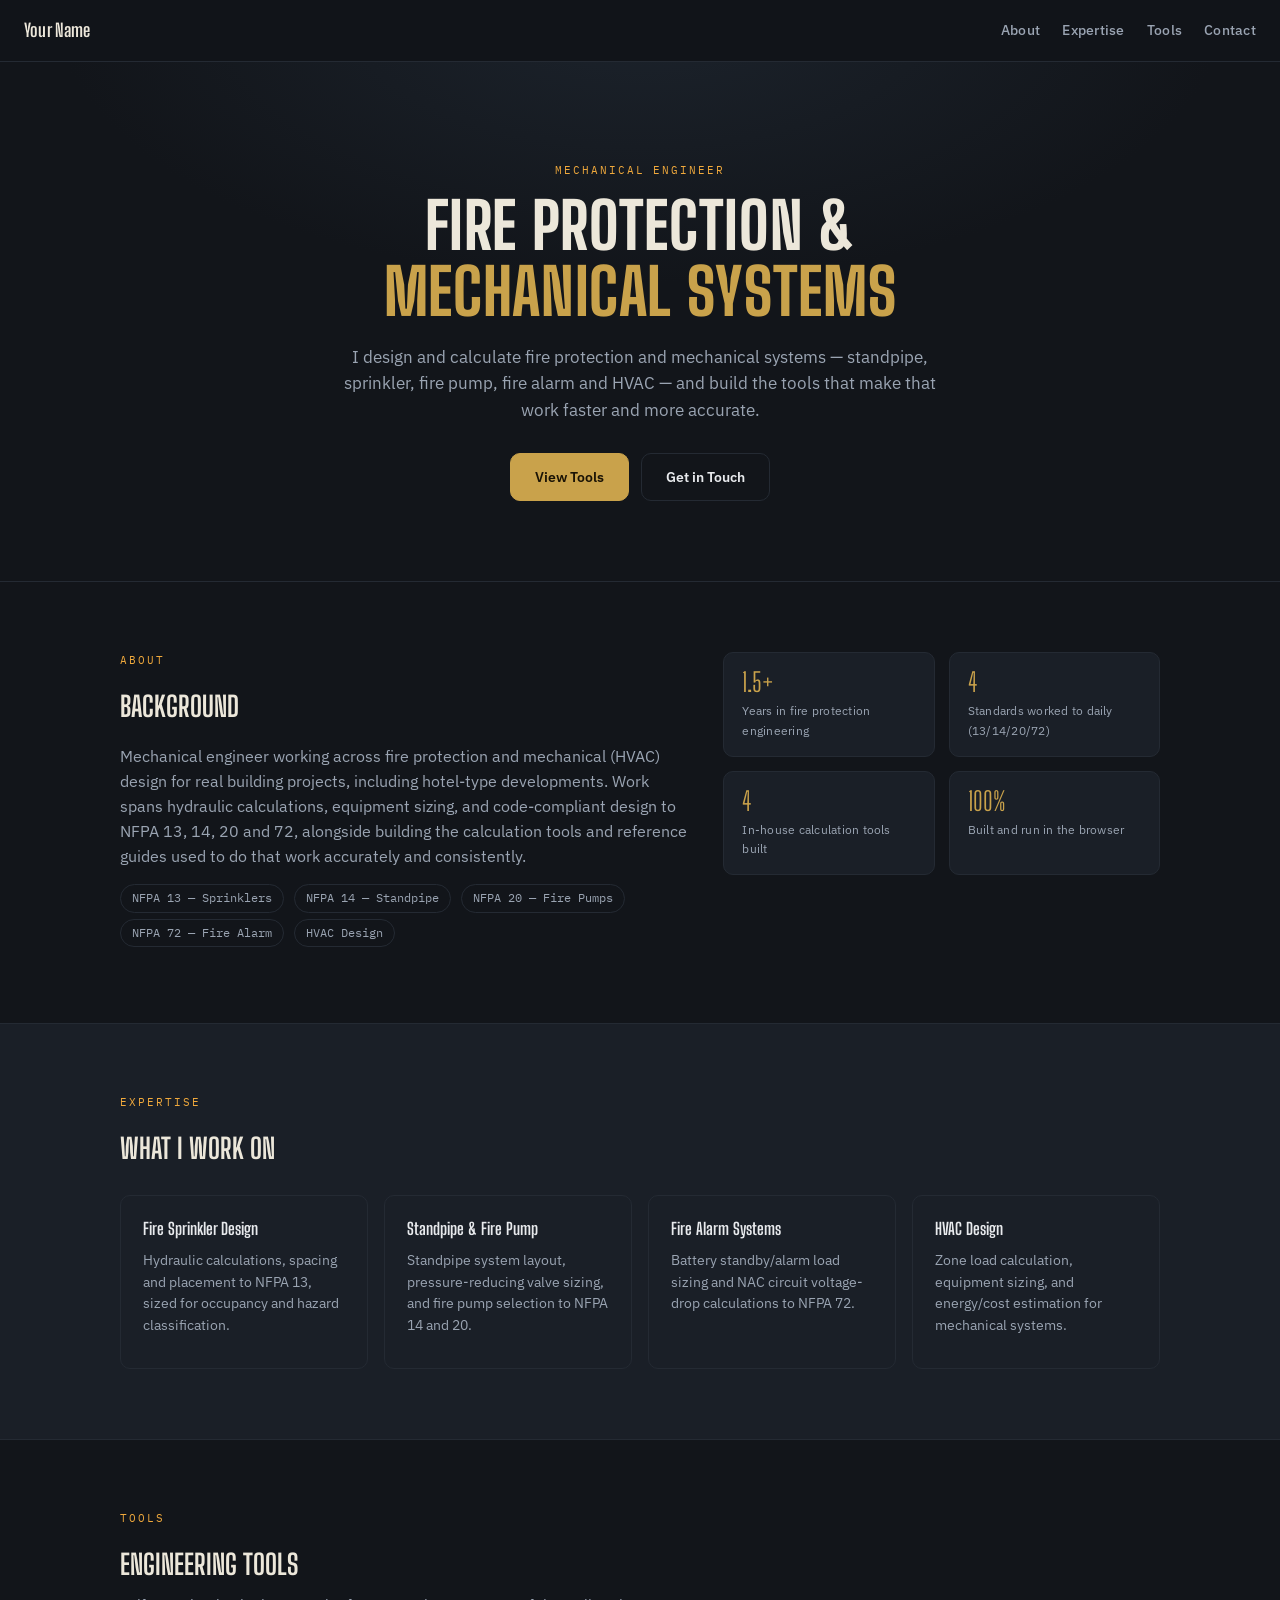
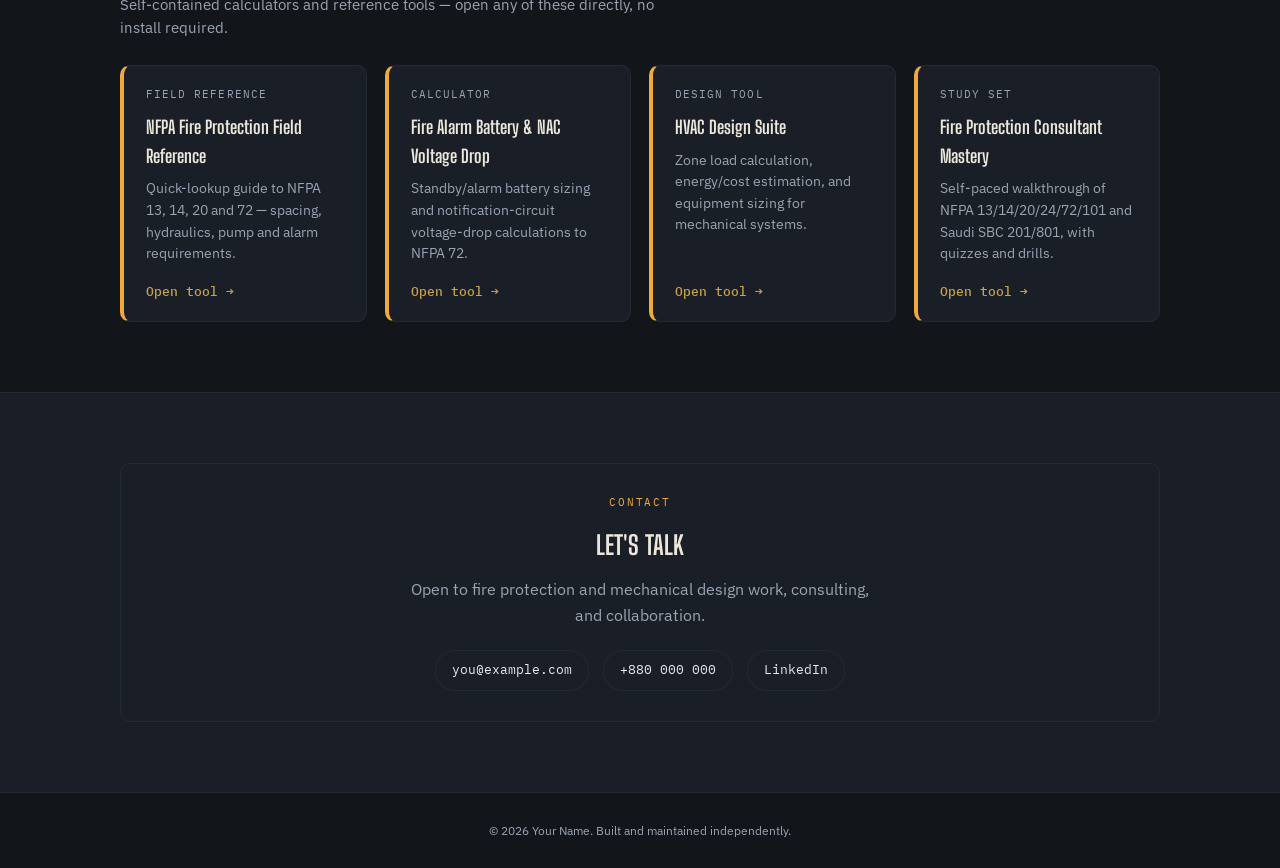
<file: index.html>
<!doctype html>
<html lang="en">
<head>
<meta charset="utf-8">
<meta name="viewport" content="width=device-width,initial-scale=1">
<title>Mechanical Engineer — Portfolio</title>
<meta name="description" content="Mechanical engineer specializing in fire protection systems — standpipe, sprinkler, fire pump, fire alarm and HVAC design tools.">
<link rel="preconnect" href="https://fonts.googleapis.com">
<link rel="preconnect" href="https://fonts.gstatic.com" crossorigin>
<link href="https://fonts.googleapis.com/css2?family=Big+Shoulders+Display:wght@600;700;800;900&family=IBM+Plex+Sans:wght@400;500;600;700&family=IBM+Plex+Mono:wght@400;500;600&display=swap" rel="stylesheet">
<style>
  :root{
    --ink:#12151a;
    --ink2:#1a1f27;
    --panel:#1a1f27;
    --panel2:#20262f;
    --panel-raised:#242b35;
    --line:#2d333d;
    --line-soft:#242a33;
    --paper:#ece7da;
    --paper-dim:#d9d2c0;
    --alarm:#e0524a;
    --amber:#f0a93c;
    --safe:#3ecf6e;
    --brass:#c9a24b;
    --blue:#5b9bd9;
    --ink-text:#e8eaed;
    --ink-text-dim:#9aa4b2;
    --radius:10px;
    --display:'Big Shoulders Display', sans-serif;
    --body:'IBM Plex Sans', system-ui, -apple-system, sans-serif;
    --mono:'IBM Plex Mono', 'Courier New', monospace;
  }
  *{box-sizing:border-box;}
  html{scroll-behavior:smooth;}
  body{
    margin:0;
    background:var(--ink);
    color:var(--ink-text);
    font-family:var(--body);
    line-height:1.6;
    -webkit-font-smoothing:antialiased;
  }
  a{color:var(--brass); text-decoration:none;}
  a:hover{text-decoration:underline;}
  img{max-width:100%;}
  section{padding:70px 24px;}
  .wrap{max-width:1040px; margin:0 auto;}

  .eyebrow{
    font-family:var(--mono); font-size:11px; letter-spacing:.18em;
    color:var(--amber); text-transform:uppercase; margin:0 0 14px;
  }
  h1,h2,h3{font-family:var(--display); margin:0; color:var(--paper);}
  .tag{
    display:inline-block; font-family:var(--mono); font-size:11.5px;
    padding:4px 11px; border-radius:20px; border:1px solid var(--line-soft);
    color:var(--ink-text-dim); margin:0 6px 6px 0;
  }

  /* ===== Nav ===== */
  nav.topnav{
    position:sticky; top:0; z-index:50;
    display:flex; align-items:center; justify-content:space-between;
    padding:16px 24px;
    background:rgba(18,21,26,.9);
    backdrop-filter:blur(6px);
    border-bottom:1px solid var(--line-soft);
  }
  nav.topnav .brand{
    font-family:var(--display); font-weight:700; font-size:18px; color:var(--paper);
    letter-spacing:.01em;
  }
  nav.topnav .links{display:flex; gap:22px;}
  nav.topnav .links a{
    color:var(--ink-text-dim); font-size:13.5px; font-weight:500;
    text-decoration:none; letter-spacing:.02em;
  }
  nav.topnav .links a:hover{color:var(--paper);}

  /* ===== Hero ===== */
  .hero{
    padding:100px 24px 80px;
    text-align:center;
    background:
      radial-gradient(ellipse 900px 420px at 50% -10%, #1c232c 0%, var(--ink) 65%);
    border-bottom:1px solid var(--line-soft);
  }
  .hero .eyebrow{justify-content:center; display:flex;}
  .hero h1{
    font-size:clamp(38px, 6vw, 64px);
    font-weight:800;
    text-transform:uppercase;
    letter-spacing:.01em;
    line-height:1.02;
  }
  .hero h1 span{color:var(--brass);}
  .hero p.lede{
    max-width:600px; margin:20px auto 0;
    color:var(--ink-text-dim); font-size:16.5px;
  }
  .hero .cta-row{
    display:flex; gap:12px; justify-content:center; margin-top:30px; flex-wrap:wrap;
  }
  .btn{
    display:inline-block;
    font-family:var(--body); font-weight:600; font-size:14px;
    padding:12px 24px; border-radius:var(--radius);
    text-decoration:none;
    border:1px solid var(--line-soft);
  }
  .btn-primary{background:var(--brass); color:#1a1305; border-color:var(--brass);}
  .btn-primary:hover{background:#dbb35f; text-decoration:none;}
  .btn-ghost{color:var(--ink-text); border-color:var(--line-soft);}
  .btn-ghost:hover{border-color:var(--brass); color:var(--brass); text-decoration:none;}

  /* ===== About ===== */
  .about-grid{
    display:grid; grid-template-columns:1.3fr 1fr; gap:36px; align-items:start;
  }
  .about-grid p{color:var(--ink-text-dim); font-size:15.5px; max-width:60ch;}
  .stat-list{display:grid; grid-template-columns:1fr 1fr; gap:14px;}
  .stat{
    background:var(--panel); border:1px solid var(--line-soft); border-radius:var(--radius);
    padding:16px 18px;
  }
  .stat .num{font-family:var(--display); font-size:26px; color:var(--brass); line-height:1;}
  .stat .label{font-size:12px; color:var(--ink-text-dim); margin-top:6px; letter-spacing:.02em;}

  /* ===== Expertise ===== */
  .exp-grid{
    display:grid; grid-template-columns:repeat(auto-fit, minmax(230px,1fr)); gap:16px;
  }
  .exp-card{
    background:var(--panel); border:1px solid var(--line-soft); border-radius:var(--radius);
    padding:20px 22px;
  }
  .exp-card h3{font-size:16.5px; margin-bottom:8px; color:var(--ink-text); text-transform:none;}
  .exp-card p{font-size:13.5px; color:var(--ink-text-dim); margin:0 0 12px;}

  /* ===== Tools ===== */
  .tools-grid{
    display:grid; grid-template-columns:repeat(auto-fit, minmax(240px,1fr)); gap:18px;
  }
  .tool-card{
    display:flex; flex-direction:column;
    background:var(--panel); border:1px solid var(--line-soft); border-left:4px solid var(--amber);
    border-radius:var(--radius); padding:20px 22px;
    transition:transform .15s ease, border-color .15s ease;
  }
  .tool-card:hover{transform:translateY(-3px); border-left-color:var(--brass);}
  .tool-card .tool-kind{font-family:var(--mono); font-size:10.5px; letter-spacing:.1em; text-transform:uppercase; color:var(--ink-text-dim); margin-bottom:10px;}
  .tool-card h3{font-size:18px; margin-bottom:8px; text-transform:none;}
  .tool-card p{font-size:13.5px; color:var(--ink-text-dim); flex:1; margin:0 0 16px;}
  .tool-card .open{
    font-family:var(--mono); font-size:12.5px; font-weight:500; color:var(--brass);
    display:inline-flex; align-items:center; gap:6px;
  }
  .tool-card:hover .open{text-decoration:underline;}

  /* ===== Contact ===== */
  .contact-card{
    background:var(--panel); border:1px solid var(--line-soft); border-radius:var(--radius);
    padding:30px 28px; text-align:center;
  }
  .contact-card h2{font-size:26px; text-transform:uppercase;}
  .contact-card p{color:var(--ink-text-dim); max-width:46ch; margin:10px auto 22px;}
  .contact-links{display:flex; gap:14px; justify-content:center; flex-wrap:wrap;}
  .contact-links a{
    font-family:var(--mono); font-size:13px; padding:9px 16px; border:1px solid var(--line-soft);
    border-radius:20px; color:var(--ink-text);
  }
  .contact-links a:hover{border-color:var(--brass); color:var(--brass); text-decoration:none;}

  footer{
    text-align:center; padding:28px 24px; font-size:12px; color:var(--ink-text-dim);
    border-top:1px solid var(--line-soft);
  }

  @media (max-width:720px){
    .about-grid{grid-template-columns:1fr;}
    nav.topnav .links{gap:14px;}
    section{padding:50px 18px;}
  }
</style>
</head>
<body>

<nav class="topnav">
  <div class="brand"><!-- EDIT: your name/initials --> Your Name</div>
  <div class="links">
    <a href="#about">About</a>
    <a href="#expertise">Expertise</a>
    <a href="#tools">Tools</a>
    <a href="#contact">Contact</a>
  </div>
</nav>

<header class="hero">
  <div class="eyebrow">Mechanical Engineer</div>
  <h1>Fire Protection &amp;<br><span>Mechanical Systems</span></h1>
  <p class="lede"><!-- EDIT: your tagline -->
    I design and calculate fire protection and mechanical systems — standpipe, sprinkler,
    fire pump, fire alarm and HVAC — and build the tools that make that work faster and more accurate.
  </p>
  <div class="cta-row">
    <a href="#tools" class="btn btn-primary">View Tools</a>
    <a href="#contact" class="btn btn-ghost">Get in Touch</a>
  </div>
</header>

<section id="about">
  <div class="wrap about-grid">
    <div>
      <div class="eyebrow">About</div>
      <h2 style="text-transform:uppercase; font-size:28px; margin-bottom:14px;">Background</h2>
      <p><!-- EDIT: your bio -->
        Mechanical engineer working across fire protection and mechanical (HVAC) design for
        real building projects, including hotel-type developments. Work spans hydraulic
        calculations, equipment sizing, and code-compliant design to NFPA 13, 14, 20 and 72,
        alongside building the calculation tools and reference guides used to do that work
        accurately and consistently.
      </p>
      <div style="margin-top:16px;">
        <span class="tag">NFPA 13 — Sprinklers</span>
        <span class="tag">NFPA 14 — Standpipe</span>
        <span class="tag">NFPA 20 — Fire Pumps</span>
        <span class="tag">NFPA 72 — Fire Alarm</span>
        <span class="tag">HVAC Design</span>
      </div>
    </div>
    <div class="stat-list">
      <div class="stat"><div class="num">1.5+</div><div class="label">Years in fire protection engineering</div></div>
      <div class="stat"><div class="num">4</div><div class="label">Standards worked to daily (13/14/20/72)</div></div>
      <div class="stat"><div class="num">4</div><div class="label">In-house calculation tools built</div></div>
      <div class="stat"><div class="num">100%</div><div class="label">Built and run in the browser</div></div>
    </div>
  </div>
</section>

<section id="expertise" style="background:var(--ink2); border-top:1px solid var(--line-soft); border-bottom:1px solid var(--line-soft);">
  <div class="wrap">
    <div class="eyebrow">Expertise</div>
    <h2 style="text-transform:uppercase; font-size:28px; margin-bottom:24px;">What I Work On</h2>
    <div class="exp-grid">
      <div class="exp-card">
        <h3>Fire Sprinkler Design</h3>
        <p>Hydraulic calculations, spacing and placement to NFPA 13, sized for occupancy and hazard classification.</p>
      </div>
      <div class="exp-card">
        <h3>Standpipe &amp; Fire Pump</h3>
        <p>Standpipe system layout, pressure-reducing valve sizing, and fire pump selection to NFPA 14 and 20.</p>
      </div>
      <div class="exp-card">
        <h3>Fire Alarm Systems</h3>
        <p>Battery standby/alarm load sizing and NAC circuit voltage-drop calculations to NFPA 72.</p>
      </div>
      <div class="exp-card">
        <h3>HVAC Design</h3>
        <p>Zone load calculation, equipment sizing, and energy/cost estimation for mechanical systems.</p>
      </div>
    </div>
  </div>
</section>

<section id="tools">
  <div class="wrap">
    <div class="eyebrow">Tools</div>
    <h2 style="text-transform:uppercase; font-size:28px; margin-bottom:6px;">Engineering Tools</h2>
    <p style="color:var(--ink-text-dim); font-size:14.5px; margin:0 0 26px; max-width:60ch;">
      Self-contained calculators and reference tools — open any of these directly, no install required.
    </p>
    <div class="tools-grid">
      <a class="tool-card" href="fire_rules_V3.html">
        <div class="tool-kind">Field Reference</div>
        <h3>NFPA Fire Protection Field Reference</h3>
        <p>Quick-lookup guide to NFPA 13, 14, 20 and 72 — spacing, hydraulics, pump and alarm requirements.</p>
        <span class="open">Open tool →</span>
      </a>
      <a class="tool-card" href="fire_alarm_battery_NAC_voltage_drop_.html">
        <div class="tool-kind">Calculator</div>
        <h3>Fire Alarm Battery &amp; NAC Voltage Drop</h3>
        <p>Standby/alarm battery sizing and notification-circuit voltage-drop calculations to NFPA 72.</p>
        <span class="open">Open tool →</span>
      </a>
      <a class="tool-card" href="hvac_design_suite_V6.html">
        <div class="tool-kind">Design Tool</div>
        <h3>HVAC Design Suite</h3>
        <p>Zone load calculation, energy/cost estimation, and equipment sizing for mechanical systems.</p>
        <span class="open">Open tool →</span>
      </a>
      <a class="tool-card" href="fire_protection_consultant_mastery_all_levels.html">
        <div class="tool-kind">Study Set</div>
        <h3>Fire Protection Consultant Mastery</h3>
        <p>Self-paced walkthrough of NFPA 13/14/20/24/72/101 and Saudi SBC 201/801, with quizzes and drills.</p>
        <span class="open">Open tool →</span>
      </a>
    </div>
  </div>
</section>

<section id="contact" style="background:var(--ink2); border-top:1px solid var(--line-soft);">
  <div class="wrap">
    <div class="contact-card">
      <div class="eyebrow" style="justify-content:center; display:flex;">Contact</div>
      <h2>Let's Talk</h2>
      <p><!-- EDIT: your contact blurb -->
        Open to fire protection and mechanical design work, consulting, and collaboration.
      </p>
      <div class="contact-links">
        <a href="mailto:you@example.com"><!-- EDIT --> you@example.com</a>
        <a href="tel:+8800000000"><!-- EDIT --> +880 000 000</a>
        <a href="https://linkedin.com/in/yourprofile" target="_blank" rel="noopener"><!-- EDIT --> LinkedIn</a>
      </div>
    </div>
  </div>
</section>

<footer>
  &copy; <span id="year"></span> <!-- EDIT: your name -->Your Name. Built and maintained independently.
</footer>

<script>
  document.getElementById("year").textContent = new Date().getFullYear();
</script>
</body>
</html>
</file>
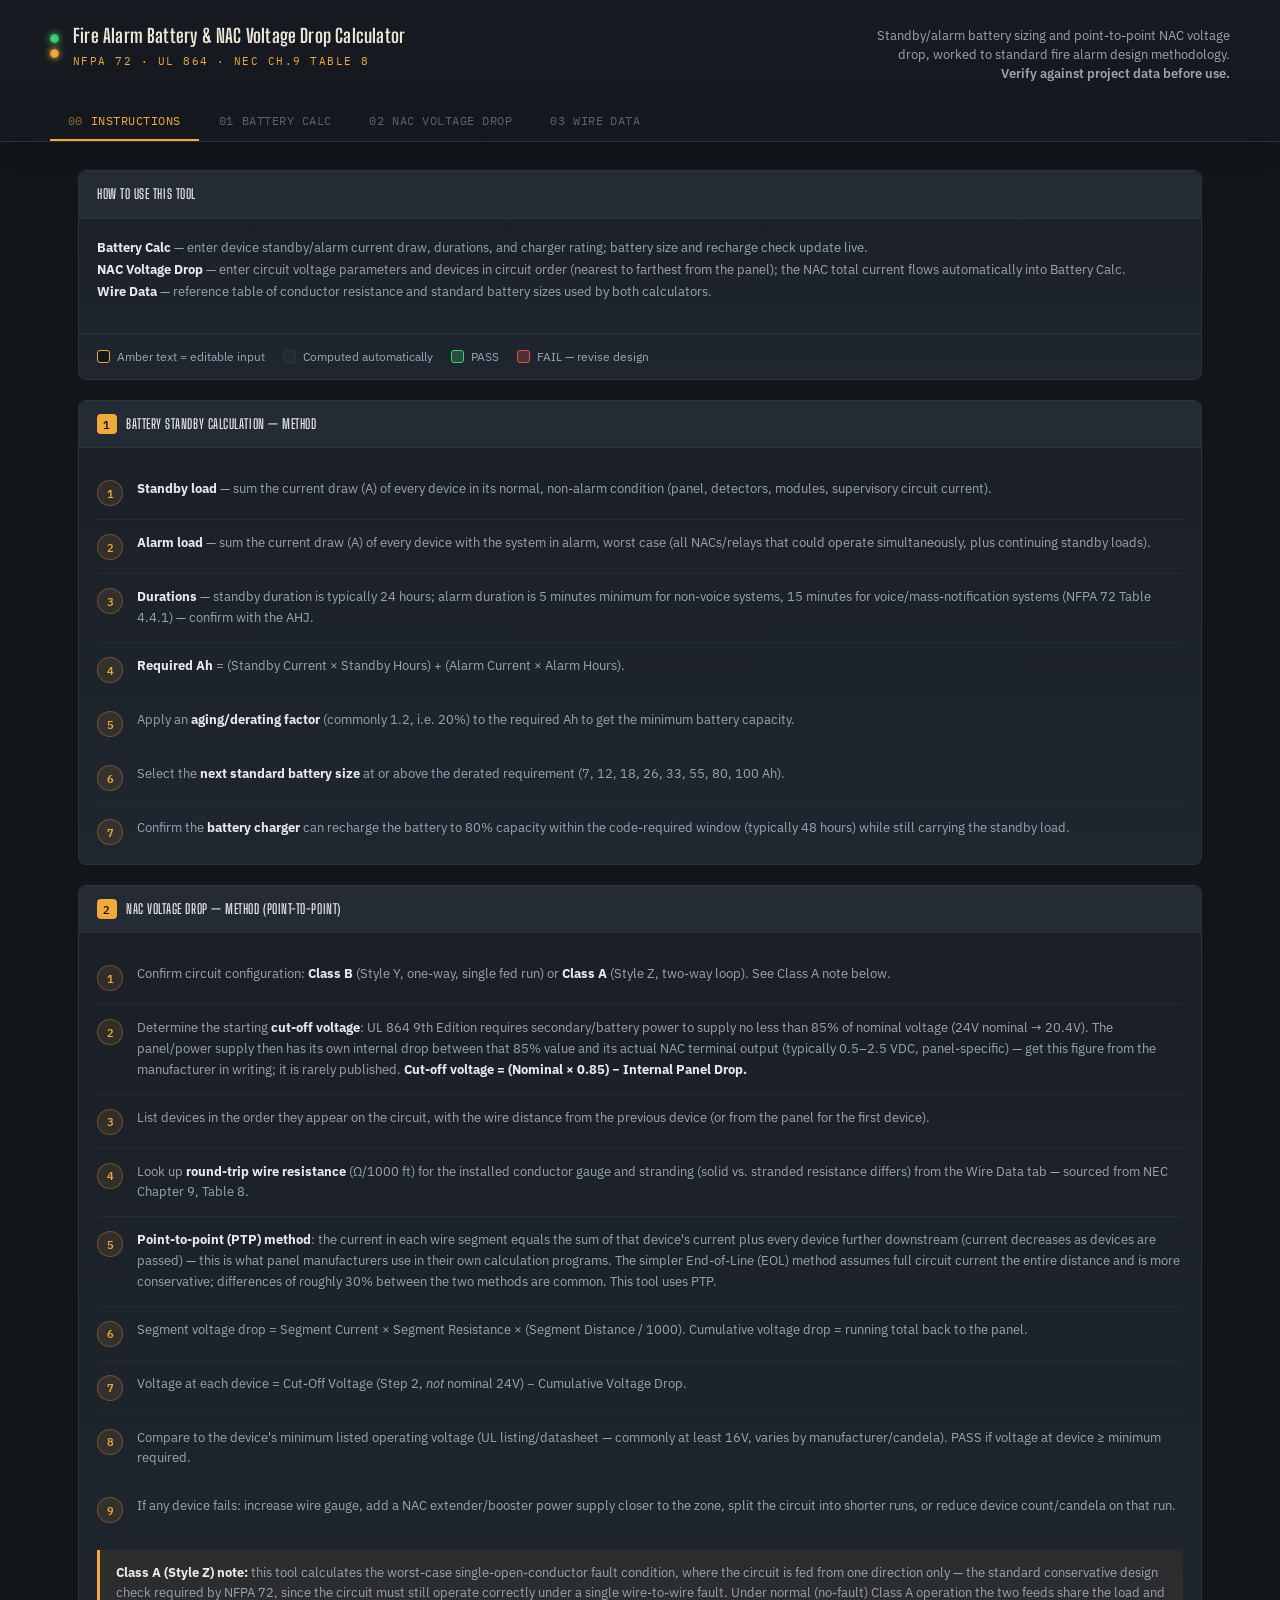
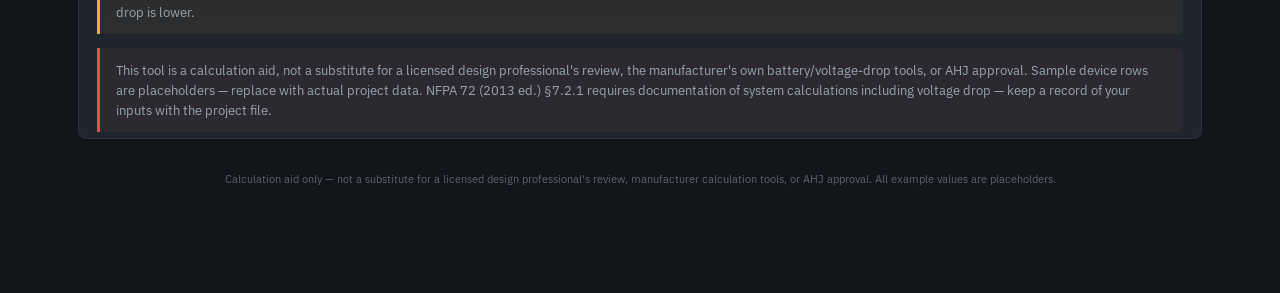
<file: fire_alarm_battery_NAC_voltage_drop_.html>
<!DOCTYPE html>
<html lang="en">
<head>
<meta charset="UTF-8">
<meta name="viewport" content="width=device-width, initial-scale=1.0">
<title>Fire Alarm Battery &amp; NAC Voltage Drop Calculator</title>
<link rel="preconnect" href="https://fonts.googleapis.com">
<link rel="preconnect" href="https://fonts.gstatic.com" crossorigin>
<link href="https://fonts.googleapis.com/css2?family=Big+Shoulders+Display:wght@600;700;800;900&family=IBM+Plex+Sans:wght@400;500;600;700&family=IBM+Plex+Mono:wght@400;500;600&display=swap" rel="stylesheet">
<style>
:root{
  --bg:#12151a;
  --panel:#1a1f27;
  --panel-alt:#20262f;
  --panel-raised:#242b35;
  --border:#2d333d;
  --border-soft:#242a33;
  --text:#e8eaed;
  --text-dim:#9aa4b2;
  --text-faint:#5b6472;
  --amber:#f0a93c;
  --amber-dim:#8a6a2e;
  --brass:#c9a24b;
  --paper:#ece7da;
  --green:#3ecf6e;
  --red:#e0524a;
  --blue:#5b9bd9;
  --mono:'IBM Plex Mono', ui-monospace, monospace;
  --sans:'IBM Plex Sans', system-ui, sans-serif;
  --display:'Big Shoulders Display', var(--sans);
  --radius:8px;
}
*{box-sizing:border-box;}
html,body{margin:0;padding:0;}
body{
  background:
    radial-gradient(ellipse 1200px 600px at 50% -10%, #1c2129 0%, var(--bg) 55%);
  color:var(--text);
  font-family:var(--sans);
  font-size:14px;
  line-height:1.5;
  -webkit-font-smoothing:antialiased;
  min-height:100vh;
  padding-bottom:80px;
}
a{color:var(--brass);}

/* ---------------- topbar ---------------- */
.topbar{
  border-bottom:1px solid var(--border);
  background:linear-gradient(180deg, #171b21 0%, #14171d 100%);
  padding:22px 28px 0 28px;
  position:sticky; top:0; z-index:50;
  box-shadow:0 8px 24px -12px rgba(0,0,0,.6);
}
.topbar-inner{max-width:1180px;margin:0 auto;}
.brand-row{display:flex; align-items:flex-start; justify-content:space-between; gap:24px; flex-wrap:wrap;}
.brand-plate{display:flex; align-items:center; gap:14px;}
.led-strip{display:flex; gap:6px; flex-direction:column; align-items:center;}
.led{
  width:9px;height:9px;border-radius:50%;
  background:var(--green);
  box-shadow:0 0 6px 1px rgba(62,207,110,.7), inset 0 0 2px rgba(0,0,0,.4);
  animation:pulse 3.2s ease-in-out infinite;
}
.led.amber{background:var(--amber); box-shadow:0 0 6px 1px rgba(240,169,60,.7), inset 0 0 2px rgba(0,0,0,.4); animation-delay:.6s;}
.led.dim{background:#3a4048; box-shadow:none; animation:none;}
@keyframes pulse{0%,100%{opacity:1;}50%{opacity:.45;}}
.brand-text h1{
  font-family:var(--display); font-weight:700; font-size:19px; letter-spacing:.01em;
  margin:0; color:var(--paper);
}
.brand-text .tag{
  font-family:var(--mono); font-size:10.5px; letter-spacing:.14em; text-transform:uppercase;
  color:var(--amber); margin-top:3px;
}
.brand-sub{
  font-size:12.5px; color:var(--text-dim); max-width:360px; text-align:right; padding-top:4px;
}
.brand-sub strong{color:var(--text-dim); font-weight:600;}

/* tabs */
.tabs{display:flex; gap:2px; margin-top:20px; overflow-x:auto;}
.tab-btn{
  font-family:var(--mono); font-size:12px; letter-spacing:.04em;
  background:transparent; border:none; color:var(--text-faint);
  padding:11px 18px; cursor:pointer; white-space:nowrap;
  border-bottom:2px solid transparent;
  transition:color .15s ease, border-color .15s ease, background .15s ease;
  text-transform:uppercase;
}
.tab-btn:hover{color:var(--text-dim); background:rgba(255,255,255,.02);}
.tab-btn.active{color:var(--amber); border-bottom:2px solid var(--amber);}
.tab-btn .num{color:var(--text-faint); margin-right:8px;}
.tab-btn.active .num{color:var(--amber-dim);}

/* ---------------- layout ---------------- */
main{max-width:1180px; margin:0 auto; padding:28px 28px 0 28px;}
.view{display:none; animation:fadein .25s ease;}
.view.active{display:block;}
@keyframes fadein{from{opacity:0; transform:translateY(4px);} to{opacity:1; transform:translateY(0);}}

.card{
  background:linear-gradient(180deg, var(--panel) 0%, var(--panel-alt) 100%);
  border:1px solid var(--border);
  border-radius:var(--radius);
  margin-bottom:20px;
  overflow:hidden;
}
.card-head{
  display:flex; align-items:center; justify-content:space-between; gap:12px;
  padding:13px 18px;
  background:var(--panel-raised);
  border-bottom:1px solid var(--border);
}
.card-head h2{
  font-family:var(--display); font-size:13.5px; font-weight:600;
  letter-spacing:.04em; text-transform:uppercase; color:var(--text); margin:0;
  display:flex; align-items:center; gap:9px;
}
.card-head h2 .step-num{
  font-family:var(--mono); font-size:11px; color:var(--bg); background:var(--amber);
  width:20px;height:20px;border-radius:4px; display:inline-flex; align-items:center; justify-content:center;
  flex:none;
}
.card-body{padding:18px;}
.card-note{font-size:12px; color:var(--text-faint); padding:0 18px 16px 18px; line-height:1.55;}

/* ---------------- tables ---------------- */
.tbl-wrap{overflow-x:auto; border-radius:6px; border:1px solid var(--border-soft);}
table.data{width:100%; border-collapse:collapse; font-size:12.5px; min-width:640px;}
table.data th{
  font-family:var(--mono); font-size:10px; letter-spacing:.06em; text-transform:uppercase;
  color:var(--text-faint); text-align:left; padding:9px 10px;
  background:var(--panel-raised); border-bottom:1px solid var(--border);
  white-space:nowrap; position:sticky; top:0;
}
table.data td{
  padding:6px 8px; border-bottom:1px solid var(--border-soft); vertical-align:middle;
}
table.data tbody tr:hover{background:rgba(255,255,255,.015);}
table.data tbody tr.base-row{background:rgba(255,255,255,.02); color:var(--text-faint);}
table.data tfoot td{
  padding:10px 8px; font-family:var(--mono); font-weight:600; border-top:1px solid var(--border);
  background:var(--panel-raised);
}
td.num, th.num{text-align:right;}
td.center, th.center{text-align:center;}

input.cell, select.cell{
  width:100%; min-width:56px;
  background:var(--bg); border:1px solid var(--border); color:var(--amber);
  font-family:var(--mono); font-size:12.5px; border-radius:4px;
  padding:5px 7px; outline:none; transition:border-color .12s ease, box-shadow .12s ease;
}
input.cell.text-cell{color:var(--text); min-width:130px;}
input.cell:focus, select.cell:focus{border-color:var(--amber); box-shadow:0 0 0 2px rgba(240,169,60,.15);}
input.cell::-webkit-outer-spin-button, input.cell::-webkit-inner-spin-button{opacity:.4;}
select.cell{color:var(--text); cursor:pointer;}

.computed{font-family:var(--mono); color:var(--text-dim);}
.computed.strong{color:var(--text); font-weight:600;}

.row-del{
  background:transparent; border:1px solid var(--border); color:var(--text-faint);
  width:24px; height:24px; border-radius:5px; cursor:pointer; line-height:1;
  font-size:14px; display:inline-flex; align-items:center; justify-content:center;
}
.row-del:hover{border-color:var(--red); color:var(--red);}

.tbl-actions{display:flex; justify-content:space-between; align-items:center; padding:11px 18px; background:var(--panel);}
.btn{
  font-family:var(--mono); font-size:11.5px; letter-spacing:.03em; text-transform:uppercase;
  background:var(--panel-raised); border:1px solid var(--border); color:var(--text-dim);
  padding:8px 14px; border-radius:5px; cursor:pointer; transition:all .12s ease;
}
.btn:hover{border-color:var(--amber); color:var(--amber);}
.btn.primary{background:var(--amber); border-color:var(--amber); color:#1a1305; font-weight:600;}
.btn.primary:hover{background:#f7b658;}
.btn.ghost{background:transparent;}

/* ---------------- inputs grid (settings) ---------------- */
.grid-inputs{display:grid; grid-template-columns:repeat(auto-fit, minmax(230px,1fr)); gap:14px 18px;}
.field{display:flex; flex-direction:column; gap:6px;}
.field label{
  font-size:11.5px; color:var(--text-dim); font-weight:500; display:flex; align-items:center; gap:6px;
}
.field .hint{font-size:10.5px; color:var(--text-faint); line-height:1.4; margin-top:1px;}
.field input, .field select{
  background:var(--bg); border:1px solid var(--border); color:var(--amber);
  font-family:var(--mono); font-size:13.5px; padding:9px 10px; border-radius:6px; outline:none;
}
.field input:focus, .field select:focus{border-color:var(--amber); box-shadow:0 0 0 2px rgba(240,169,60,.15);}
.field.readout input, .field.readout .ro-value{color:var(--text); }
.ro-value{
  background:var(--panel-raised); border:1px solid var(--border); border-radius:6px;
  padding:9px 10px; font-family:var(--mono); font-size:14px; font-weight:600; color:var(--amber);
}

/* ---------------- readout / results strip ---------------- */
.readout-strip{display:grid; grid-template-columns:repeat(auto-fit, minmax(150px,1fr)); gap:1px; background:var(--border); border:1px solid var(--border); border-radius:6px; overflow:hidden;}
.readout{background:var(--panel); padding:14px 16px;}
.readout .label{font-size:10px; letter-spacing:.05em; text-transform:uppercase; color:var(--text-faint); font-family:var(--mono);}
.readout .value{font-family:var(--mono); font-size:21px; font-weight:600; color:var(--text); margin-top:4px;}
.readout .unit{font-size:11px; color:var(--text-faint); margin-left:3px; font-weight:400;}
.readout.key .value{color:var(--amber);}

/* ---------------- LED status ---------------- */
.status-pill{
  display:inline-flex; align-items:center; gap:7px;
  font-family:var(--mono); font-size:11px; font-weight:600; letter-spacing:.04em;
  padding:4px 10px 4px 8px; border-radius:20px; text-transform:uppercase;
}
.status-pill .dot{width:8px;height:8px;border-radius:50%;}
.status-pill.pass{background:rgba(62,207,110,.1); color:var(--green); border:1px solid rgba(62,207,110,.3);}
.status-pill.pass .dot{background:var(--green); box-shadow:0 0 6px 1px rgba(62,207,110,.8);}
.status-pill.fail{background:rgba(224,82,74,.1); color:var(--red); border:1px solid rgba(224,82,74,.3);}
.status-pill.fail .dot{background:var(--red); box-shadow:0 0 6px 1px rgba(224,82,74,.8);}
.status-pill.idle{background:rgba(255,255,255,.03); color:var(--text-faint); border:1px solid var(--border);}
.status-pill.idle .dot{background:var(--text-faint);}

.status-banner{
  display:flex; align-items:center; justify-content:space-between; gap:16px; flex-wrap:wrap;
  padding:18px 20px; border-radius:8px; border:1px solid var(--border);
  background:var(--panel-raised);
}
.status-banner .msg{font-size:13px; color:var(--text-dim);}
.status-banner .msg strong{color:var(--text); font-family:var(--mono);}
.big-led{display:flex; align-items:center; gap:12px;}
.big-led .ring{
  width:16px;height:16px;border-radius:50%; flex:none;
}
.big-led .ring.pass{background:var(--green); box-shadow:0 0 16px 4px rgba(62,207,110,.65);}
.big-led .ring.fail{background:var(--red); box-shadow:0 0 16px 4px rgba(224,82,74,.65);}
.big-led .txt{font-family:var(--display); font-weight:700; font-size:16px; letter-spacing:.02em;}
.big-led .txt.pass{color:var(--green);}
.big-led .txt.fail{color:var(--red);}

/* ---------------- instructions ---------------- */
.step-list{list-style:none; margin:0; padding:0; counter-reset:step;}
.step-list li{
  counter-increment:step;
  display:flex; gap:14px; padding:13px 0; border-bottom:1px solid var(--border-soft);
}
.step-list li:last-child{border-bottom:none;}
.step-list li::before{
  content:counter(step);
  font-family:var(--mono); font-size:11px; font-weight:600; color:var(--amber);
  background:rgba(240,169,60,.1); border:1px solid rgba(240,169,60,.3);
  width:24px; height:24px; border-radius:50%; flex:none;
  display:flex; align-items:center; justify-content:center; margin-top:1px;
}
.step-list p{margin:0; font-size:13px; color:var(--text-dim); line-height:1.6;}
.step-list strong{color:var(--text);}

.callout{
  border-left:3px solid var(--amber); background:rgba(240,169,60,.06);
  padding:12px 16px; border-radius:0 6px 6px 0; font-size:12.5px; color:var(--text-dim); line-height:1.6; margin-top:14px;
}
.callout.red{border-left-color:var(--red); background:rgba(224,82,74,.06);}
.callout strong{color:var(--text);}

.legend-row{display:flex; gap:18px; flex-wrap:wrap; padding:14px 18px; font-size:11.5px; color:var(--text-dim);}
.legend-item{display:flex; align-items:center; gap:7px;}
.swatch{width:13px;height:13px;border-radius:3px; border:1px solid var(--border);}
.swatch.input{background:var(--bg); border-color:var(--amber);}
.swatch.computed{background:var(--panel-raised);}
.swatch.pass{background:rgba(62,207,110,.25); border-color:var(--green);}
.swatch.fail{background:rgba(224,82,74,.25); border-color:var(--red);}

/* footer */
.footer-note{
  max-width:1180px; margin:32px auto 0 auto; padding:0 28px 24px 28px;
  font-size:11px; color:var(--text-faint); line-height:1.6; text-align:center;
}

/* responsive */
@media (max-width:720px){
  .topbar{padding:18px 16px 0 16px;}
  main{padding:20px 16px 0 16px;}
  .brand-sub{display:none;}
  .card-body{padding:14px;}
}
::-webkit-scrollbar{height:8px; width:8px;}
::-webkit-scrollbar-thumb{background:var(--border); border-radius:4px;}
::-webkit-scrollbar-track{background:transparent;}

@media print{
  body{background:#fff; color:#000;}
  .topbar{position:static; box-shadow:none;}
  .tabs{display:none;}
  .view{display:block !important;}
  .card{break-inside:avoid;}
}
</style>
</head>
<body>

<div class="topbar">
  <div class="topbar-inner">
    <div class="brand-row">
      <div class="brand-plate">
        <div class="led-strip">
          <div class="led"></div>
          <div class="led amber"></div>
        </div>
        <div class="brand-text">
          <h1>Fire Alarm Battery &amp; NAC Voltage Drop Calculator</h1>
          <div class="tag">NFPA 72 &middot; UL 864 &middot; NEC Ch.9 Table 8</div>
        </div>
      </div>
      <div class="brand-sub">Standby/alarm battery sizing and point-to-point NAC voltage drop, worked to standard fire alarm design methodology. <strong>Verify against project data before use.</strong></div>
    </div>
    <nav class="tabs">
      <button class="tab-btn active" data-view="instructions"><span class="num">00</span>Instructions</button>
      <button class="tab-btn" data-view="battery"><span class="num">01</span>Battery Calc</button>
      <button class="tab-btn" data-view="nac"><span class="num">02</span>NAC Voltage Drop</button>
      <button class="tab-btn" data-view="wire"><span class="num">03</span>Wire Data</button>
    </nav>
  </div>
</div>

<main>

  <!-- ================= INSTRUCTIONS ================= -->
  <section class="view active" id="view-instructions">

    <div class="card">
      <div class="card-head"><h2>How to use this tool</h2></div>
      <div class="card-body">
        <p style="color:var(--text-dim); font-size:13px; line-height:1.7; margin:0 0 12px 0;">
          <strong style="color:var(--text)">Battery Calc</strong> — enter device standby/alarm current draw, durations, and charger rating; battery size and recharge check update live.<br>
          <strong style="color:var(--text)">NAC Voltage Drop</strong> — enter circuit voltage parameters and devices in circuit order (nearest to farthest from the panel); the NAC total current flows automatically into Battery Calc.<br>
          <strong style="color:var(--text)">Wire Data</strong> — reference table of conductor resistance and standard battery sizes used by both calculators.
        </p>
      </div>
      <div class="legend-row" style="border-top:1px solid var(--border);">
        <div class="legend-item"><span class="swatch input"></span> Amber text = editable input</div>
        <div class="legend-item"><span class="swatch computed"></span> Computed automatically</div>
        <div class="legend-item"><span class="swatch pass"></span> PASS</div>
        <div class="legend-item"><span class="swatch fail"></span> FAIL — revise design</div>
      </div>
    </div>

    <div class="card">
      <div class="card-head"><h2><span class="step-num">1</span>Battery Standby Calculation — Method</h2></div>
      <div class="card-body" style="padding-bottom:6px;">
        <ol class="step-list">
          <li><p><strong>Standby load</strong> — sum the current draw (A) of every device in its normal, non-alarm condition (panel, detectors, modules, supervisory circuit current).</p></li>
          <li><p><strong>Alarm load</strong> — sum the current draw (A) of every device with the system in alarm, worst case (all NACs/relays that could operate simultaneously, plus continuing standby loads).</p></li>
          <li><p><strong>Durations</strong> — standby duration is typically 24 hours; alarm duration is 5 minutes minimum for non-voice systems, 15 minutes for voice/mass-notification systems (NFPA 72 Table 4.4.1) — confirm with the AHJ.</p></li>
          <li><p><strong>Required Ah</strong> = (Standby Current &times; Standby Hours) + (Alarm Current &times; Alarm Hours).</p></li>
          <li><p>Apply an <strong>aging/derating factor</strong> (commonly 1.2, i.e. 20%) to the required Ah to get the minimum battery capacity.</p></li>
          <li><p>Select the <strong>next standard battery size</strong> at or above the derated requirement (7, 12, 18, 26, 33, 55, 80, 100 Ah).</p></li>
          <li><p>Confirm the <strong>battery charger</strong> can recharge the battery to 80% capacity within the code-required window (typically 48 hours) while still carrying the standby load.</p></li>
        </ol>
      </div>
    </div>

    <div class="card">
      <div class="card-head"><h2><span class="step-num">2</span>NAC Voltage Drop — Method (Point-to-Point)</h2></div>
      <div class="card-body" style="padding-bottom:6px;">
        <ol class="step-list">
          <li><p>Confirm circuit configuration: <strong>Class B</strong> (Style Y, one-way, single fed run) or <strong>Class A</strong> (Style Z, two-way loop). See Class A note below.</p></li>
          <li><p>Determine the starting <strong>cut-off voltage</strong>: UL 864 9th Edition requires secondary/battery power to supply no less than 85% of nominal voltage (24V nominal &rarr; 20.4V). The panel/power supply then has its own internal drop between that 85% value and its actual NAC terminal output (typically 0.5&ndash;2.5 VDC, panel-specific) &mdash; get this figure from the manufacturer in writing; it is rarely published. <strong>Cut-off voltage = (Nominal &times; 0.85) &minus; Internal Panel Drop.</strong></p></li>
          <li><p>List devices in the order they appear on the circuit, with the wire distance from the previous device (or from the panel for the first device).</p></li>
          <li><p>Look up <strong>round-trip wire resistance</strong> (&Omega;/1000 ft) for the installed conductor gauge and stranding (solid vs. stranded resistance differs) from the Wire Data tab &mdash; sourced from NEC Chapter 9, Table 8.</p></li>
          <li><p><strong>Point-to-point (PTP) method</strong>: the current in each wire segment equals the sum of that device's current plus every device further downstream (current decreases as devices are passed) &mdash; this is what panel manufacturers use in their own calculation programs. The simpler End-of-Line (EOL) method assumes full circuit current the entire distance and is more conservative; differences of roughly 30% between the two methods are common. This tool uses PTP.</p></li>
          <li><p>Segment voltage drop = Segment Current &times; Segment Resistance &times; (Segment Distance / 1000). Cumulative voltage drop = running total back to the panel.</p></li>
          <li><p>Voltage at each device = Cut-Off Voltage (Step 2, <em>not</em> nominal 24V) &minus; Cumulative Voltage Drop.</p></li>
          <li><p>Compare to the device's minimum listed operating voltage (UL listing/datasheet &mdash; commonly at least 16V, varies by manufacturer/candela). PASS if voltage at device &ge; minimum required.</p></li>
          <li><p>If any device fails: increase wire gauge, add a NAC extender/booster power supply closer to the zone, split the circuit into shorter runs, or reduce device count/candela on that run.</p></li>
        </ol>
        <div class="callout">
          <strong>Class A (Style Z) note:</strong> this tool calculates the worst-case single-open-conductor fault condition, where the circuit is fed from one direction only — the standard conservative design check required by NFPA 72, since the circuit must still operate correctly under a single wire-to-wire fault. Under normal (no-fault) Class A operation the two feeds share the load and drop is lower.
        </div>
        <div class="callout red">
          This tool is a calculation aid, not a substitute for a licensed design professional's review, the manufacturer's own battery/voltage-drop tools, or AHJ approval. Sample device rows are placeholders — replace with actual project data. NFPA 72 (2013 ed.) &sect;7.2.1 requires documentation of system calculations including voltage drop — keep a record of your inputs with the project file.
        </div>
      </div>
    </div>

  </section>

  <!-- ================= BATTERY CALC ================= -->
  <section class="view" id="view-battery">

    <div class="card">
      <div class="card-head">
        <h2>1 &middot; Standby &amp; Alarm Connected Load</h2>
      </div>
      <div class="tbl-wrap">
        <table class="data" id="battery-table">
          <thead>
            <tr>
              <th style="width:28px;">#</th>
              <th>Component / Device</th>
              <th class="center" style="width:64px;">Qty</th>
              <th class="num" style="width:110px;">Standby (A ea)</th>
              <th class="num" style="width:110px;">Alarm (A ea)</th>
              <th class="num" style="width:100px;">Standby &Sigma;</th>
              <th class="num" style="width:100px;">Alarm &Sigma;</th>
              <th style="width:32px;"></th>
            </tr>
          </thead>
          <tbody id="battery-tbody"></tbody>
          <tfoot>
            <tr>
              <td colspan="5" style="text-align:right;">TOTAL CONNECTED LOAD</td>
              <td class="num" id="bt-total-standby">—</td>
              <td class="num" id="bt-total-alarm">—</td>
              <td></td>
            </tr>
          </tfoot>
        </table>
      </div>
      <div class="tbl-actions">
        <button class="btn" id="battery-add-row">+ Add device row</button>
        <span style="font-size:11px; color:var(--text-faint);">Sample rows are placeholders — edit freely. NAC row is linked live to the NAC Voltage Drop tab.</span>
      </div>
    </div>

    <div class="card">
      <div class="card-head"><h2>2 &middot; Standby &amp; Alarm Duration Requirements</h2></div>
      <div class="card-body">
        <div class="grid-inputs">
          <div class="field">
            <label for="in-standby-hours">Required standby duration</label>
            <input type="number" id="in-standby-hours" value="24" step="0.5" min="0">
            <div class="hint">hours — typically 24 hr for most protected premises systems (NFPA 72 Table 4.4.1)</div>
          </div>
          <div class="field">
            <label for="in-alarm-min">Required alarm duration</label>
            <input type="number" id="in-alarm-min" value="5" step="1" min="0">
            <div class="hint">minutes — 5 min min. (non-voice); 15 min for voice/mass notification</div>
          </div>
          <div class="field readout">
            <label>Alarm duration (converted)</label>
            <div class="ro-value" id="ro-alarm-hours">0.0833 hr</div>
          </div>
        </div>
      </div>
    </div>

    <div class="card">
      <div class="card-head"><h2>3 &middot; Required Battery Capacity</h2></div>
      <div class="card-body">
        <div class="readout-strip">
          <div class="readout"><div class="label">Total Standby Current</div><div class="value" id="ro-total-standby">—<span class="unit">A</span></div></div>
          <div class="readout"><div class="label">Total Alarm Current</div><div class="value" id="ro-total-alarm">—<span class="unit">A</span></div></div>
          <div class="readout"><div class="label">Standby Ah</div><div class="value" id="ro-standby-ah">—<span class="unit">Ah</span></div></div>
          <div class="readout"><div class="label">Alarm Ah</div><div class="value" id="ro-alarm-ah">—<span class="unit">Ah</span></div></div>
          <div class="readout key"><div class="label">Required Ah</div><div class="value" id="ro-required-ah">—<span class="unit">Ah</span></div></div>
        </div>
        <div class="grid-inputs" style="margin-top:16px;">
          <div class="field">
            <label for="in-derate">Aging / derating factor</label>
            <input type="number" id="in-derate" value="1.2" step="0.05" min="1">
            <div class="hint">typically 1.2 (20% derate) per common design practice — confirm with AHJ</div>
          </div>
          <div class="field readout">
            <label>Battery capacity required (derated)</label>
            <div class="ro-value" id="ro-battery-required" style="color:var(--amber); font-size:16px;">—</div>
          </div>
        </div>
      </div>
    </div>

    <div class="card">
      <div class="card-head"><h2>4 &middot; Standard Battery Selection</h2></div>
      <div class="card-body">
        <div class="readout-strip">
          <div class="readout key"><div class="label">Selected Standard Size</div><div class="value" id="ro-selected-battery">—<span class="unit">Ah</span></div></div>
        </div>
        <div class="hint" style="margin-top:8px;">From Wire Data tab standard catalog sizes (7 / 12 / 18 / 26 / 33 / 55 / 80 / 100 Ah). Confirm exact model and UL listing availability with the manufacturer selected for this project.</div>
      </div>
    </div>

    <div class="card">
      <div class="card-head"><h2>5 &middot; Battery Charger Recharge Check</h2></div>
      <div class="card-body">
        <div class="grid-inputs">
          <div class="field">
            <label for="in-charger-rating">Charger rated output current</label>
            <input type="number" id="in-charger-rating" value="3" step="0.1" min="0">
            <div class="hint">A — from panel/charger data sheet</div>
          </div>
          <div class="field">
            <label for="in-recharge-req">Required recharge time</label>
            <input type="number" id="in-recharge-req" value="48" step="1" min="0">
            <div class="hint">hours — NFPA 72 typical max. (some supervising-station configs require 24 hr)</div>
          </div>
          <div class="field readout">
            <label>Available charging current</label>
            <div class="ro-value" id="ro-charger-avail">—</div>
          </div>
          <div class="field readout">
            <label>Approx. time to recharge to 80%</label>
            <div class="ro-value" id="ro-recharge-time">—</div>
          </div>
        </div>
        <div style="margin-top:16px;">
          <span class="status-pill idle" id="charger-status-pill"><span class="dot"></span>—</span>
        </div>
      </div>
    </div>

  </section>

  <!-- ================= NAC VOLTAGE DROP ================= -->
  <section class="view" id="view-nac">

    <div class="card">
      <div class="card-head"><h2>1 &middot; Circuit Parameters</h2></div>
      <div class="card-body">
        <div class="grid-inputs">
          <div class="field">
            <label for="nac-id">Circuit designation</label>
            <input type="text" id="nac-id" value="NAC-1">
          </div>
          <div class="field">
            <label for="nac-type">Circuit type</label>
            <select id="nac-type">
              <option>Class B</option>
              <option>Class A</option>
            </select>
            <div class="hint">Style Y (Class B) or Style Z (Class A) — see Instructions for Class A note</div>
          </div>
          <div class="field">
            <label for="nac-nominal">Nominal system voltage</label>
            <input type="number" id="nac-nominal" value="24" step="1" min="0">
            <div class="hint">V — 24V or 12V nominal, per panel/power supply</div>
          </div>
          <div class="field">
            <label for="nac-derate">UL 864 secondary power derate</label>
            <input type="number" id="nac-derate" value="0.85" step="0.01" min="0" max="1">
            <div class="hint">UL 864 9th Ed. — secondary/battery power must supply &ge; 85% of nominal</div>
          </div>
          <div class="field readout">
            <label>Derated starting voltage</label>
            <div class="ro-value" id="ro-derated-v">—</div>
          </div>
          <div class="field">
            <label for="nac-panel-drop">Panel internal voltage drop</label>
            <input type="number" id="nac-panel-drop" value="1.0" step="0.1" min="0">
            <div class="hint">V — typ. 0.5&ndash;2.5 VDC, panel-specific — get from manufacturer in writing</div>
          </div>
          <div class="field readout">
            <label>NAC terminal cut-off voltage</label>
            <div class="ro-value" id="ro-cutoff-v" style="color:var(--amber); font-size:15px;">—</div>
          </div>
          <div class="field">
            <label for="nac-gauge">Wire gauge / stranding</label>
            <select id="nac-gauge"></select>
            <div class="hint">selects resistance from Wire Data tab (NEC Ch.9 Table 8)</div>
          </div>
          <div class="field readout">
            <label>Round-trip wire resistance</label>
            <div class="ro-value" id="ro-wire-res">—</div>
          </div>
        </div>
      </div>
    </div>

    <div class="card">
      <div class="card-head"><h2>2 &middot; Device-by-Device Voltage Drop</h2></div>
      <div class="tbl-wrap">
        <table class="data" id="nac-table">
          <thead>
            <tr>
              <th style="width:26px;">#</th>
              <th style="min-width:150px;">Device ID / Label</th>
              <th class="num" style="width:90px;">Seg. Dist (ft)</th>
              <th class="num" style="width:90px;">Unit I (A)</th>
              <th class="num" style="width:90px;">Seg. I (A)</th>
              <th class="num" style="width:90px;">Seg. R (&Omega;)</th>
              <th class="num" style="width:90px;">Seg. VD (V)</th>
              <th class="num" style="width:90px;">Cum. VD (V)</th>
              <th class="num" style="width:90px;">V at Device</th>
              <th class="num" style="width:80px;">Min V Req.</th>
              <th class="num" style="width:80px;">Margin</th>
              <th class="center" style="width:90px;">Status</th>
              <th style="width:32px;"></th>
            </tr>
          </thead>
          <tbody id="nac-tbody"></tbody>
        </table>
      </div>
      <div class="tbl-actions">
        <button class="btn" id="nac-add-row">+ Add device row</button>
        <span style="font-size:11px; color:var(--text-faint);">Enter devices in true circuit (wiring) order — nearest panel first.</span>
      </div>
    </div>

    <div class="card">
      <div class="card-head"><h2>3 &middot; Circuit Summary</h2></div>
      <div class="card-body">
        <div class="readout-strip" style="margin-bottom:16px;">
          <div class="readout key"><div class="label">Total NAC Circuit Current</div><div class="value" id="ro-nac-total-i">—<span class="unit">A</span></div></div>
          <div class="readout"><div class="label">Worst-Case Device Voltage</div><div class="value" id="ro-nac-worst-v">—<span class="unit">V</span></div></div>
          <div class="readout"><div class="label">Worst-Case Margin</div><div class="value" id="ro-nac-worst-margin">—<span class="unit">V</span></div></div>
        </div>
        <div class="status-banner">
          <div class="msg">Overall circuit status — all devices must clear their minimum required voltage.</div>
          <div class="big-led" id="nac-overall-led">
            <div class="ring"></div>
            <div class="txt">—</div>
          </div>
        </div>
      </div>
    </div>

  </section>

  <!-- ================= WIRE DATA ================= -->
  <section class="view" id="view-wire">

    <div class="card">
      <div class="card-head"><h2>Copper Conductor Resistance</h2></div>
      <div class="tbl-wrap">
        <table class="data" id="wire-table">
          <thead>
            <tr><th>AWG / Stranding</th><th class="num">One-Way (&Omega;/1000 ft)</th><th class="num">Round-Trip (&Omega;/1000 ft)</th></tr>
          </thead>
          <tbody></tbody>
        </table>
      </div>
      <div class="card-note">
        Source: NEC Chapter 9, Table 8 — Conductor Properties, DC resistance, uncoated copper, at 75&deg;C (as referenced in NFPA-72-based fire alarm voltage-drop design references). Stranded conductors run slightly higher resistance than solid of the same gauge — select the row matching your actual installed cable. Verify against your specific cable manufacturer's data sheet, especially for shielded or FPLR-rated fire alarm cable.
      </div>
    </div>

    <div class="card">
      <div class="card-head"><h2>Standard Sealed Lead-Acid Battery Sizes</h2></div>
      <div class="card-body">
        <div class="readout-strip">
          <div class="readout"><div class="value" style="font-size:16px;">7&ensp;12&ensp;18&ensp;26&ensp;33&ensp;55&ensp;80&ensp;100<span class="unit">Ah</span></div></div>
        </div>
      </div>
      <div class="card-note">Common catalog sizes across major fire alarm battery manufacturers. The Battery Calc tab automatically selects the smallest size at or above the derated requirement. Confirm exact model/UL listing availability with the manufacturer selected for the project.</div>
    </div>

  </section>

</main>

<div class="footer-note">
  Calculation aid only — not a substitute for a licensed design professional's review, manufacturer calculation tools, or AHJ approval. All example values are placeholders.
</div>

<script>
(function(){

/* ============================================================
   DATA
============================================================ */
const WIRE_DATA = [
  { label: "24 AWG Solid",    oneWay: 25.67 },
  { label: "22 AWG Solid",    oneWay: 16.14 },
  { label: "18 AWG Solid",    oneWay: 7.77 },
  { label: "18 AWG Stranded", oneWay: 7.95 },
  { label: "16 AWG Solid",    oneWay: 4.89 },
  { label: "16 AWG Stranded", oneWay: 4.99 },
  { label: "14 AWG Solid",    oneWay: 3.07 },
  { label: "14 AWG Stranded", oneWay: 3.14 },
  { label: "12 AWG Solid",    oneWay: 1.93 },
  { label: "12 AWG Stranded", oneWay: 1.98 },
  { label: "10 AWG Solid",    oneWay: 1.21 },
  { label: "10 AWG Stranded", oneWay: 1.24 },
];
const BATTERY_SIZES = [7, 12, 18, 26, 33, 55, 80, 100];

const DEFAULT_BATTERY_DEVICES = [
  { name: "Fire Alarm Control Panel (FACP)", qty: 1,  standby: 0.15,   alarm: 0.27,   linked:false },
  { name: "Addressable Smoke Detector",       qty: 24, standby: 0.0004, alarm: 0.0004, linked:false },
  { name: "Addressable Heat Detector",        qty: 8,  standby: 0.0004, alarm: 0.0004, linked:false },
  { name: "Manual Pull Station",              qty: 6,  standby: 0.0004, alarm: 0.0004, linked:false },
  { name: "Monitor / Control Module",         qty: 4,  standby: 0.0008, alarm: 0.0008, linked:false },
  { name: "NAC Horn/Strobe Load (linked to NAC Voltage Drop tab)", qty: 1, standby: 0, alarm: 0, linked:true },
];

const DEFAULT_NAC_DEVICES = [
  { label: "Strobe 1 - Corridor",   distance: 60,  current: 0.073, minVoltage: 16 },
  { label: "Strobe 2 - Corridor",   distance: 40,  current: 0.073, minVoltage: 16 },
  { label: "Horn/Strobe 3 - Stair", distance: 80,  current: 0.101, minVoltage: 16 },
  { label: "Horn/Strobe 4 - EOL",   distance: 100, current: 0.101, minVoltage: 16 },
];

let state = {
  batteryDevices: JSON.parse(JSON.stringify(DEFAULT_BATTERY_DEVICES)),
  standbyHours: 24, alarmMinutes: 5, derateFactor: 1.2,
  chargerRating: 3, requiredRechargeHours: 48,

  nacId: "NAC-1", nacType: "Class B",
  nominalVoltage: 24, ul864Derate: 0.85, panelDrop: 1.0,
  wireGauge: "16 AWG Stranded",
  nacDevices: JSON.parse(JSON.stringify(DEFAULT_NAC_DEVICES)),
};

/* ============================================================
   PERSISTENCE (best-effort — safe if localStorage unavailable)
============================================================ */
const STORAGE_KEY = "fa_calc_state_v1";
function saveState(){
  try{ localStorage.setItem(STORAGE_KEY, JSON.stringify(state)); }catch(e){}
}
function loadState(){
  try{
    const raw = localStorage.getItem(STORAGE_KEY);
    if(raw){ const parsed = JSON.parse(raw); state = Object.assign(state, parsed); }
  }catch(e){}
}

/* ============================================================
   COMPUTE (verified against the companion Excel workbook)
============================================================ */
function computeBattery(){
  let totalStandby = 0, totalAlarm = 0;
  const nacTotal = computeNAC().totalCurrent;
  state.batteryDevices.forEach(d=>{
    const qty = Number(d.qty)||0;
    const standby = Number(d.standby)||0;
    const alarm = d.linked ? nacTotal : (Number(d.alarm)||0);
    d._alarmResolved = alarm;
    totalStandby += qty*standby;
    totalAlarm += qty*alarm;
  });
  const alarmHours = (Number(state.alarmMinutes)||0)/60;
  const standbyAh = totalStandby * (Number(state.standbyHours)||0);
  const alarmAh = totalAlarm * alarmHours;
  const requiredAh = standbyAh + alarmAh;
  const derate = Number(state.derateFactor)||1;
  const batteryRequired = requiredAh * derate;
  const selected = BATTERY_SIZES.find(s=>batteryRequired<=s);
  const selectedLabel = selected !== undefined ? selected : null;
  const chargerRating = Number(state.chargerRating)||0;
  const chargerAvail = chargerRating - totalStandby;
  let rechargeTime = null, chargerStatus = "idle";
  if(selectedLabel !== null && chargerAvail > 0){
    rechargeTime = (selectedLabel*0.8)/chargerAvail;
    chargerStatus = rechargeTime <= (Number(state.requiredRechargeHours)||0) ? "pass" : "fail";
  } else if (selectedLabel !== null) {
    chargerStatus = "fail";
  }
  return { totalStandby, totalAlarm, alarmHours, standbyAh, alarmAh, requiredAh, batteryRequired, selectedLabel, chargerAvail, rechargeTime, chargerStatus };
}

function computeNAC(){
  const nominal = Number(state.nominalVoltage)||0;
  const derateF = Number(state.ul864Derate)||0;
  const deratedV = nominal*derateF;
  const panelDrop = Number(state.panelDrop)||0;
  const cutoffV = deratedV - panelDrop;
  const wireEntry = WIRE_DATA.find(w=>w.label===state.wireGauge) || WIRE_DATA[5];
  const rt = wireEntry.oneWay*2;

  const devices = state.nacDevices;
  const n = devices.length;
  let cum = 0;
  const results = [];
  for(let i=0;i<n;i++){
    let segCurrent = 0;
    for(let j=i;j<n;j++) segCurrent += (Number(devices[j].current)||0);
    const dist = Number(devices[i].distance)||0;
    const segRes = (rt/1000)*dist;
    const segVD = segCurrent*segRes;
    cum += segVD;
    const vAtDevice = cutoffV - cum;
    const minV = Number(devices[i].minVoltage)||0;
    const margin = vAtDevice - minV;
    const hasData = dist>0 || (Number(devices[i].current)||0)>0;
    const status = hasData ? (margin>=0 ? "pass" : "fail") : "idle";
    results.push({segCurrent, segRes, segVD, cum, vAtDevice, margin, status});
  }
  const totalCurrent = n ? results[0].segCurrent : 0;
  const voltages = results.filter((r,i)=> (Number(devices[i].distance)||0)>0 || (Number(devices[i].current)||0)>0 ).map(r=>r.vAtDevice);
  const margins = results.filter((r,i)=> (Number(devices[i].distance)||0)>0 || (Number(devices[i].current)||0)>0 ).map(r=>r.margin);
  const worstV = voltages.length ? Math.min(...voltages) : null;
  const worstMargin = margins.length ? Math.min(...margins) : null;
  const overall = worstMargin===null ? "idle" : (worstMargin>=0 ? "pass" : "fail");

  return { deratedV, cutoffV, rt, resistanceOneWay: wireEntry.oneWay, results, totalCurrent, worstV, worstMargin, overall };
}

/* ============================================================
   FORMAT HELPERS
============================================================ */
const fmt = (v,d=2) => (v===null || v===undefined || isNaN(v)) ? "—" : v.toFixed(d);

/* ============================================================
   RENDER: BATTERY TABLE
============================================================ */
function renderBatteryTable(){
  const nacTotal = computeNAC().totalCurrent;
  const tbody = document.getElementById("battery-tbody");
  tbody.innerHTML = "";
  state.batteryDevices.forEach((d, i)=>{
    const standbySub = (Number(d.qty)||0) * (Number(d.standby)||0);
    const alarmVal = d.linked ? nacTotal : (Number(d.alarm)||0);
    const alarmSub = (Number(d.qty)||0) * alarmVal;
    const tr = document.createElement("tr");
    tr.innerHTML = `
      <td class="computed">${i+1}</td>
      <td><input class="cell text-cell" data-idx="${i}" data-field="name" value="${escapeHtml(d.name)}"></td>
      <td class="center"><input class="cell" style="text-align:center;" type="number" step="1" min="0" data-idx="${i}" data-field="qty" value="${d.qty}"></td>
      <td class="num"><input class="cell" style="text-align:right;" type="number" step="0.0001" min="0" data-idx="${i}" data-field="standby" value="${d.standby}"></td>
      <td class="num">${
        d.linked
        ? `<span class="computed strong">${fmt(nacTotal,4)}</span>`
        : `<input class="cell" style="text-align:right;" type="number" step="0.0001" min="0" data-idx="${i}" data-field="alarm" value="${d.alarm}">`
      }</td>
      <td class="num computed">${fmt(standbySub,4)}</td>
      <td class="num computed strong">${fmt(alarmSub,4)}</td>
      <td class="center">${state.batteryDevices.length>1 ? `<button class="row-del" data-idx="${i}" data-action="del-battery">&times;</button>` : ""}</td>
    `;
    tbody.appendChild(tr);
  });
}

/* ============================================================
   RENDER: NAC TABLE
============================================================ */
function renderWireGaugeOptions(selectEl){
  selectEl.innerHTML = WIRE_DATA.map(w=>`<option value="${w.label}" ${w.label===state.wireGauge?"selected":""}>${w.label}</option>`).join("");
}

function renderNacTable(){
  const calc = computeNAC();
  const tbody = document.getElementById("nac-tbody");
  tbody.innerHTML = "";

  // baseline / panel row
  const baseTr = document.createElement("tr");
  baseTr.className = "base-row";
  baseTr.innerHTML = `
    <td>0</td>
    <td>Panel / NAC Power Supply (start)</td>
    <td class="num">—</td><td class="num">—</td><td class="num">—</td><td class="num">—</td><td class="num">—</td>
    <td class="num computed">0.00</td>
    <td class="num computed strong">${fmt(calc.cutoffV,2)}</td>
    <td class="num">—</td><td class="num">—</td><td class="center">—</td><td></td>
  `;
  tbody.appendChild(baseTr);

  state.nacDevices.forEach((d,i)=>{
    const r = calc.results[i];
    const statusHtml = r.status==="idle"
      ? `<span class="status-pill idle"><span class="dot"></span>—</span>`
      : `<span class="status-pill ${r.status}"><span class="dot"></span>${r.status}</span>`;
    const tr = document.createElement("tr");
    tr.innerHTML = `
      <td class="computed">${i+1}</td>
      <td><input class="cell text-cell" data-idx="${i}" data-field="label" value="${escapeHtml(d.label)}"></td>
      <td class="num"><input class="cell" style="text-align:right;" type="number" step="1" min="0" data-idx="${i}" data-field="distance" value="${d.distance}"></td>
      <td class="num"><input class="cell" style="text-align:right;" type="number" step="0.001" min="0" data-idx="${i}" data-field="current" value="${d.current}"></td>
      <td class="num computed">${fmt(r.segCurrent,3)}</td>
      <td class="num computed">${fmt(r.segRes,4)}</td>
      <td class="num computed">${fmt(r.segVD,4)}</td>
      <td class="num computed">${fmt(r.cum,4)}</td>
      <td class="num computed strong">${fmt(r.vAtDevice,2)}</td>
      <td class="num"><input class="cell" style="text-align:right;" type="number" step="0.5" min="0" data-idx="${i}" data-field="minVoltage" value="${d.minVoltage}"></td>
      <td class="num computed">${fmt(r.margin,2)}</td>
      <td class="center">${statusHtml}</td>
      <td class="center">${state.nacDevices.length>1 ? `<button class="row-del" data-idx="${i}" data-action="del-nac">&times;</button>` : ""}</td>
    `;
    tbody.appendChild(tr);
  });
}

/* ============================================================
   RENDER: WIRE DATA TABLE
============================================================ */
function renderWireTable(){
  const tbody = document.querySelector("#wire-table tbody");
  tbody.innerHTML = WIRE_DATA.map(w=>`
    <tr><td>${w.label}</td><td class="num computed">${w.oneWay.toFixed(2)}</td><td class="num computed strong">${(w.oneWay*2).toFixed(2)}</td></tr>
  `).join("");
}

/* ============================================================
   RENDER: READOUTS
============================================================ */
function renderReadouts(){
  const b = computeBattery();
  document.getElementById("bt-total-standby").textContent = fmt(b.totalStandby,4);
  document.getElementById("bt-total-alarm").textContent = fmt(b.totalAlarm,4);
  document.getElementById("ro-alarm-hours").textContent = fmt(b.alarmHours,4) + " hr";
  document.getElementById("ro-total-standby").innerHTML = fmt(b.totalStandby,4) + '<span class="unit">A</span>';
  document.getElementById("ro-total-alarm").innerHTML = fmt(b.totalAlarm,4) + '<span class="unit">A</span>';
  document.getElementById("ro-standby-ah").innerHTML = fmt(b.standbyAh,2) + '<span class="unit">Ah</span>';
  document.getElementById("ro-alarm-ah").innerHTML = fmt(b.alarmAh,2) + '<span class="unit">Ah</span>';
  document.getElementById("ro-required-ah").innerHTML = fmt(b.requiredAh,2) + '<span class="unit">Ah</span>';
  document.getElementById("ro-battery-required").textContent = fmt(b.batteryRequired,2) + " Ah";
  document.getElementById("ro-selected-battery").innerHTML = (b.selectedLabel!==null ? b.selectedLabel : "CONSULT MFR") + '<span class="unit">Ah</span>';
  document.getElementById("ro-charger-avail").textContent = fmt(b.chargerAvail,4) + " A";
  document.getElementById("ro-recharge-time").textContent = b.rechargeTime===null ? "—" : fmt(b.rechargeTime,2) + " hr";

  const pill = document.getElementById("charger-status-pill");
  if(b.chargerStatus==="idle"){ pill.className="status-pill idle"; pill.innerHTML=`<span class="dot"></span>—`; }
  else { pill.className="status-pill "+b.chargerStatus; pill.innerHTML=`<span class="dot"></span>${b.chargerStatus==="pass"?"Pass":"Fail — increase charger rating or reduce battery size"}`; }

  const n = computeNAC();
  document.getElementById("ro-derated-v").textContent = fmt(n.deratedV,2) + " V";
  document.getElementById("ro-cutoff-v").textContent = fmt(n.cutoffV,2) + " V";
  document.getElementById("ro-wire-res").textContent = fmt(n.rt,2) + " \u03A9/1000ft";
  document.getElementById("ro-nac-total-i").innerHTML = fmt(n.totalCurrent,3) + '<span class="unit">A</span>';
  document.getElementById("ro-nac-worst-v").innerHTML = (n.worstV===null?"—":fmt(n.worstV,2)) + '<span class="unit">V</span>';
  document.getElementById("ro-nac-worst-margin").innerHTML = (n.worstMargin===null?"—":fmt(n.worstMargin,2)) + '<span class="unit">V</span>';

  const led = document.getElementById("nac-overall-led");
  const ring = led.querySelector(".ring");
  const txt = led.querySelector(".txt");
  if(n.overall==="idle"){ ring.className="ring"; ring.style.background="#3a4048"; txt.className="txt"; txt.textContent="—"; }
  else{
    ring.className = "ring "+n.overall;
    txt.className = "txt "+n.overall;
    txt.textContent = n.overall==="pass" ? "PASS — all devices above minimum voltage" : "FAIL — one or more devices below minimum voltage";
  }
}

/* ============================================================
   MASTER RENDER
============================================================ */
function renderAll(){
  renderBatteryTable();
  renderNacTable();
  renderReadouts();
  saveState();
}

function escapeHtml(s){
  return String(s).replace(/[&<>"']/g, c=>({"&":"&amp;","<":"&lt;",">":"&gt;",'"':"&quot;","'":"&#39;"}[c]));
}

/* ============================================================
   EVENTS
============================================================ */
document.addEventListener("input", (e)=>{
  const t = e.target;

  if(t.matches("#battery-tbody input")){
    const idx = Number(t.dataset.idx);
    const field = t.dataset.field;
    const val = (field==="name") ? t.value : parseFloat(t.value);
    state.batteryDevices[idx][field] = (field==="name") ? val : (isNaN(val)?0:val);
    renderReadouts();
    // resync computed cells in the same row without full re-render (keeps focus)
    syncBatteryRow(idx);
    saveState();
    return;
  }
  if(t.matches("#nac-tbody input")){
    const idx = Number(t.dataset.idx);
    const field = t.dataset.field;
    const val = (field==="label") ? t.value : parseFloat(t.value);
    state.nacDevices[idx][field] = (field==="label") ? val : (isNaN(val)?0:val);
    renderNacTable();
    renderReadouts();
    renderBatteryTable(); // NAC total may feed battery linked row
    refocus(idx, field, "nac");
    saveState();
    return;
  }
  if(t.id==="in-standby-hours"){ state.standbyHours = parseFloat(t.value)||0; renderReadouts(); saveState(); }
  if(t.id==="in-alarm-min"){ state.alarmMinutes = parseFloat(t.value)||0; renderReadouts(); saveState(); }
  if(t.id==="in-derate"){ state.derateFactor = parseFloat(t.value)||1; renderReadouts(); saveState(); }
  if(t.id==="in-charger-rating"){ state.chargerRating = parseFloat(t.value)||0; renderReadouts(); saveState(); }
  if(t.id==="in-recharge-req"){ state.requiredRechargeHours = parseFloat(t.value)||0; renderReadouts(); saveState(); }

  if(t.id==="nac-id"){ state.nacId = t.value; saveState(); }
  if(t.id==="nac-nominal"){ state.nominalVoltage = parseFloat(t.value)||0; renderNacTable(); renderReadouts(); renderBatteryTable(); saveState(); }
  if(t.id==="nac-derate"){ state.ul864Derate = parseFloat(t.value)||0; renderNacTable(); renderReadouts(); renderBatteryTable(); saveState(); }
  if(t.id==="nac-panel-drop"){ state.panelDrop = parseFloat(t.value)||0; renderNacTable(); renderReadouts(); renderBatteryTable(); saveState(); }
});

document.addEventListener("change", (e)=>{
  const t = e.target;
  if(t.id==="nac-type"){ state.nacType = t.value; saveState(); }
  if(t.id==="nac-gauge"){ state.wireGauge = t.value; renderNacTable(); renderReadouts(); renderBatteryTable(); saveState(); }
});

document.addEventListener("click", (e)=>{
  const t = e.target;
  if(t.id==="battery-add-row"){
    state.batteryDevices.push({ name:"New Device", qty:1, standby:0, alarm:0, linked:false });
    renderAll();
  }
  if(t.matches('[data-action="del-battery"]')){
    const idx = Number(t.dataset.idx);
    if(state.batteryDevices.length>1){ state.batteryDevices.splice(idx,1); renderAll(); }
  }
  if(t.id==="nac-add-row"){
    state.nacDevices.push({ label:"New Device", distance:0, current:0, minVoltage:16 });
    renderAll();
  }
  if(t.matches('[data-action="del-nac"]')){
    const idx = Number(t.dataset.idx);
    if(state.nacDevices.length>1){ state.nacDevices.splice(idx,1); renderAll(); }
  }
  const tabBtn = t.closest(".tab-btn");
  if(tabBtn){
    document.querySelectorAll(".tab-btn").forEach(b=>b.classList.remove("active"));
    document.querySelectorAll(".view").forEach(v=>v.classList.remove("active"));
    tabBtn.classList.add("active");
    document.getElementById("view-"+tabBtn.dataset.view).classList.add("active");
  }
});

function syncBatteryRow(idx){
  const tr = document.querySelectorAll("#battery-tbody tr")[idx];
  if(!tr) return;
  const d = state.batteryDevices[idx];
  const nacTotal = computeNAC().totalCurrent;
  const standbySub = (Number(d.qty)||0) * (Number(d.standby)||0);
  const alarmVal = d.linked ? nacTotal : (Number(d.alarm)||0);
  const alarmSub = (Number(d.qty)||0) * alarmVal;
  const tds = tr.querySelectorAll("td");
  tds[5].textContent = fmt(standbySub,4);
  tds[6].textContent = fmt(alarmSub,4);
  document.getElementById("bt-total-standby").textContent = fmt(computeBattery().totalStandby,4);
  document.getElementById("bt-total-alarm").textContent = fmt(computeBattery().totalAlarm,4);
}

function refocus(idx, field, table){
  requestAnimationFrame(()=>{
    const sel = table==="nac" ? `#nac-tbody input[data-idx="${idx}"][data-field="${field}"]` : `#battery-tbody input[data-idx="${idx}"][data-field="${field}"]`;
    const el = document.querySelector(sel);
    if(el){ el.focus(); const v=el.value; el.setSelectionRange(v.length, v.length); }
  });
}

/* ============================================================
   INIT
============================================================ */
loadState();
renderWireTable();
renderWireGaugeOptions(document.getElementById("nac-gauge"));
document.getElementById("nac-id").value = state.nacId;
document.getElementById("nac-type").value = state.nacType;
document.getElementById("nac-nominal").value = state.nominalVoltage;
document.getElementById("nac-derate").value = state.ul864Derate;
document.getElementById("nac-panel-drop").value = state.panelDrop;
document.getElementById("in-standby-hours").value = state.standbyHours;
document.getElementById("in-alarm-min").value = state.alarmMinutes;
document.getElementById("in-derate").value = state.derateFactor;
document.getElementById("in-charger-rating").value = state.chargerRating;
document.getElementById("in-recharge-req").value = state.requiredRechargeHours;
renderAll();

})();
</script>
</body>
</html>
</file>
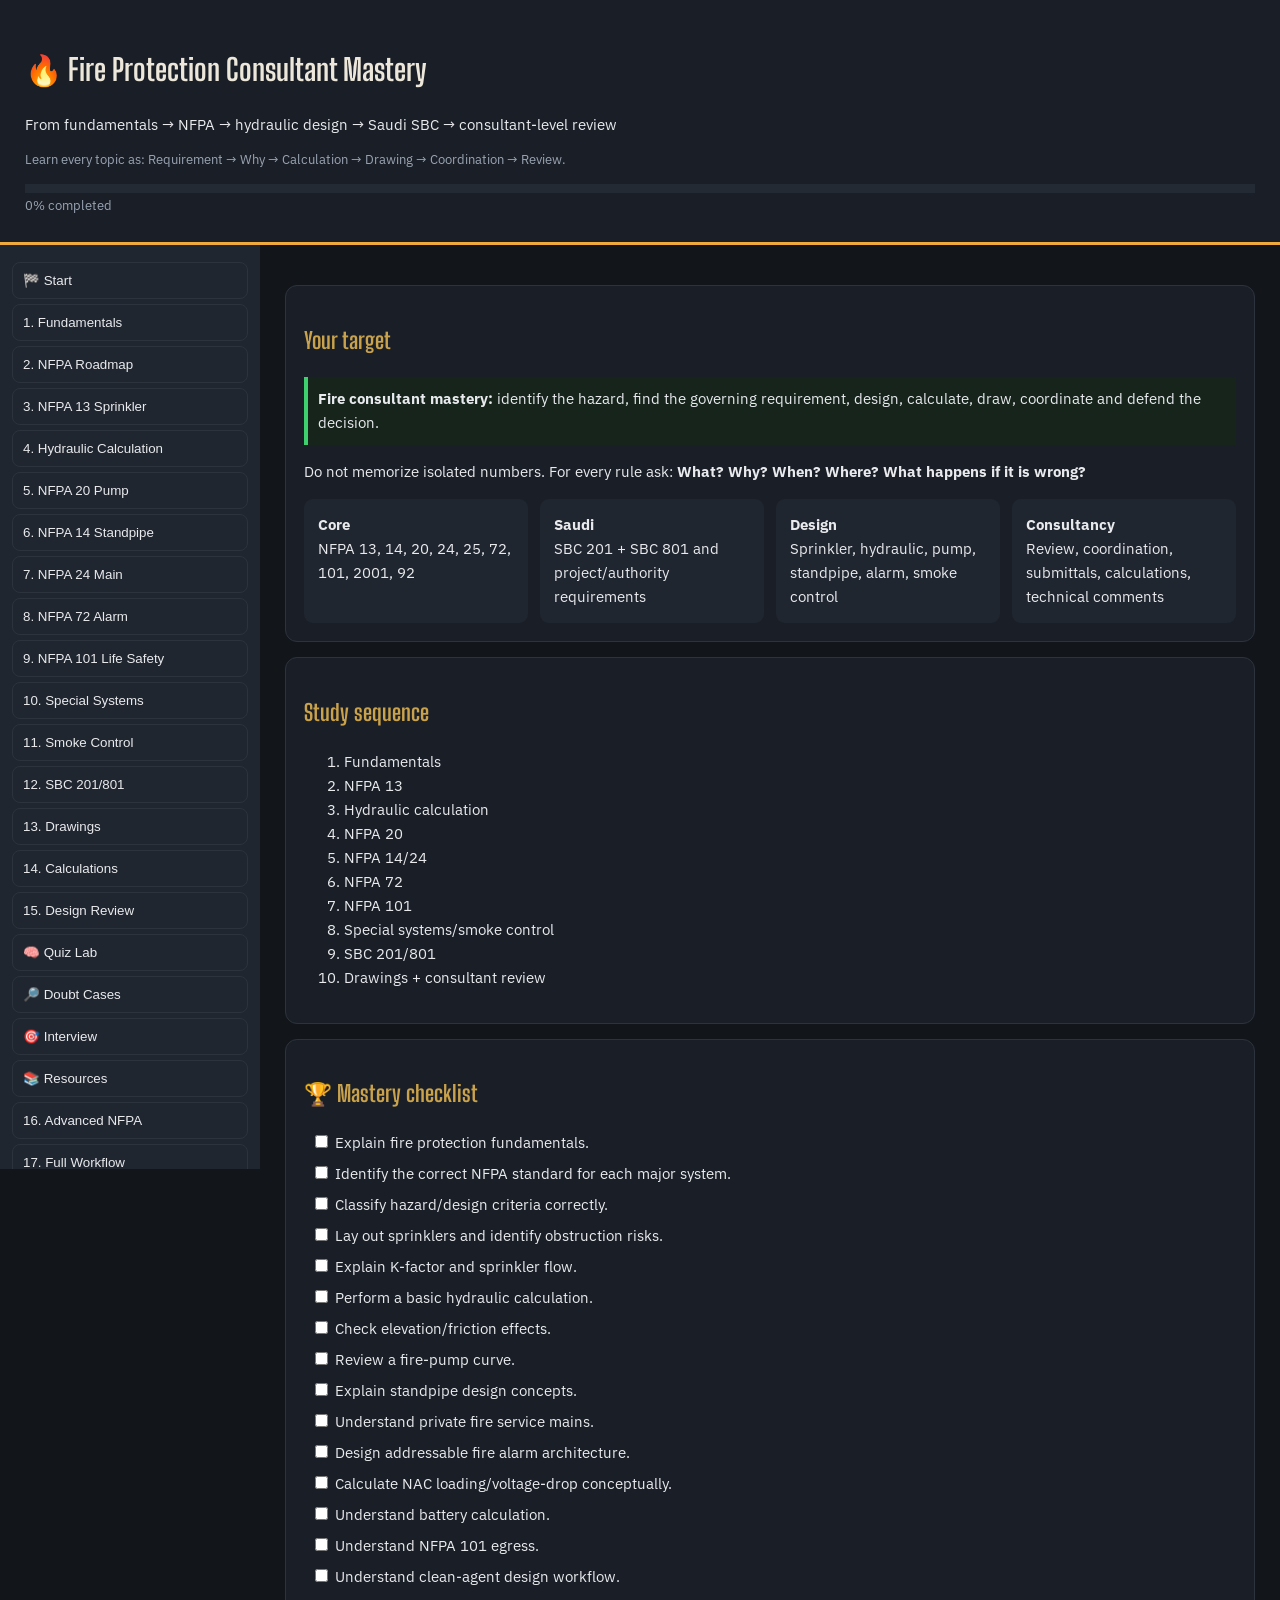
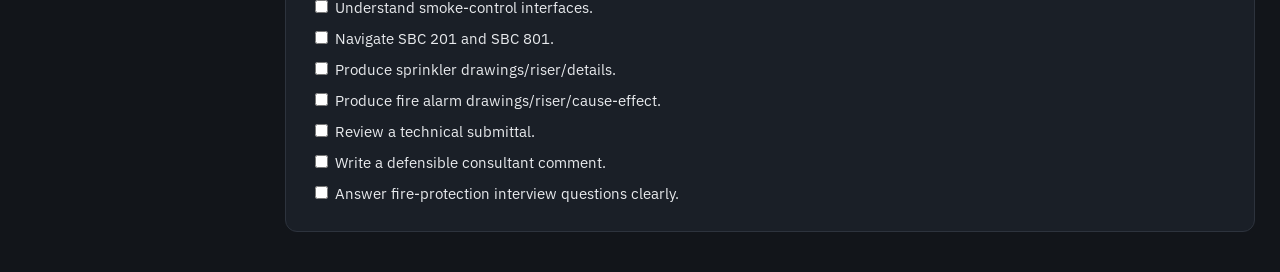
<file: fire_protection_consultant_mastery_all_levels.html>
<!doctype html><html><head><meta charset="utf-8"><meta name="viewport" content="width=device-width,initial-scale=1"><title>Fire Protection Consultant Mastery</title>
<link rel="preconnect" href="https://fonts.googleapis.com">
<link rel="preconnect" href="https://fonts.gstatic.com" crossorigin>
<link href="https://fonts.googleapis.com/css2?family=Big+Shoulders+Display:wght@600;700;800;900&family=IBM+Plex+Sans:wght@400;500;600;700&family=IBM+Plex+Mono:wght@400;500;600&display=swap" rel="stylesheet">
<style>
body{margin:0;background:#12151a;color:#e8eaed;font:15px 'IBM Plex Sans',system-ui,sans-serif;line-height:1.6}header{padding:25px;background:#1a1f27;border-bottom:3px solid #f0a93c}h1{color:#ece7da;font-family:'Big Shoulders Display',sans-serif}h2{color:#c9a24b;font-family:'Big Shoulders Display',sans-serif}.wrap{display:grid;grid-template-columns:260px 1fr}nav{background:#20262f;min-height:100vh;padding:12px;position:sticky;top:0;height:100vh;overflow:auto}nav button,.opt{display:block;width:100%;margin:5px 0;padding:10px;border:1px solid #2d333d;border-radius:8px;background:#20262f;color:#e8eaed;text-align:left;cursor:pointer}main{max-width:1050px;padding:25px;margin:auto}.card,.case,.quiz{background:#1a1f27;border:1px solid #2d333d;border-radius:12px;padding:18px;margin:15px 0}.grid{display:grid;grid-template-columns:repeat(auto-fit,minmax(210px,1fr));gap:12px}.topic{background:#20262f;padding:14px;border-radius:9px}.good{border-left:4px solid #3ecf6e;padding:10px;background:#16241c}.bad{border-left:4px solid #e0524a;padding:10px;background:#241614}.answer{padding:12px;margin-top:12px;background:#12151a;border-left:4px solid #f0a93c}.correct{background:#16241c!important;border-color:#3ecf6e!important}.wrong{background:#241614!important;border-color:#e0524a!important}table{width:100%;border-collapse:collapse}td,th{border:1px solid #2d333d;padding:8px;text-align:left}th{background:#20262f}a{color:#c9a24b}.bar{height:9px;background:#3ecf6e;width:0}.track{background:#242a33}.small{color:#9aa4b2;font-size:13px}.diagram{background:#f7fafc;color:#142033;border-radius:12px;padding:12px;margin:18px 0;overflow:auto}.diagram svg{width:100%;min-width:650px;display:block}.diagram h3{color:#18263a}.legend{font-size:13px;color:#4a5568}svg .box{fill:#fff;stroke:#26364d;stroke-width:2}.pipe{stroke:#1677b8;stroke-width:7;fill:none}.fire{stroke:#d64545;stroke-width:6;fill:none}.sig{stroke:#8a4fff;stroke-width:5;fill:none}.air{stroke:#4c9d65;stroke-width:5;fill:none;stroke-dasharray:9 6}.dim{stroke:#556070;stroke-width:2;fill:none;stroke-dasharray:5 4}svg text{font-family:Arial,sans-serif;font-size:15px;fill:#142033}svg .title{font-size:18px;font-weight:bold}@media(max-width:750px){.wrap{display:block}nav{height:auto;position:relative}}
</style></head><body>
<header><h1>🔥 Fire Protection Consultant Mastery</h1><div>From fundamentals → NFPA → hydraulic design → Saudi SBC → consultant-level review</div><p class="small">Learn every topic as: Requirement → Why → Calculation → Drawing → Coordination → Review.</p><div class="track"><div id="bar" class="bar"></div></div><span id="pct" class="small">0%</span></header>
<div class="wrap"><nav>
<button onclick="show('start')">🏁 Start</button><button onclick="show('fund')">1. Fundamentals</button><button onclick="show('nfp')">2. NFPA Roadmap</button><button onclick="show('spr')">3. NFPA 13 Sprinkler</button><button onclick="show('hyd')">4. Hydraulic Calculation</button><button onclick="show('pump')">5. NFPA 20 Pump</button><button onclick="show('stand')">6. NFPA 14 Standpipe</button><button onclick="show('main')">7. NFPA 24 Main</button><button onclick="show('alarm')">8. NFPA 72 Alarm</button><button onclick="show('life')">9. NFPA 101 Life Safety</button><button onclick="show('special')">10. Special Systems</button><button onclick="show('smoke')">11. Smoke Control</button><button onclick="show('saudi')">12. SBC 201/801</button><button onclick="show('draw')">13. Drawings</button><button onclick="show('calc')">14. Calculations</button><button onclick="show('review')">15. Design Review</button><button onclick="show('quiz')">🧠 Quiz Lab</button><button onclick="show('cases')">🔎 Doubt Cases</button><button onclick="show('interview')">🎯 Interview</button><button onclick="show('res')">📚 Resources</button><button onclick="show('advanced')">16. Advanced NFPA</button><button onclick="show('workflow')">17. Full Workflow</button><button onclick="show('calcpractice')">18. Calculation Practice</button><button onclick="show('submittal')">19. Submittal Review</button><button onclick="show('comments')">20. Comment Lab</button><button onclick="show('advquiz')">21. Advanced Quiz</button><button onclick="show('portfolio')">22. Saudi Portfolio</button>
</nav><main>
<section id="start" class="page"><div class="card"><h2>Your target</h2><div class="good"><b>Fire consultant mastery:</b> identify the hazard, find the governing requirement, design, calculate, draw, coordinate and defend the decision.</div><p>Do not memorize isolated numbers. For every rule ask: <b>What? Why? When? Where? What happens if it is wrong?</b></p><div class="grid"><div class="topic"><b>Core</b><br>NFPA 13, 14, 20, 24, 25, 72, 101, 2001, 92</div><div class="topic"><b>Saudi</b><br>SBC 201 + SBC 801 and project/authority requirements</div><div class="topic"><b>Design</b><br>Sprinkler, hydraulic, pump, standpipe, alarm, smoke control</div><div class="topic"><b>Consultancy</b><br>Review, coordination, submittals, calculations, technical comments</div></div></div><div class="card"><h2>Study sequence</h2><ol><li>Fundamentals</li><li>NFPA 13</li><li>Hydraulic calculation</li><li>NFPA 20</li><li>NFPA 14/24</li><li>NFPA 72</li><li>NFPA 101</li><li>Special systems/smoke control</li><li>SBC 201/801</li><li>Drawings + consultant review</li></ol></div></section>
<section id="fund" class="page" hidden><div class="card"><div class="diagram"><h3>2D Diagram — Fire Protection Chain</h3><svg viewBox="0 0 900 240"><rect class="box" x="20" y="60" width="170" height="90"/><text x="65" y="100" class="title">DETECT</text><text x="48" y="130">Smoke / Heat</text><rect class="box" x="255" y="60" width="170" height="90"/><text x="305" y="100" class="title">ALARM</text><text x="285" y="130">FACP / Warning</text><rect class="box" x="490" y="60" width="170" height="90"/><text x="520" y="100" class="title">SUPPRESS</text><text x="515" y="130">Sprinkler / Agent</text><rect class="box" x="725" y="60" width="150" height="90"/><text x="750" y="100" class="title">PROTECT</text><text x="748" y="130">Egress / Smoke</text><path d="M190 105 H255 M425 105 H490 M660 105 H725" stroke="#26364d" stroke-width="3"/></svg><div class="legend">Detect → warn → suppress → protect occupants.</div></div><h2>1. Fire Protection Fundamentals</h2><div class="grid"><div class="topic"><b>Detection</b><br>Detect fire early: smoke, heat, flame, etc.</div><div class="topic"><b>Suppression</b><br>Control/extinguish fire with water, clean agent, foam, etc.</div><div class="topic"><b>Containment</b><br>Rated barriers, doors and compartmentation slow spread.</div><div class="topic"><b>Life safety</b><br>Protect occupants through egress, alarms and smoke control.</div></div><h3>Master terminology</h3><p>Occupancy • hazard • commodity • design area • density • K-factor • flow • pressure • friction loss • elevation • residual pressure • water supply curve.</p><div class="formula">Q = K × √P</div><p class="small">Use compatible units and verify the governing standard/application.</p></div></section>
<section id="nfp" class="page" hidden><div class="card"><h2>2. NFPA Roadmap</h2><table><tr><th>Standard</th><th>Master this</th></tr><tr><td>NFPA 13</td><td>Automatic sprinklers</td></tr><tr><td>NFPA 14</td><td>Standpipe/hose systems</td></tr><tr><td>NFPA 20</td><td>Fire pumps</td></tr><tr><td>NFPA 24</td><td>Private fire service mains</td></tr><tr><td>NFPA 25</td><td>Inspection/testing/maintenance</td></tr><tr><td>NFPA 72</td><td>Fire alarm/signaling</td></tr><tr><td>NFPA 101</td><td>Life safety/egress</td></tr><tr><td>NFPA 2001</td><td>Clean agents</td></tr><tr><td>NFPA 92</td><td>Smoke control</td></tr></table><p class="bad"><b>Important:</b> Always verify the project-adopted edition and authority requirements. Do not mix editions casually.</p></div></section>
<section id="spr" class="page" hidden><div class="card"><div class="diagram"><h3>2D Diagram — Basic Sprinkler Layout</h3><svg viewBox="0 0 950 400"><rect x="30" y="25" width="890" height="270" fill="#fff" stroke="#26364d" stroke-width="3"/><path class="pipe" d="M90 110 H830 M180 110 V245 M400 110 V245 M620 110 V245 M820 110 V245"/><text x="100" y="90">Cross main</text><g fill="#d64545"><circle cx="110" cy="245" r="11"/><circle cx="180" cy="245" r="11"/><circle cx="250" cy="245" r="11"/><circle cx="330" cy="245" r="11"/><circle cx="400" cy="245" r="11"/><circle cx="470" cy="245" r="11"/><circle cx="550" cy="245" r="11"/><circle cx="620" cy="245" r="11"/><circle cx="690" cy="245" r="11"/><circle cx="820" cy="245" r="11"/></g><text x="350" y="275">Sprinklers on branch lines</text><path class="pipe" d="M830 110 H875 V350 H730"/><rect class="box" x="540" y="325" width="185" height="55"/><text x="575" y="358">Riser / valve set</text></svg><div class="legend">Hazard → layout → obstructions → remote area → hydraulics.</div></div><h2>3. NFPA 13 — Sprinkler Design</h2><h3>Step-by-step</h3><ol><li>Identify occupancy/storage hazard.</li><li>Select applicable sprinkler type.</li><li>Determine design criteria.</li><li>Check ceiling and obstruction conditions.</li><li>Lay out sprinklers.</li><li>Select remote/design area.</li><li>Size branch lines/mains.</li><li>Hydraulically calculate.</li><li>Compare water supply.</li><li>Coordinate with HVAC, lighting, structure and ceiling.</li></ol><h3>High-risk consultant doubts</h3><div class="bad">“4 ft is always the minimum between sprinklers.” <b>Wrong approach:</b> spacing depends on the applicable hazard, sprinkler type and conditions.</div><div class="bad">“900 mm from diffuser is always acceptable.” <b>Wrong approach:</b> evaluate the actual obstruction/discharge condition and governing requirement.</div><div class="good"><b>Right mindset:</b> identify the exact condition first, then verify the exact applicable paragraph/table/listing.</div></div></section>
<section id="hyd" class="page" hidden><div class="card"><div class="diagram"><h3>2D Diagram — Hydraulic Calculation Path</h3><svg viewBox="0 0 950 390"><path class="pipe" d="M90 330 H210 V245 H350 V165 H520 V90 H820"/><g fill="#d64545"><circle cx="210" cy="245" r="13"/><circle cx="350" cy="165" r="13"/><circle cx="520" cy="90" r="13"/><circle cx="680" cy="90" r="13"/><circle cx="820" cy="90" r="13"/></g><text x="60" y="365">Water supply / pump</text><text x="185" y="225">Node 1</text><text x="325" y="145">Node 2</text><rect x="610" y="25" width="275" height="120" fill="#ffe6e6" stroke="#d64545" stroke-width="2"/><text x="675" y="60" class="title">REMOTE AREA</text><text x="630" y="92">Hydraulically demanding area</text><path class="dim" d="M45 330 V90"/><text x="12" y="210">Elevation</text><text x="265" y="285">Friction loss</text></svg></div><h2>4. Hydraulic Calculation</h2><h3>Workflow</h3><ol><li>Hazard/design criteria</li><li>Remote area</li><li>Sprinkler discharge</li><li>Pipe friction</li><li>Fittings/losses</li><li>Elevation</li><li>Hose allowance where required</li><li>Total demand</li><li>Water supply comparison</li></ol><div class="formula">Q = K√P</div><h3>Review checklist</h3><p>Correct remote area? Correct density/design method? Correct K-factor? Pipe diameter? Material/coefficient? Elevation? Fittings? Hose allowance? Water-supply data? Required pressure at inlet?</p><div class="bad"><b>Common mistake:</b> a beautiful hydraulic sheet with the wrong remote area is still a wrong design.</div></div></section>
<section id="pump" class="page" hidden><div class="card"><div class="diagram"><h3>2D Diagram — Fire Pump Arrangement</h3><svg viewBox="0 0 980 270"><rect x="25" y="70" width="150" height="120" fill="#cfe9ff" stroke="#1677b8" stroke-width="3"/><text x="70" y="120" class="title">WATER</text><text x="72" y="150">SOURCE</text><path class="pipe" d="M175 130 H310"/><rect class="box" x="310" y="80" width="145" height="100"/><text x="350" y="120" class="title">FIRE</text><text x="350" y="150">PUMP</text><path class="pipe" d="M455 130 H555"/><rect class="box" x="555" y="95" width="110" height="70"/><text x="570" y="135">Check valve</text><path class="pipe" d="M665 130 H760"/><rect class="box" x="760" y="95" width="120" height="70"/><text x="780" y="135">Control valve</text><path class="pipe" d="M880 130 H950"/></svg></div><h2>5. NFPA 20 — Fire Pump</h2><p>The pump supplies the flow and pressure needed when the available water supply cannot satisfy the fire-system demand.</p><h3>Master</h3><p>Rated flow • rated pressure • pump curve • churn • rated-point performance • driver • controller • suction • test arrangement • jockey pump • room requirements.</p><div class="good"><b>Correct:</b> compare system demand with the pump performance at the required duty point.</div><div class="bad"><b>Wrong:</b> “The pump is bigger, therefore it is automatically better.” Flow alone does not prove suitability.</div></div></section>
<section id="stand" class="page" hidden><div class="card"><div class="diagram"><h3>2D Diagram — Standpipe Riser</h3><svg viewBox="0 0 850 470"><path class="fire" d="M400 420 V40"/><path class="fire" d="M400 360 H300 M400 270 H300 M400 180 H300 M400 90 H300"/><rect class="box" x="70" y="35" width="180" height="50"/><text x="105" y="66">Floor 4 hose valve</text><rect class="box" x="70" y="125" width="180" height="50"/><text x="105" y="156">Floor 3 hose valve</text><rect class="box" x="70" y="215" width="180" height="50"/><text x="105" y="246">Floor 2 hose valve</text><rect class="box" x="70" y="305" width="180" height="50"/><text x="105" y="336">Floor 1 hose valve</text><rect class="box" x="300" y="420" width="200" height="40"/><text x="350" y="447">Pump / supply</text><path class="fire" d="M400 420 H620"/><rect class="box" x="620" y="390" width="150" height="60"/><text x="675" y="427">FDC</text></svg></div><h2>6. NFPA 14 — Standpipe</h2><p>Study Class I/II/III concepts, hose connections, risers, required flow/pressure, FDC, pressure-regulating devices, hydraulic calculation and high-rise pressure zoning.</p><div class="bad">Do not transfer sprinkler assumptions directly to standpipe design. Their governing requirements are different.</div></div></section>
<section id="main" class="page" hidden><div class="card"><h2>7. NFPA 24 — Private Fire Service Main</h2><p>Study underground piping, joints, fittings, thrust/restraint, control valves, FDC, hydrants, acceptance/testing and connection to building fire systems.</p></div></section>
<section id="alarm" class="page" hidden><div class="card"><div class="diagram"><h3>2D Diagram — Addressable Fire Alarm: SLC vs NAC</h3><svg viewBox="0 0 1000 440"><rect class="box" x="410" y="175" width="180" height="90"/><text x="470" y="215" class="title">FACP</text><text x="438" y="242">Control panel</text><path class="sig" d="M410 210 H220 V85 H75 M220 85 V340 H75"/><circle cx="70" cy="85" r="20" fill="#d9c8ff" stroke="#8a4fff"/><text x="15" y="45">Smoke detector</text><rect x="20" y="315" width="110" height="55" fill="#d9c8ff" stroke="#8a4fff"/><text x="42" y="350">Module</text><text x="155" y="115">SLC</text><path class="fire" d="M590 210 H760 V100 H900 M760 100 V320 H900"/><rect x="870" y="70" width="95" height="60" fill="#ffe0e0" stroke="#d64545"/><text x="885" y="107">Horn</text><rect x="855" y="290" width="110" height="60" fill="#ffe0e0" stroke="#d64545"/><text x="875" y="327">Strobe</text><text x="670" y="180">NAC</text></svg></div><h2>8. NFPA 72 — Fire Alarm</h2><div class="formula">Initiating devices → SLC → FACP → NAC → Horn/Strobe<br>                             ↓<br>                     Monitor/Control Modules</div><h3>Master</h3><p>Addressable vs conventional • smoke/heat/multi detectors • beam detector • manual station • waterflow • supervisory • monitor/control module • isolator • SLC • NAC • horn/strobe • voltage drop • battery • cause/effect • riser.</p><div class="good"><b>NAC review:</b> device current → total load → cable/voltage drop → power-supply capacity → battery implications.</div></div></section>
<section id="life" class="page" hidden><div class="card"><div class="diagram"><h3>2D Diagram — Egress Path Concept</h3><svg viewBox="0 0 950 310"><rect x="40" y="35" width="870" height="220" fill="#fff" stroke="#26364d" stroke-width="3"/><rect x="80" y="85" width="150" height="95" fill="#e8f0ff" stroke="#26364d"/><text x="120" y="140">Room A</text><rect x="320" y="85" width="150" height="95" fill="#e8f0ff" stroke="#26364d"/><text x="360" y="140">Room B</text><rect x="560" y="85" width="150" height="95" fill="#e8f0ff" stroke="#26364d"/><text x="600" y="140">Room C</text><path d="M155 195 V225 H850 M395 195 V225 M635 195 V225" stroke="#55a36b" stroke-width="8" fill="none"/><rect x="835" y="195" width="55" height="60" fill="#bde8c8" stroke="#347c48"/><text x="838" y="185">EXIT</text></svg></div><h2>9. NFPA 101 — Life Safety</h2><p>Master occupant load, means of egress, exit capacity, travel distance, fire barriers, fire/smoke partitions, doors, shafts and special occupancy requirements.</p><h3>Fire/HVAC interface</h3><p>Smoke exhaust • stair pressurization • lobby pressurization • fire/smoke dampers • fire-mode controls • emergency power.</p></div></section>
<section id="special" class="page" hidden><div class="card"><div class="diagram"><h3>2D Diagram — Clean-Agent System</h3><svg viewBox="0 0 950 350"><rect x="430" y="40" width="450" height="240" fill="#f7f7f7" stroke="#26364d" stroke-width="3"/><text x="590" y="75" class="title">PROTECTED ROOM</text><circle cx="580" cy="160" r="18" fill="#4b86c5"/><circle cx="760" cy="160" r="18" fill="#4b86c5"/><text x="535" y="210">Discharge nozzles</text><rect x="55" y="90" width="155" height="125" fill="#d8edff" stroke="#1677b8" stroke-width="3"/><text x="85" y="140" class="title">AGENT</text><text x="85" y="170">CYLINDER BANK</text><path class="pipe" d="M210 150 H500 V160 H562 M700 160 H742"/><rect class="box" x="55" y="260" width="180" height="50"/><text x="90" y="292">Releasing panel</text><path class="sig" d="M235 285 H360 V75 H430"/></svg></div><h2>10. Special Fire Systems</h2><table><tr><th>System</th><th>Learn</th></tr><tr><td>NFPA 2001 clean agent</td><td>Volume, concentration, agent quantity, nozzles, discharge, enclosure integrity, pressure relief and release sequence</td></tr><tr><td>Kitchen suppression</td><td>Hood/duct/equipment protection, detection, release and fuel/equipment shutdown</td></tr><tr><td>Foam</td><td>Hazard, application rate, proportioning and discharge equipment</td></tr><tr><td>CO₂</td><td>Special hazard, warning, detection and life-safety controls</td></tr></table><div class="bad">Never copy a clean-agent concentration/nozzle layout without checking the governing standard and listed system design.</div></div></section>
<section id="smoke" class="page" hidden><div class="card"><div class="diagram"><h3>2D Diagram — Smoke Exhaust + Make-up Air</h3><svg viewBox="0 0 950 330"><rect x="120" y="45" width="680" height="220" fill="#fff" stroke="#26364d" stroke-width="3"/><text x="365" y="80" class="title">FIRE / SMOKE ZONE</text><path d="M470 225 C420 175,520 145,480 100" stroke="#666" stroke-width="25" fill="none" opacity=".5"/><text x="445" y="245">Smoke</text><path class="air" d="M120 220 H330"/><text x="145" y="200">Make-up air →</text><path d="M620 100 H800 V20" stroke="#666" stroke-width="18" fill="none"/><path class="air" d="M600 120 H800 V20"/><text x="670" y="50">Smoke exhaust ↑</text></svg></div><h2>11. Smoke Control</h2><p>Understand smoke exhaust, pressurization, make-up air and fire-mode operation.</p><h3>Check</h3><p>Design scenario • zones • fan duty • airflow • pressure • door forces • leakage • make-up air • shafts • emergency power • controls • testing.</p></div></section>
<section id="saudi" class="page" hidden><div class="card"><h2>12. Saudi SBC 201 / SBC 801</h2><div class="good"><b>Saudi consultant habit:</b> establish the applicable code edition, referenced standards, project specification and authority requirements before resolving a dispute.</div><h3>SBC 801 study</h3><p>Automatic sprinklers • alternative extinguishing • standpipes • extinguishers • fire alarm/detection • smoke control • smoke/heat removal • FDC.</p><h3>SBC 201 study</h3><p>Occupancy • fire resistance • egress • fire separation • life-safety interfaces.</p><a href="https://sbc.gov.sa/" target="_blank">Official Saudi Building Code portal →</a></div></section>
<section id="draw" class="page" hidden><div class="card"><div class="diagram"><h3>2D Diagram — Sprinkler Coordination</h3><svg viewBox="0 0 950 350"><rect x="50" y="40" width="850" height="240" fill="#fff" stroke="#26364d" stroke-width="3"/><path class="pipe" d="M100 110 H850"/><circle cx="480" cy="110" r="12" fill="#d64545"/><path d="M480 122 V185" stroke="#d64545" stroke-width="5"/><text x="430" y="210">Sprinkler</text><rect x="180" y="70" width="170" height="75" fill="#cfe9ff" stroke="#1677b8" stroke-width="3"/><text x="220" y="115">HVAC DUCT</text><rect x="600" y="70" width="130" height="75" fill="#f5df9d" stroke="#8a6a00" stroke-width="3"/><text x="620" y="115">BEAM</text><rect x="400" y="220" width="160" height="40" fill="#ddd" stroke="#666"/><text x="430" y="247">CEILING</text><path class="dim" d="M350 160 H600"/><text x="375" y="155">Check obstruction</text></svg></div><h2>13. Fire Drawings & Coordination</h2><h3>Sprinkler package</h3><p>Layout • pipe sizes • risers • control valve • test/drain • FDC • details • hydraulic remote area.</p><h3>Fire alarm package</h3><p>Detectors • manual stations • horn/strobes • modules • SLC • NAC • FACP • riser • cause/effect.</p><h3>Coordinate</h3><div class="grid"><div class="topic">Architecture</div><div class="topic">Structure/beams</div><div class="topic">HVAC ducts/diffusers</div><div class="topic">Electrical trays/lights</div><div class="topic">Ceiling</div><div class="topic">Access/maintenance</div></div></div></section>
<section id="calc" class="page" hidden><div class="card"><h2>14. Consultant Calculation Package</h2><table><tr><th>Calculation</th><th>Chain</th></tr><tr><td>Sprinkler hydraulic</td><td>Hazard → criteria → remote area → flow → losses → elevation → hose → demand → supply</td></tr><tr><td>Fire pump</td><td>Demand → supply → pressure deficit → duty point → pump curve</td></tr><tr><td>NAC</td><td>Devices → current → cable → voltage drop → capacity</td></tr><tr><td>Battery</td><td>Standby + alarm load → duration → battery selection/check</td></tr><tr><td>Clean agent</td><td>Volume → concentration → agent → nozzle/discharge → integrity → relief</td></tr></table><div class="good">Every calculation should show assumptions, inputs, governing criteria, method, result and conclusion.</div></div></section>
<section id="review" class="page" hidden><div class="card"><h2>15. Design Review</h2><ol><li>What code/edition governs?</li><li>Is hazard/occupancy correct?</li><li>Are geometry and room data correct?</li><li>Are device/pipe locations correct?</li><li>Does the hydraulic/electrical calculation demonstrate it?</li><li>Does equipment meet duty?</li><li>Does it physically fit?</li><li>Can it be inspected/tested/maintained?</li><li>Does it coordinate with HVAC/electrical/architecture?</li><li>Do drawings, calculations and specifications agree?</li></ol></div></section>
<section id="quiz" class="page" hidden><div class="card"><h2>🧠 Fire Consultant Quiz Lab</h2><p>Answer first. Then study why the answer is right and why the common alternatives are wrong.</p><div id="quizbox"></div></div></section>
<section id="cases" class="page" hidden><div class="card"><h2>🔎 Consultant Doubt Cases</h2><div id="casesbox"></div></div></section>
<section id="interview" class="page" hidden><div class="card"><h2>🎯 Interview Simulator</h2><p>Click each question and try answering before opening the model answer.</p><div id="ibox"></div></div></section>
<section id="res" class="page" hidden><div class="card"><h2>📚 Learning Resources</h2><h3>Official</h3><ul><li><a href="https://www.nfpa.org/codes-and-standards" target="_blank">NFPA Codes & Standards</a></li><li><a href="https://sbc.gov.sa/" target="_blank">Saudi Building Code</a></li><li><a href="https://content.nfpa.org/en/for-professionals/training-for-me/buy-fire-protection-systems-training/certified-fire-protection-specialist-online-learning-path" target="_blank">NFPA CFPS learning path</a></li></ul><h3>YouTube learning searches</h3><ul><li><a target="_blank" href="https://www.youtube.com/results?search_query=NFPA+13+sprinkler+design+for+beginners">NFPA 13 sprinkler design</a></li><li><a target="_blank" href="https://www.youtube.com/results?search_query=sprinkler+hydraulic+calculation+step+by+step">Hydraulic calculation</a></li><li><a target="_blank" href="https://www.youtube.com/results?search_query=NFPA+20+fire+pump+selection">NFPA 20 pump</a></li><li><a target="_blank" href="https://www.youtube.com/results?search_query=NFPA+14+standpipe+design">NFPA 14 standpipe</a></li><li><a target="_blank" href="https://www.youtube.com/results?search_query=NFPA+72+SLC+NAC+fire+alarm">NFPA 72 SLC/NAC</a></li><li><a target="_blank" href="https://www.youtube.com/results?search_query=NFPA+101+means+of+egress">NFPA 101</a></li><li><a target="_blank" href="https://www.youtube.com/results?search_query=Saudi+Building+Code+SBC+801+fire+protection">SBC 801</a></li></ul><div class="good">Use videos to understand concepts; use the governing NFPA/SBC text to verify requirements.</div></div></section>
<div class="card"><h2>🏆 Mastery checklist</h2><div id="checks"></div></div>
<section id="advanced" class="page" hidden><h2>16. Advanced NFPA Topics</h2><div class="grid"><div class="card"><b>NFPA 13 Advanced</b><p>Remote-area selection, density/area concepts, obstruction analysis, storage hazards, special sprinklers, hydraulic-node review.</p></div><div class="card"><b>NFPA 14 Advanced</b><p>Standpipe classes, zoning, pressure/flow strategy, FDC, combined systems and hydraulic review.</p></div><div class="card"><b>NFPA 20 Advanced</b><p>Pump curves, churn/shutoff, rated point, suction conditions, controller/driver and test arrangements.</p></div><div class="card"><b>NFPA 24</b><p>Private fire service mains, valves, underground routing, flushing/testing and water-supply coordination.</p></div><div class="card"><b>NFPA 25</b><p>Inspection, testing and maintenance concepts; distinguish ITM deficiencies from original design issues.</p></div><div class="card"><b>NFPA 72 Advanced</b><p>SLC loops, modules, isolators, NAC loading, power supplies, interfaces, survivability concepts and cause/effect.</p></div><div class="card"><b>NFPA 101 Advanced</b><p>Occupancy-specific egress, protected paths, doors, stairs, accessibility and fire-protection features.</p></div><div class="card"><b>NFPA 92 Advanced</b><p>Smoke-control zones, pressure relationships, exhaust/make-up air, controls, emergency power and acceptance testing.</p></div></div></section>
<section id="workflow" class="page" hidden><h2>17. Full Consultant Workflow</h2><div class="diagram"><svg viewBox="0 0 1000 250"><rect class="box" x="20" y="80" width="140" height="80" rx="8"/><text class="svgt" x="90" y="115" text-anchor="middle">ARCHITECTURE</text><text class="svgs" x="90" y="137" text-anchor="middle">plans / sections</text><path class="line" d="M160 120H210"/><rect class="box" x="210" y="80" width="140" height="80" rx="8"/><text class="svgt" x="280" y="115" text-anchor="middle">OCCUPANCY</text><text class="svgs" x="280" y="137" text-anchor="middle">hazard / load</text><path class="line" d="M350 120H400"/><rect class="box" x="400" y="80" width="140" height="80" rx="8"/><text class="svgt" x="470" y="115" text-anchor="middle">CODE BASIS</text><text class="svgs" x="470" y="137" text-anchor="middle">NFPA / SBC</text><path class="line" d="M540 120H590"/><rect class="firebox" x="590" y="80" width="140" height="80" rx="8"/><text class="svgt" x="660" y="115" text-anchor="middle">DESIGN</text><text class="svgs" x="660" y="137" text-anchor="middle">layout + calc</text><path class="line" d="M730 120H780"/><rect class="box" x="780" y="80" width="140" height="80" rx="8"/><text class="svgt" x="850" y="115" text-anchor="middle">COORDINATE</text><text class="svgs" x="850" y="137" text-anchor="middle">MEP / structure</text></svg></div><ol><li>Collect architecture and room/occupancy data.</li><li>Identify the adopted code edition and authority requirements.</li><li>Write design criteria before drawing.</li><li>Develop plans, risers and details.</li><li>Perform/review calculations.</li><li>Coordinate with architecture, structure, electrical and HVAC.</li><li>Issue traceable consultant comments and close them with evidence.</li></ol></section>
<section id="calcpractice" class="page" hidden><h2>18. Calculation Practice</h2><table><tr><th>Calculation</th><th>Inputs</th><th>Consultant trap</th></tr><tr><td>Sprinkler Q</td><td>K and pressure</td><td>Wrong K or incompatible units.</td></tr><tr><td>Pipe friction</td><td>Flow, diameter, length, roughness, fittings</td><td>Ignoring fittings or using unjustified factors.</td></tr><tr><td>Elevation</td><td>Elevation difference</td><td>Forgetting pressure head.</td></tr><tr><td>NAC</td><td>Current + voltage drop</td><td>Checking current only.</td></tr><tr><td>Pump</td><td>System demand + supply + curve</td><td>Selecting by maximum flow only.</td></tr></table><p><b>Consultant rule:</b> every input should have a source: drawing, code criterion, manufacturer data, survey, room data or approved assumption.</p></section>
<section id="submittal" class="page" hidden><h2>19. Submittal Review</h2><div class="grid"><div class="card"><b>Sprinklers</b><p>Type, temperature rating, K-factor, orientation, listing/approval, spacing and obstruction compliance.</p></div><div class="card"><b>Valves</b><p>Size, rating, supervisory/tamper, flow switch, drain/test and accessibility.</p></div><div class="card"><b>Pump</b><p>Model, rated flow/head, curve, driver, controller, approvals, accessories and test arrangement.</p></div><div class="card"><b>Fire Alarm</b><p>Panel/loop/NAC capacity, compatibility, power, batteries, modules, appliances and interfaces.</p></div></div><p><b>Approval sequence:</b> submittal → approved design → calculations → specifications → code/listing → coordination → comments → resubmittal verification.</p></section>
<section id="comments" class="page" hidden><h2>20. Consultant Comment Lab</h2><div class="card"><b>Weak:</b> “Sprinkler is wrong. Change it.”<br><b>Strong:</b> “Please revise the sprinkler location and submit the applicable code/design basis demonstrating compliance with the adopted spacing and obstruction requirements. Coordinate with the diffuser/ceiling layout and update calculations if the remote-area geometry changes.”</div><div class="card"><b>Weak:</b> “Pump is too big.”<br><b>Strong:</b> “Please demonstrate pump suitability against the calculated system demand and water-supply data. Submit the pump curve and identify the selected duty point.”</div><p>Strong comments are specific, traceable, actionable and technically defensible.</p></section>
<section id="advquiz" class="page" hidden><h2>21. Advanced Quiz</h2><div class="quiz"><b>Q1.</b> Same pipe diameter but extra elbows: automatically acceptable?<br><button onclick="aq(1,false)">Yes</button><button onclick="aq(1,true)">No</button><div id="aq1" class="answer"></div></div><div class="quiz"><b>Q2.</b> NAC current is acceptable but farthest strobe voltage is too low: acceptable?<br><button onclick="aq(2,false)">Yes</button><button onclick="aq(2,true)">No</button><div id="aq2" class="answer"></div></div><div class="quiz"><b>Q3.</b> Pump curve should be checked against actual system duty point.<br><button onclick="aq(3,true)">Yes</button><button onclick="aq(3,false)">No</button><div id="aq3" class="answer"></div></div><div class="quiz"><b>Q4.</b> A code/authority alternative should be documented rather than silently changed.<br><button onclick="aq(4,true)">Yes</button><button onclick="aq(4,false)">No</button><div id="aq4" class="answer"></div></div></section>
<section id="portfolio" class="page" hidden><h2>22. Saudi Fire-Protection Consultant Portfolio</h2><ol><li>Complete sprinkler floor plan + riser.</li><li>Hydraulic calculation explained node-by-node.</li><li>Fire pump schematic + pump curve review.</li><li>Standpipe riser + hydraulic concept.</li><li>Addressable fire alarm SLC/NAC/FACP + cause/effect.</li><li>Life-safety/egress marked-up drawing.</li><li>Clean-agent design concept.</li><li>Saudi SBC/NFPA code matrix.</li><li>Consultant review report with 20 realistic comments and closure evidence.</li></ol><div class="card"><b>Career target:</b> demonstrate that you can read drawings, understand codes, trace calculations, coordinate systems and write defensible consultant comments — not only draw symbols.</div></section>
</main></div>
<script>
const Q=[
["sprinkler","A sprinkler is 900 mm from a diffuser. Can you approve it automatically? ",["Yes, 900 mm is always safe","No, check the exact obstruction/discharge condition and governing requirement","Yes, if the contractor agrees"],1,"The correct answer is B. A memorized distance is not a substitute for identifying the sprinkler, diffuser and applicable condition.","A is wrong because there is no universal distance that overrides the applicable rule. C is wrong because contractor agreement does not establish code compliance."],
["sprinkler","Is 4 ft always the minimum distance between sprinklers?",["Yes","No; spacing depends on the applicable sprinkler/hazard/ceiling conditions","Only in hospitals"],1,"The correct answer is B. Sprinkler spacing must be established from the applicable design criteria.","A is wrong because it is an oversimplification. C is also unsupported without identifying the governing criteria."],
["hydraulic","A calculation has correct equations but the wrong remote area. Is it acceptable?",["Yes, equations are enough","No, wrong design input makes the demonstrated demand unreliable","Yes, if the sheet looks professional"],1,"The correct answer is B. A hydraulic calculation must demonstrate the required governing design area.","A and C are wrong because formatting or equations cannot correct an incorrect design basis."],
["hydraulic","Required demand is 900 gpm at 100 psi, but supply is 900 gpm at 70 psi. Adequate?",["Yes, same flow","No, pressure is insufficient","Yes, pressure is close enough"],1,"The correct answer is B. Both flow and pressure must satisfy the applicable system demand.","A and C are wrong because matching flow alone does not demonstrate pressure adequacy."],
["pump","A pump has 1500 gpm maximum flow and the design needs 1000 gpm at a specified pressure. Can you select it from flow alone?",["Yes","No, check the pump curve and duty point","Yes, if motor is large"],1,"The correct answer is B. Pump selection requires the required flow and pressure at the operating duty point.","A and C are wrong because maximum flow or motor size alone does not prove hydraulic suitability."],
["alarm","What is the main distinction between SLC and NAC?",["SLC generally handles addressable signaling; NAC serves notification appliances","They are identical","NAC is for sprinklers"],0,"The correct answer is A. In a typical addressable architecture, SLC communicates with system devices while NAC serves notification appliances.","B ignores their different functions. C confuses fire alarm circuits with fire-water systems."],
["alarm","A NAC has 14 horn/strobes. What must be checked?",["Only count","Current, voltage drop, circuit/power capacity and battery implications","Only device color"],1,"The correct answer is B. Device count alone cannot prove electrical adequacy.","A ignores load and voltage drop. C has no bearing on circuit capacity."],
["saudi","An old drawing cites an older SBC edition. What is the best response?",["Use it automatically","Verify the applicable project/current edition and authority requirements","Use a random newer PDF"],1,"The correct answer is B. Code applicability and edition must be established from the project/authority basis.","A assumes old information remains governing. C uses an unverified source."],
["consultant","A contractor says: 'The sprinkler fits, so it is correct.' What should you do?",["Approve","Check code/hazard/layout/hydraulics/coordination/maintainability","Ask the contractor to decide"],1,"The correct answer is B. Physical fit is only one part of consultant verification.","A and C transfer technical responsibility without evidence."],
["consultant","Client asks to remove sprinklers to save cost. First action?",["Remove them","Check whether an applicable exemption exists and document the basis","Let contractor decide"],1,"The correct answer is B. Any omission must be supported by the governing requirements and project conditions.","A treats cost as an exemption. C delegates code judgement improperly."]
];
let qi=0;
function renderQ(){let x=Q[qi];document.getElementById("quizbox").innerHTML='<div class="quiz"><div class="small">Question '+(qi+1)+' of '+Q.length+'</div><h3>'+x[1]+'</h3>'+x[2].map((o,i)=>'<button class="opt" onclick="ans('+i+')">'+String.fromCharCode(65+i)+'. '+o+'</button>').join('')+'<div id="qr"></div></div>'}
function ans(i){let x=Q[qi],b=[...document.querySelectorAll('.opt')];b[i].classList.add(i==x[3]?'correct':'wrong');b[x[3]].classList.add('correct');document.getElementById('qr').innerHTML='<div class="answer"><b>'+(i==x[3]?'✅ Correct':'❌ Not the best answer')+'</b><p><b>Why it is right:</b> '+x[4]+'</p><p><b>Why the alternatives are wrong:</b> '+x[5]+'</p><button class="opt" onclick="qi=(qi+1)%Q.length;renderQ()">Next question →</button></div>'}
renderQ();

const CASES=[
["Sprinkler near diffuser","900 mm is shown between a sprinkler and diffuser.","Do not approve from the distance alone. Identify sprinkler type, diffuser geometry and applicable obstruction/discharge requirement, then document the decision.","The common mistake is turning one memorized number into a universal rule."],
["Pipe route changed","Contractor reroutes a main around a beam but keeps the same diameter.","Check changed length, fittings, elevation and critical path; update the hydraulic model if the design demand changes; then revise drawings.","Same pipe diameter does not mean same hydraulic loss."],
["Pump oversized","Vendor says a much larger pump is safer.","Compare required system flow/pressure with the pump curve and operating point; check component/control consequences and project requirements.","More pressure is not automatically better; selection must be justified."],
["NAC added devices","Six additional horn/strobes are added after approval.","Update current, voltage drop, power-supply and battery calculations and revise drawings/schedules.","A device addition is an electrical design change, not merely a drawing change."],
["Code dispute","Site team says they cannot find your requirement in a random online PDF.","Identify adopted code/edition, use authoritative source, reference the exact requirement and raise a formal clarification if needed.","Search snippets and random PDFs are not governing design authority."]
];
document.getElementById('casesbox').innerHTML=CASES.map(c=>'<details class="case"><summary>'+c[0]+'</summary><p><b>Situation:</b> '+c[1]+'</p><div class="answer"><b>Consultant action:</b> '+c[2]+'</div><div class="bad"><b>Why the shortcut is wrong:</b> '+c[3]+'</div></details>').join('');
const INT=[
["How do you start a sprinkler design?","Establish project code/edition, occupancy/storage hazard, sprinkler type, ceiling/obstruction conditions and applicable design criteria; then layout and hydraulically verify."],
["Why is hydraulic calculation required?","To demonstrate required flow and pressure at the governing design area/outlets under the applicable criteria."],
["What is K-factor?","A sprinkler discharge coefficient relating flow to pressure: Q = K√P with compatible units."],
["Why is elevation important?","Elevation creates static pressure change and can materially affect pump/system pressure."],
["What do you review in a fire-pump submittal?","Duty flow/pressure, pump curve, rated point, churn, driver/controller, suction and compliance with project requirements."],
["SLC vs NAC?","SLC is generally the addressable signaling/communication path; NAC serves notification appliances."],
["How do you review a contractor alternative?","Compare code, specification, listing, performance, dimensions, hydraulics/electrical loading and coordination—not only price."],
["What is a strong consultant review comment?","A comment that states the issue, governing basis, required correction/verification and evidence needed."]
];
document.getElementById('ibox').innerHTML=INT.map(x=>'<details class="case"><summary>'+x[0]+'</summary><div class="answer">'+x[1]+'</div></details>').join('');
const C=["Explain fire protection fundamentals.","Identify the correct NFPA standard for each major system.","Classify hazard/design criteria correctly.","Lay out sprinklers and identify obstruction risks.","Explain K-factor and sprinkler flow.","Perform a basic hydraulic calculation.","Check elevation/friction effects.","Review a fire-pump curve.","Explain standpipe design concepts.","Understand private fire service mains.","Design addressable fire alarm architecture.","Calculate NAC loading/voltage-drop conceptually.","Understand battery calculation.","Understand NFPA 101 egress.","Understand clean-agent design workflow.","Understand smoke-control interfaces.","Navigate SBC 201 and SBC 801.","Produce sprinkler drawings/riser/details.","Produce fire alarm drawings/riser/cause-effect.","Review a technical submittal.","Write a defensible consultant comment.","Answer fire-protection interview questions clearly."];
document.getElementById('checks').innerHTML=C.map((x,i)=>'<label style="display:block;margin:7px"><input type="checkbox" data-i="'+i+'"> '+x+'</label>').join('');
const cb=[...document.querySelectorAll('#checks input')];cb.forEach(x=>{let k='firemastery'+x.dataset.i;x.checked=localStorage.getItem(k)=='1';x.onchange=()=>{localStorage.setItem(k,x.checked?'1':'0');update()}});function update(){let n=cb.filter(x=>x.checked).length,p=Math.round(n/cb.length*100);bar.style.width=p+'%';pct.textContent=p+'% completed'}update();
function show(id){document.querySelectorAll('.page').forEach(x=>x.hidden=x.id!=id);scrollTo(0,0)}
function aq(n,c){let e=document.getElementById('aq'+n);e.style.display='block';e.className='answer '+(c?'good':'warn');let m={1:'Extra fittings change hydraulic resistance, so the revised path must be checked.',2:'Current alone is not enough; voltage at the appliance and manufacturer limits must also be checked.',3:'Pump selection is a duty-point/system-demand exercise, not a maximum-flow exercise.',4:'Documenting the code/authority basis makes the design traceable and defensible.'};e.innerHTML=(c?'Correct. ':'Not correct. ')+m[n]}</script></body></html>
</file>
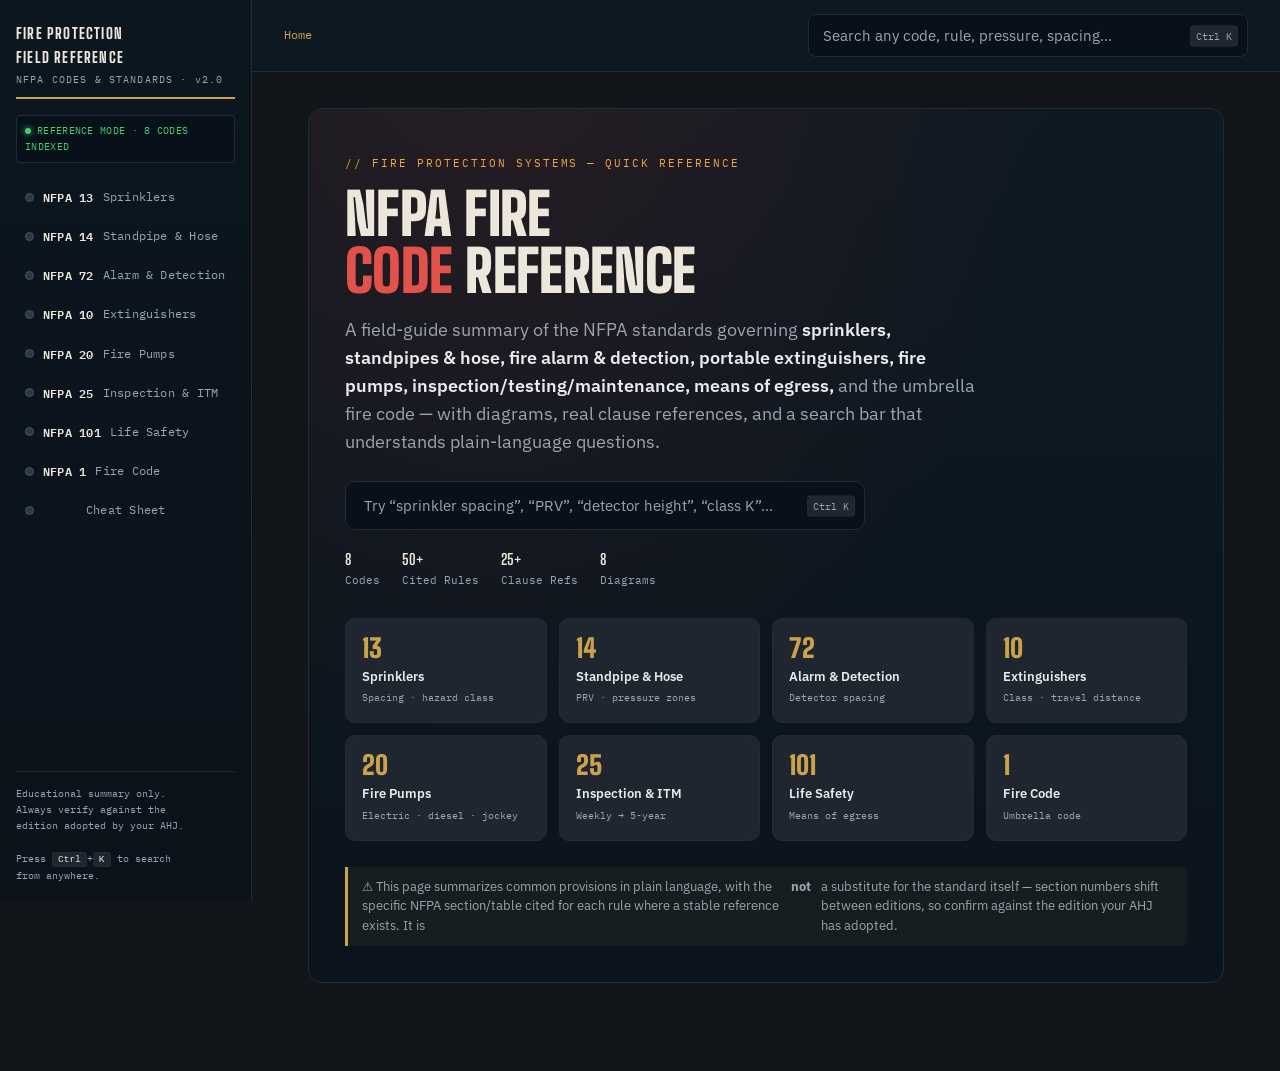
<file: fire_rules_V3.html>
<!DOCTYPE html>
<html lang="en">
<head>
<meta charset="UTF-8">
<meta name="viewport" content="width=device-width, initial-scale=1.0">
<title>NFPA Fire Protection Field Reference</title>
<link rel="preconnect" href="https://fonts.googleapis.com">
<link rel="preconnect" href="https://fonts.gstatic.com" crossorigin>
<link href="https://fonts.googleapis.com/css2?family=Big+Shoulders+Display:wght@600;700;800;900&family=IBM+Plex+Sans:wght@400;500;600;700&family=IBM+Plex+Mono:wght@400;500;600&display=swap" rel="stylesheet">
<style>
  :root{
    --ink:#12151a; --ink2:#1a1f27; --panel:#20262f; --panel2:#242b35;
    --paper:#ECE7DA; --paper-dim:#D9D2C0;
    --line:#2d333d; --line-soft:#242a33;
    --alarm:#e0524a; --alarm-dim:#7A2A26;
    --amber:#F0A93C; --safe:#3ecf6e; --brass:#C9A24B;
    --ink-text:#e8eaed; --ink-text-dim:#9aa4b2;
    --radius:10px;
    --display:'Big Shoulders Display', sans-serif;
    --body:'IBM Plex Sans', system-ui, -apple-system, sans-serif;
    --mono:'IBM Plex Mono', 'Courier New', monospace;
  }
  *{box-sizing:border-box;}
  html{scroll-behavior:smooth;}
  body{margin:0;background:var(--ink);color:var(--ink-text);font-family:var(--body);font-size:17px;line-height:1.58;-webkit-font-smoothing:antialiased;}
  a{color:inherit;}
  ::selection{background:var(--alarm);color:#fff;}

  .shell{display:grid;grid-template-columns:252px 1fr;min-height:100vh;}

  /* ===== Sidebar ===== */
  .rail{position:sticky;top:0;height:100vh;background:linear-gradient(180deg,#0C161E,#0A121A);border-right:1px solid var(--line-soft);padding:22px 16px 16px;overflow-y:auto;display:flex;flex-direction:column;}
  .rail-brand{font-family:var(--display);font-weight:800;font-size:15px;letter-spacing:.08em;color:var(--paper);text-transform:uppercase;border-bottom:2px solid var(--brass);padding-bottom:10px;margin-bottom:4px;cursor:pointer;}
  .rail-brand small{display:block;font-family:var(--mono);font-weight:400;font-size:9.5px;letter-spacing:.12em;color:var(--ink-text-dim);margin-top:3px;text-transform:none;}
  .rail-readout{font-family:var(--mono);font-size:10px;color:var(--safe);background:#081019;border:1px solid var(--line-soft);border-radius:4px;padding:7px 8px;margin:12px 0 16px;letter-spacing:.03em;}
  .rail-readout .dot{display:inline-block;width:6px;height:6px;border-radius:50%;background:var(--safe);margin-right:6px;box-shadow:0 0 6px var(--safe);animation:blink 2.4s ease-in-out infinite;}
  @keyframes blink{0%,100%{opacity:1;}50%{opacity:.35;}}

  .zone-list{list-style:none;margin:0;padding:0;}
  .zone-list li{margin-bottom:3px;}
  .zone-link{display:flex;align-items:center;gap:9px;padding:8px 8px;border-radius:6px;text-decoration:none;color:var(--ink-text-dim);font-family:var(--mono);font-size:11.5px;letter-spacing:.02em;transition:background .15s,color .15s;border:1px solid transparent;}
  .zone-link .lamp{width:9px;height:9px;border-radius:50%;background:#2A3945;border:1px solid #445264;flex:0 0 auto;transition:box-shadow .2s,background .2s;}
  .zone-link .code{color:var(--paper);font-weight:600;min-width:34px;display:inline-block;}
  .zone-link:hover,.zone-link.active{background:var(--panel);color:var(--ink-text);border-color:var(--line-soft);}
  .zone-link.active .lamp{background:var(--alarm);box-shadow:0 0 8px var(--alarm),0 0 2px var(--alarm);}
  .zone-link:hover .lamp{background:var(--amber);box-shadow:0 0 6px var(--amber);}
  .rail-foot{margin-top:auto;padding-top:14px;border-top:1px solid var(--line-soft);font-family:var(--mono);font-size:9.5px;color:var(--ink-text-dim);line-height:1.7;}
  .rail-foot kbd{background:var(--panel);border:1px solid var(--line-soft);border-radius:3px;padding:1px 5px;color:var(--paper);}
  .menu-toggle{display:none;}

  /* ===== Topbar / search ===== */
  .topbar{position:sticky;top:0;z-index:40;background:rgba(14,25,34,.94);backdrop-filter:blur(6px);border-bottom:1px solid var(--line-soft);padding:14px 32px;display:flex;align-items:center;gap:18px;justify-content:space-between;}
  .crumb{font-family:var(--mono);font-size:12px;color:var(--ink-text-dim);white-space:nowrap;}
  .crumb a{color:var(--brass);text-decoration:none;cursor:pointer;}
  .crumb a:hover{text-decoration:underline;}
  .crumb .sep{margin:0 6px;color:var(--line);}
  .crumb .now{color:var(--paper);font-weight:600;}

  .search-wrap{position:relative;flex:1;max-width:440px;}
  .search-input{width:100%;background:#081019;border:1px solid var(--line-soft);color:var(--ink-text);font-family:var(--body);font-size:15px;padding:11px 40px 11px 14px;border-radius:8px;outline:none;transition:border-color .15s;}
  .search-input:focus{border-color:var(--alarm);}
  .search-input::placeholder{color:var(--ink-text-dim);}
  .kbd-hint{position:absolute;right:10px;top:50%;transform:translateY(-50%);font-family:var(--mono);font-size:9.5px;color:var(--ink-text-dim);background:var(--panel);border:1px solid var(--line-soft);border-radius:3px;padding:2px 5px;pointer-events:none;}
  .search-dropdown{position:absolute;top:calc(100% + 6px);left:0;right:0;background:var(--panel2);border:1px solid var(--line-soft);border-radius:8px;box-shadow:0 12px 32px rgba(0,0,0,.5);max-height:420px;overflow-y:auto;z-index:50;}
  .search-result{display:flex;gap:12px;align-items:flex-start;padding:10px 14px;text-decoration:none;color:var(--ink-text);border-bottom:1px solid var(--line-soft);cursor:pointer;}
  .search-result:last-child{border-bottom:none;}
  .search-result:hover,.search-result.sel{background:var(--panel);}
  .sr-code{font-family:var(--display);font-weight:800;font-size:15px;color:var(--brass);min-width:28px;flex:0 0 auto;}
  .sr-body b{display:block;font-size:14.5px;color:var(--paper);font-weight:600;}
  .sr-body small{display:block;font-size:13px;color:var(--ink-text-dim);margin-top:2px;line-height:1.45;}
  .sr-ref{font-family:var(--mono);font-size:10px;color:var(--safe);background:rgba(79,160,122,.12);padding:1px 6px;border-radius:10px;margin-left:6px;}
  .sr-empty{padding:16px;font-size:12.5px;color:var(--ink-text-dim);font-family:var(--mono);}
  mark{background:var(--amber);color:#231a05;padding:0 1px;border-radius:2px;}

  /* ===== Page container ===== */
  .page-container{padding:0;}
  .wrap{max-width:980px;margin:0 auto;padding:36px 32px 80px;}
  .page{display:none;}
  .page.active{display:block;}

  @keyframes flashHi{0%{background:rgba(226,59,50,.22);}100%{background:transparent;}}
  .flash{animation:flashHi 1.6s ease-out;border-radius:10px;}

  /* ===== Home ===== */
  .hero{background:radial-gradient(ellipse at 20% -10%,rgba(226,59,50,.12),transparent 55%),linear-gradient(180deg,#0E1922,#0B141C);border-radius:14px;border:1px solid var(--line-soft);padding:46px 36px 36px;margin-bottom:8px;}
  .eyebrow{font-family:var(--mono);font-size:11px;letter-spacing:.18em;color:var(--amber);text-transform:uppercase;margin-bottom:14px;}
  h1.title{font-family:var(--display);font-weight:900;font-size:clamp(34px,5.6vw,58px);line-height:.98;letter-spacing:-.01em;color:var(--paper);margin:0 0 16px;text-transform:uppercase;}
  h1.title span{color:var(--alarm);}
  .hero-sub{font-size:18px;color:var(--ink-text-dim);max-width:640px;margin:0 0 26px;line-height:1.55;}
  .hero-sub b{color:var(--ink-text);font-weight:600;}
  .hero-search{max-width:520px;}
  .hero-search .search-input{padding:14px 44px 14px 18px;font-size:14.5px;border-radius:10px;}
  .hero-stats{display:flex;gap:22px;margin-top:18px;font-family:var(--mono);font-size:11px;color:var(--ink-text-dim);}
  .hero-stats b{color:var(--paper);font-size:15px;display:block;font-family:var(--display);}

  .home-grid{display:grid;grid-template-columns:repeat(4,1fr);gap:12px;margin-top:28px;}
  @media(max-width:820px){.home-grid{grid-template-columns:repeat(2,1fr);}}
  @media(max-width:420px){.home-grid{grid-template-columns:1fr;}}
  .home-card{display:block;background:var(--panel);border:1px solid var(--line-soft);border-radius:10px;padding:16px;text-decoration:none;cursor:pointer;transition:border-color .15s,transform .15s;}
  .home-card:hover{border-color:var(--alarm);transform:translateY(-2px);}
  .home-card .hc-num{font-family:var(--display);font-weight:900;font-size:26px;color:var(--brass);line-height:1;}
  .home-card .hc-title{font-size:12.5px;color:var(--ink-text);font-weight:600;margin-top:6px;}
  .home-card .hc-sub{font-family:var(--mono);font-size:10px;color:var(--ink-text-dim);margin-top:4px;}

  .hero-notice{margin-top:26px;display:flex;gap:10px;align-items:flex-start;font-size:12.5px;color:var(--ink-text-dim);border-left:3px solid var(--brass);padding:10px 14px;background:rgba(201,162,75,.06);border-radius:0 6px 6px 0;}

  /* ===== Page header (plate) ===== */
  .plate{display:flex;align-items:center;gap:16px;margin-bottom:6px;}
  .plate-num{font-family:var(--display);font-weight:900;font-size:15px;color:var(--ink);background:var(--brass);padding:6px 12px 5px;border-radius:4px;letter-spacing:.02em;}
  .plate-title{font-family:var(--display);font-weight:800;font-size:clamp(24px,3.4vw,32px);color:var(--paper);text-transform:uppercase;letter-spacing:-.005em;}
  .plate-scope{font-size:16.5px;color:var(--ink-text-dim);max-width:760px;margin:6px 0 24px;padding-left:2px;}

  .grid-2{display:grid;grid-template-columns:1.05fr .95fr;gap:22px;align-items:start;}
  @media(max-width:900px){.grid-2{grid-template-columns:1fr;}}
  @media(max-width:900px){.card{padding:18px 16px;}}

  .card{background:var(--panel);border:1px solid var(--line-soft);border-radius:var(--radius);padding:20px 22px;scroll-margin-top:90px;}
  .card h3{font-family:var(--body);font-weight:700;font-size:14.5px;text-transform:uppercase;letter-spacing:.06em;color:var(--brass);margin:0 0 14px;}
  .card + .card{margin-top:16px;}

  .fact-list{list-style:none;margin:0;padding:0;}
  .fact-list li{display:flex;gap:10px;padding:12px 0;border-top:1px solid var(--line-soft);font-size:16px;line-height:1.55;color:var(--ink-text);flex-wrap:wrap;}
  .fact-list li:first-child{border-top:none;padding-top:0;}
  .fact-list .num{font-family:var(--mono);font-weight:600;color:var(--alarm);flex:0 0 auto;min-width:20px;}
  .fact-list .ftext{flex:1 1 220px;min-width:0;}
  .refchip{display:inline-block;font-family:var(--mono);font-size:12px;color:var(--safe);background:rgba(79,160,122,.10);border:1px solid #2C4A3B;padding:2px 8px;border-radius:10px;margin-left:6px;white-space:nowrap;}
  .refchip.soft{color:var(--ink-text-dim);background:transparent;border-color:var(--line-soft);}

  .table-scroll{overflow-x:auto;-webkit-overflow-scrolling:touch;border-radius:6px;}
  table.spec{width:100%;border-collapse:collapse;font-size:15px;min-width:460px;}
  table.spec th,table.spec td{text-align:left;padding:8px 8px;border-bottom:1px solid var(--line-soft);vertical-align:top;}
  table.spec th{font-family:var(--mono);font-size:12px;letter-spacing:.05em;text-transform:uppercase;color:var(--amber);font-weight:600;}
  table.spec td{color:var(--ink-text);}
  table.spec td.mono,table.spec th.mono{font-family:var(--mono);}
  table.spec tr:last-child td{border-bottom:none;}
  table.spec .tag{display:inline-block;font-family:var(--mono);font-size:12px;padding:3px 8px;border-radius:20px;border:1px solid var(--line-soft);color:var(--ink-text-dim);}
  .tag.red{color:var(--alarm);border-color:var(--alarm-dim);}
  .tag.amber{color:var(--amber);border-color:#5C4420;}
  .tag.green{color:var(--safe);border-color:#2C4A3B;}
  table.spec .refcell{font-family:var(--mono);font-size:12.5px;color:var(--safe);white-space:nowrap;}

  .diagram-panel{background:var(--paper);border-radius:var(--radius);border:1px solid var(--line-soft);padding:18px;position:relative;cursor:zoom-in;transition:border-color .15s,box-shadow .15s;}
  .diagram-panel:hover{border-color:var(--brass);box-shadow:0 6px 20px rgba(0,0,0,.25);}
  .diagram-panel .dp-head{display:flex;justify-content:space-between;align-items:center;margin-bottom:10px;}
  .diagram-panel .dp-label{font-family:var(--mono);font-size:11.5px;letter-spacing:.06em;text-transform:uppercase;color:#5C6E56;font-weight:600;}
  .diagram-panel .dp-fig{font-family:var(--mono);font-size:11px;color:#8A7A46;}
  .diagram-panel svg{width:100%;height:auto;display:block;min-height:200px;}
  .diagram-panel .zoom-hint{
    position:absolute;top:10px;right:10px;background:rgba(14,25,34,.88);color:var(--paper);
    font-family:var(--mono);font-size:10.5px;padding:5px 10px;border-radius:14px;
    opacity:0;transition:opacity .15s;pointer-events:none;display:flex;align-items:center;gap:4px;
  }
  .diagram-panel:hover .zoom-hint,.diagram-panel:focus-visible .zoom-hint{opacity:1;}
  @media(max-width:900px){.diagram-panel .zoom-hint{opacity:1;}}

  /* ===== Zoom modal ===== */
  .zoom-modal{position:fixed;inset:0;background:rgba(4,8,12,.94);z-index:200;display:none;align-items:center;justify-content:center;padding:24px;cursor:zoom-out;}
  .zoom-modal.open{display:flex;}
  .zoom-modal-inner{background:var(--paper);border-radius:14px;padding:26px 30px 30px;max-width:min(94vw,980px);max-height:90vh;overflow:auto;cursor:default;box-shadow:0 30px 90px rgba(0,0,0,.65);}
  .zoom-modal-inner svg{width:100%;height:auto;display:block;margin:0 auto;min-width:600px;}
  @media(max-width:700px){.zoom-modal-inner svg{min-width:0;}}
  .zoom-modal-close{position:fixed;top:20px;right:24px;width:42px;height:42px;border-radius:50%;background:var(--panel2);border:1px solid var(--line-soft);color:var(--paper);font-size:20px;cursor:pointer;display:flex;align-items:center;justify-content:center;z-index:201;}
  .zoom-modal-close:hover{border-color:var(--alarm);color:var(--alarm);}
  .zoom-modal-title{font-family:var(--mono);font-size:13px;color:#5C6E56;text-align:center;margin-bottom:16px;font-weight:600;letter-spacing:.03em;text-transform:uppercase;}

  .refbar{margin-top:18px;display:flex;flex-wrap:wrap;gap:10px;align-items:center;}
  .refbtn{display:inline-flex;align-items:center;gap:7px;text-decoration:none;font-family:var(--mono);font-size:13.5px;color:var(--ink);background:var(--paper);padding:10px 16px;border-radius:6px;font-weight:600;transition:transform .12s,background .12s;}
  .refbtn:hover{background:#fff;transform:translateY(-1px);}
  .refbtn.ghost{background:transparent;color:var(--ink-text-dim);border:1px solid var(--line-soft);}
  .refbtn.ghost:hover{color:var(--ink-text);border-color:var(--line);background:var(--panel2);}

  .callout{margin-top:14px;font-size:15px;line-height:1.55;color:var(--ink-text-dim);border-left:3px solid var(--alarm-dim);padding:10px 14px;background:rgba(226,59,50,.06);border-radius:0 6px 6px 0;}
  .callout b{color:var(--ink-text);}
  .callout.edition{border-left-color:var(--brass);background:rgba(201,162,75,.06);}

  /* ===== Info tooltip ===== */
  .tip{
    position:relative;display:inline-flex;align-items:center;justify-content:center;
    width:15px;height:15px;border-radius:50%;background:var(--brass);color:#241C08;
    font-size:9.5px;font-weight:800;cursor:help;margin-left:5px;flex:0 0 auto;
    font-family:var(--mono);vertical-align:middle;line-height:1;
  }
  .tip .bubble{
    visibility:hidden;opacity:0;position:fixed;top:0;left:0;
    background:var(--panel2);color:var(--ink-text);border:1px solid var(--line-soft);border-radius:7px;
    padding:11px 13px;font-size:14px;font-weight:400;width:260px;z-index:500;transition:opacity .15s;
    line-height:1.5;box-shadow:0 10px 24px rgba(0,0,0,.5);text-align:left;font-family:var(--body);
    pointer-events:none;
  }
  .tip .bubble b{color:var(--brass);}
  .tip:hover .bubble,.tip.show .bubble{visibility:visible;opacity:1;}
  @media(max-width:640px){.tip .bubble{width:210px;}}

  /* ===== Calculator box ===== */
  .calc-box{
    margin-top:14px;background:#081019;border:1px solid var(--line-soft);border-radius:8px;padding:16px;
  }
  .calc-box .calc-title{font-family:var(--mono);font-size:10.5px;letter-spacing:.06em;text-transform:uppercase;color:var(--safe);margin-bottom:12px;display:flex;align-items:center;gap:6px;}
  .calc-box .calc-title::before{content:'⚙';font-size:12px;}
  .calc-grid{display:grid;grid-template-columns:1fr 1fr;gap:10px;margin-bottom:12px;}
  @media(max-width:480px){.calc-grid{grid-template-columns:1fr;}}
  .calc-field label{display:block;font-family:var(--mono);font-size:10px;color:var(--ink-text-dim);margin-bottom:5px;text-transform:uppercase;letter-spacing:.03em;}
  .calc-field select,.calc-field input{
    width:100%;background:var(--panel);border:1px solid var(--line-soft);color:var(--ink-text);
    font-family:var(--mono);font-size:13px;padding:8px 10px;border-radius:6px;outline:none;
  }
  .calc-field select:focus,.calc-field input:focus{border-color:var(--alarm);}
  .calc-result{
    background:var(--panel);border:1px dashed var(--line-soft);border-radius:7px;padding:14px 16px;
    font-family:var(--mono);font-size:15px;color:var(--paper);
  }
  .calc-result .cr-big{font-family:var(--display);font-size:32px;font-weight:800;color:var(--safe);line-height:1;margin-bottom:4px;}
  .calc-result .cr-note{font-family:var(--body);font-size:13.5px;color:var(--ink-text-dim);margin-top:6px;line-height:1.55;}
  .calc-result.warn .cr-big{color:var(--amber);}
  .calc-result.bad .cr-big{color:var(--alarm);}
  .calc-note-static{font-family:var(--mono);font-size:12px;color:var(--ink-text-dim);margin-top:10px;line-height:1.65;}
  .mini-copy-btn{font-family:var(--mono);font-size:9.5px;text-transform:none;letter-spacing:0;background:var(--panel2);border:1px solid var(--line-soft);color:var(--brass);padding:3px 8px;border-radius:10px;cursor:pointer;margin-left:auto;}
  .mini-copy-btn:hover{border-color:var(--brass);color:var(--paper);}
  .calc-box .calc-title{justify-content:space-between;}
  .cr-stat-grid{display:flex;flex-wrap:wrap;gap:18px;}
  .cr-stat-grid .cr-stat{flex:1 1 120px;}
  .cr-stat-grid .cr-stat b{display:block;font-family:var(--display);font-size:26px;font-weight:800;color:var(--safe);line-height:1;}
  .cr-stat-grid .cr-stat span{display:block;font-family:var(--mono);font-size:10px;color:var(--ink-text-dim);text-transform:uppercase;letter-spacing:.03em;margin-top:4px;}
  .calc-result.bad .cr-stat-grid .cr-stat b{color:var(--alarm);}
  .calc-result.warn .cr-stat-grid .cr-stat b{color:var(--amber);}

  .page-nav-foot{display:flex;justify-content:space-between;margin-top:40px;padding-top:20px;border-top:1px solid var(--line-soft);}
  .pnf-btn{display:flex;flex-direction:column;gap:2px;text-decoration:none;color:var(--ink-text-dim);font-family:var(--mono);font-size:10.5px;cursor:pointer;}
  .pnf-btn b{color:var(--paper);font-family:var(--body);font-size:15.5px;font-weight:600;}
  .pnf-btn.next{text-align:right;align-items:flex-end;}
  .pnf-btn:hover b{color:var(--amber);}

  /* ===== Cheat sheet ===== */
  .cheat-table-wrap{overflow-x:auto;border-radius:var(--radius);border:1px solid var(--line-soft);}
  table.cheat{width:100%;border-collapse:collapse;min-width:820px;background:var(--panel);}
  table.cheat th{font-family:var(--mono);font-size:12px;letter-spacing:.05em;text-transform:uppercase;color:var(--amber);text-align:left;padding:12px 16px;background:var(--panel2);border-bottom:1px solid var(--line-soft);}
  table.cheat td{padding:14px 16px;border-bottom:1px solid var(--line-soft);font-size:15px;color:var(--ink-text);vertical-align:top;}
  table.cheat tr:last-child td{border-bottom:none;}
  table.cheat .code-cell{font-family:var(--display);font-weight:800;color:var(--paper);font-size:16px;white-space:nowrap;cursor:pointer;}
  table.cheat .code-cell:hover{color:var(--alarm);}
  table.cheat .key-num{font-family:var(--mono);color:var(--alarm);font-size:12px;}
  table.cheat a.mini{font-family:var(--mono);font-size:11.5px;color:var(--brass);text-decoration:none;white-space:nowrap;}
  table.cheat a.mini:hover{text-decoration:underline;}

  /* ===== Footer ===== */
  footer{margin-top:60px;border-top:1px solid var(--line-soft);padding:30px 0 10px;color:var(--ink-text-dim);font-size:14.5px;}
  footer .foot-grid{display:grid;grid-template-columns:1.3fr .7fr;gap:24px;}
  @media(max-width:700px){footer .foot-grid{grid-template-columns:1fr;}}
  footer h4{font-family:var(--mono);font-size:11px;letter-spacing:.08em;text-transform:uppercase;color:var(--brass);margin:0 0 10px;}
  footer a{color:var(--ink-text-dim);text-decoration:underline;text-decoration-color:var(--line);}
  footer a:hover{color:var(--paper);}
  footer .legal{margin-top:24px;padding-top:16px;border-top:1px solid var(--line-soft);font-family:var(--mono);font-size:10.5px;line-height:1.7;}

  @media(max-width:900px){
    .shell{grid-template-columns:1fr;}
    .rail{position:sticky;top:0;height:auto;max-height:60px;overflow:hidden;border-right:none;border-bottom:1px solid var(--line-soft);padding:10px 12px;z-index:60;}
    .rail.open{max-height:100vh;overflow-y:auto;}
    .rail-brand{border-bottom:none;padding-bottom:0;display:flex;align-items:center;justify-content:space-between;gap:10px;}
    .rail-readout,.zone-list,.rail-foot{display:none;}
    .rail.open .rail-readout,.rail.open .zone-list,.rail.open .rail-foot{display:block;margin-top:14px;}
    .rail.open .zone-list{display:flex;flex-wrap:wrap;gap:4px;}
    .menu-toggle{display:inline-flex;align-items:center;gap:6px;background:var(--panel);border:1px solid var(--line-soft);color:var(--paper);font-family:var(--mono);font-size:11px;padding:6px 10px;border-radius:6px;cursor:pointer;flex:0 0 auto;}
    .menu-toggle:hover{border-color:var(--amber);}
    .topbar{padding:12px 16px;flex-wrap:wrap;}
    .wrap{padding:24px 16px 60px;}
    .hero{padding:30px 20px 26px;}
  }

  @media print{
    .rail,.topbar{display:none;}
    .shell{grid-template-columns:1fr;display:block;}
    body{background:#fff;color:#111;}
    .page{display:block !important;page-break-after:always;}
    h1.title,.plate-title{color:#111;}
    .card,.diagram-panel{border:1px solid #999;}
    .refbtn{border:1px solid #999;}
  }
  @media (prefers-reduced-motion: reduce){.rail-readout .dot{animation:none;}}
</style>
</head>
<body>

<div class="shell">

  <!-- ============ SIDEBAR ============ -->
  <aside class="rail" id="rail">
    <div class="rail-brand">
      <span data-page="home">Fire Protection<br>Field Reference
        <small>NFPA CODES &amp; STANDARDS · v2.0</small>
      </span>
      <button type="button" class="menu-toggle" id="menuToggle" aria-label="Toggle navigation menu">☰ Menu</button>
    </div>
    <div class="rail-readout"><span class="dot"></span>REFERENCE MODE · 8 CODES INDEXED</div>
    <ul class="zone-list" id="zoneList">
      <li><a class="zone-link" href="#nfpa13" data-page="nfpa13"><span class="lamp"></span><span class="code">NFPA 13</span> Sprinklers</a></li>
      <li><a class="zone-link" href="#nfpa14" data-page="nfpa14"><span class="lamp"></span><span class="code">NFPA 14</span> Standpipe &amp; Hose</a></li>
      <li><a class="zone-link" href="#nfpa72" data-page="nfpa72"><span class="lamp"></span><span class="code">NFPA 72</span> Alarm &amp; Detection</a></li>
      <li><a class="zone-link" href="#nfpa10" data-page="nfpa10"><span class="lamp"></span><span class="code">NFPA 10</span> Extinguishers</a></li>
      <li><a class="zone-link" href="#nfpa20" data-page="nfpa20"><span class="lamp"></span><span class="code">NFPA 20</span> Fire Pumps</a></li>
      <li><a class="zone-link" href="#nfpa25" data-page="nfpa25"><span class="lamp"></span><span class="code">NFPA 25</span> Inspection &amp; ITM</a></li>
      <li><a class="zone-link" href="#nfpa101" data-page="nfpa101"><span class="lamp"></span><span class="code">NFPA 101</span> Life Safety</a></li>
      <li><a class="zone-link" href="#nfpa1" data-page="nfpa1"><span class="lamp"></span><span class="code">NFPA 1</span> Fire Code</a></li>
      <li><a class="zone-link" href="#cheatsheet" data-page="cheatsheet"><span class="lamp"></span><span class="code">&nbsp;&nbsp;&nbsp;&nbsp;</span>Cheat Sheet</a></li>
    </ul>
    <div class="rail-foot">
      Educational summary only.<br>Always verify against the<br>edition adopted by your AHJ.<br><br>
      Press <kbd>Ctrl</kbd>+<kbd>K</kbd> to search<br>from anywhere.
    </div>
  </aside>

  <!-- ============ MAIN ============ -->
  <main>
    <div class="topbar">
      <div class="crumb" id="crumbBar"><a data-page="home">Home</a></div>
      <div class="search-wrap">
        <input type="text" id="searchInput" class="search-input" placeholder="Search any code, rule, pressure, spacing…" autocomplete="off">
        <span class="kbd-hint">Ctrl K</span>
        <div class="search-dropdown" id="searchResults" hidden></div>
      </div>
    </div>

    <div class="page-container">
      <div class="wrap">

        <!-- ============ HOME ============ -->
        <div class="page active" id="page-home">
          <div class="hero">
            <div class="eyebrow">// Fire Protection Systems — Quick Reference</div>
            <h1 class="title">NFPA Fire<br><span>Code</span> Reference</h1>
            <p class="hero-sub">A field-guide summary of the NFPA standards governing <b>sprinklers, standpipes &amp; hose, fire alarm &amp; detection, portable extinguishers, fire pumps, inspection/testing/maintenance, means of egress,</b> and the umbrella fire code — with diagrams, real clause references, and a search bar that understands plain-language questions.</p>

            <div class="hero-search search-wrap">
              <input type="text" id="heroSearchInput" class="search-input" placeholder="Try “sprinkler spacing”, “PRV”, “detector height”, “class K”…" autocomplete="off">
              <span class="kbd-hint">Ctrl K</span>
              <div class="search-dropdown" id="heroSearchResults" hidden></div>
            </div>
            <div class="hero-stats">
              <div><b>8</b>Codes</div>
              <div><b>50+</b>Cited Rules</div>
              <div><b>25+</b>Clause Refs</div>
              <div><b>8</b>Diagrams</div>
            </div>

            <div class="home-grid">
              <a class="home-card" data-page="nfpa13"><div class="hc-num">13</div><div class="hc-title">Sprinklers</div><div class="hc-sub">Spacing · hazard class</div></a>
              <a class="home-card" data-page="nfpa14"><div class="hc-num">14</div><div class="hc-title">Standpipe &amp; Hose</div><div class="hc-sub">PRV · pressure zones</div></a>
              <a class="home-card" data-page="nfpa72"><div class="hc-num">72</div><div class="hc-title">Alarm &amp; Detection</div><div class="hc-sub">Detector spacing</div></a>
              <a class="home-card" data-page="nfpa10"><div class="hc-num">10</div><div class="hc-title">Extinguishers</div><div class="hc-sub">Class · travel distance</div></a>
              <a class="home-card" data-page="nfpa20"><div class="hc-num">20</div><div class="hc-title">Fire Pumps</div><div class="hc-sub">Electric · diesel · jockey</div></a>
              <a class="home-card" data-page="nfpa25"><div class="hc-num">25</div><div class="hc-title">Inspection &amp; ITM</div><div class="hc-sub">Weekly → 5-year</div></a>
              <a class="home-card" data-page="nfpa101"><div class="hc-num">101</div><div class="hc-title">Life Safety</div><div class="hc-sub">Means of egress</div></a>
              <a class="home-card" data-page="nfpa1"><div class="hc-num">1</div><div class="hc-title">Fire Code</div><div class="hc-sub">Umbrella code</div></a>
            </div>

            <div class="hero-notice">⚠ This page summarizes common provisions in plain language, with the specific NFPA section/table cited for each rule where a stable reference exists. It is <b>not</b> a substitute for the standard itself — section numbers shift between editions, so confirm against the edition your AHJ has adopted.</div>
          </div>
        </div>

        <!-- ============ NFPA 13 ============ -->
        <div class="page" id="page-nfpa13">
          <div class="crumb" style="margin-bottom:14px;"><a data-page="home">Home</a><span class="sep">/</span><span class="now">NFPA 13 — Sprinklers</span></div>
          <div class="plate"><span class="plate-num">NFPA 13</span><span class="plate-title">Installation of Sprinkler Systems</span></div>
          <p class="plate-scope">Governs design, spacing, and installation of automatic fire sprinkler systems. Coverage area, spacing, and water density all key off the space's <b>occupancy hazard classification</b>. This page starts from first principles, walks every spacing/obstruction rule field crews actually get asked about, and ends with a working hydraulic calculator.</p>
          <div class="callout edition">Clause numbers below follow the current numbering scheme (2022/2025 editions). Earlier editions (2019 and prior) numbered these provisions differently — e.g. today's Table 10.2.4.2.1 was Table 8.6.2.2.1(a) in the 2002 edition. Always match the edition your AHJ has adopted. Wording throughout is simplified for teaching — always confirm exact language against your adopted edition before using it in a stamped design.</div>

          <div class="card" id="card-13-basics">
            <h3>Start Here — How a Sprinkler System Actually Works</h3>
            <p style="font-size:16px;line-height:1.6;color:var(--ink-text);margin:0 0 14px;">A sprinkler system is just pressurized pipe with heat-activated valves (the sprinklers) plumbed into it. Nothing happens until heat from a fire reaches a sprinkler's thermal element — a liquid-filled glass bulb or a two-piece solder link — and raises it to its rated temperature. At that point the element fails, the cap it was holding shut drops away, and water already sitting in the pipe sprays out through that one head's deflector. <b>Only the head(s) actually heated by the fire open</b> — every other sprinkler on the system stays shut.</p>
            <div class="callout"><b>Common misconception:</b> smoke does not set off a sprinkler, and one sprinkler going off does not trigger every other head in the building — that's a movie trope, not how the hardware works. Each sprinkler is its own independent heat-triggered valve. Per NFPA's own loss data, roughly three-quarters of fires large enough to trip a sprinkler are controlled by a <b>single</b> head, and the overwhelming majority are controlled by five or fewer.</div>
            <p style="font-size:16px;line-height:1.6;color:var(--ink-text);margin:14px 0 0;">Because only the head(s) nearest the fire operate, the whole design problem comes down to: <i>make sure enough water reaches the worst-case head(s), at the pressure they need, without the ceiling or nearby objects blocking the spray.</i> Everything else on this page — hazard classification, spacing, obstruction rules, hydraulic calcs — is in service of that one idea.</p>

            <h3 style="margin-top:22px;">The Four System Types</h3>
            <div class="table-scroll"><table class="spec">
              <thead><tr><th>Type</th><th>What's in the pipe</th><th>How it fires</th><th>Typical use</th></tr></thead>
              <tbody>
                <tr><td><span class="tag green">Wet Pipe</span></td><td class="mono">Water, always pressurized</td><td>Head opens → water sprays immediately. Fastest response, simplest system.</td><td>Default choice — any heated space where piping won't freeze</td></tr>
                <tr><td><span class="tag amber">Dry Pipe</span></td><td class="mono">Pressurized air/nitrogen</td><td>Head opens → air escapes → dry pipe valve trips → water chases the air down the pipe. Built-in delay (seconds, not minutes).</td><td>Unheated spaces: parking garages, freezers, attics, loading docks</td></tr>
                <tr><td><span class="tag amber">Preaction</span></td><td class="mono">Pressurized air (non-supervisory or supervisory)<span class="tip">i<span class="bubble"><b>Single-interlock</b>: water enters the pipe as soon as the separate detection system trips — heads are still the final release. <b>Double-interlock</b>: needs both the detection system AND a sprinkler to operate before water enters the pipe — used where accidental water damage must be avoided at almost any cost.</span></span></td><td>A <i>separate</i> detection system (smoke/heat detectors) must trip before water is even let into the pipe — then a sprinkler still has to open to actually discharge. Two things have to happen, not one.</td><td>Water-sensitive contents: data centers, museums, archives, freezer warehouses</td></tr>
                <tr><td><span class="tag red">Deluge</span></td><td class="mono">Empty pipe, open heads (no thermal element)</td><td>Separate detection system trips a deluge valve → <b>every</b> head on the system discharges at once, together.</td><td>Fast-spreading, high-hazard exposures: aircraft hangars, flammable liquid loading racks, transformer deluge protection</td></tr>
              </tbody>
            </table></div>
            <div class="callout">Antifreeze systems (wet pipe with an antifreeze solution instead of plain water, in limited listed sections) and combined dry pipe/preaction arrangements exist too — treat them as variations on the four types above, not a fifth category.</div>
          </div>

          <div class="grid-2">
            <div>
              <div class="card" id="card-13-hazard">
                <h3>Occupancy Hazard Classification</h3>
                <p style="font-size:15px;color:var(--ink-text-dim);margin:0 0 12px;">Almost every number on this page — coverage area, spacing, water density, even which sprinkler types are allowed — is keyed off which of these four boxes the occupancy falls into. Get the classification right first; everything downstream follows from it.</p>
                <div class="table-scroll"><table class="spec">
                  <thead><tr><th>Class</th><th>Typical Occupancies</th><th class="mono">Max Coverage</th><th class="mono">Max Spacing</th><th>Ref.</th></tr></thead>
                  <tbody>
                    <tr><td><span class="tag green">Light<span class="tip">i<span class="bubble">Low quantity <b>and</b> low combustibility of contents — fires expected to develop slowly with relatively low heat release. Offices, hotels, classrooms, hospitals.</span></span></span></td><td>Offices, hotels, schools, hospitals, churches, museums</td><td class="mono">225 ft²</td><td class="mono">15 ft</td><td class="refcell">§10.2.4.2.1(a)</td></tr>
                    <tr><td><span class="tag amber">Ord. Grp 1<span class="tip">i<span class="bubble">Moderate combustibility, moderate quantity, stockpiles ≤ 8 ft high. Moderate rate of heat release expected.</span></span></span></td><td>Parking garages, bakeries, laundries, electronics plants</td><td class="mono">130 ft²</td><td class="mono">15 ft</td><td class="refcell">§10.2.4.2.1(b)</td></tr>
                    <tr><td><span class="tag amber">Ord. Grp 2<span class="tip">i<span class="bubble">Same moderate heat-release category as Group 1, but higher quantity/stockpile of combustibles — stock over 8 ft or higher fuel loading.</span></span></span></td><td>Mercantile, machine shops, paper processing</td><td class="mono">130 ft²</td><td class="mono">15 ft</td><td class="refcell">§10.2.4.2.1(c)</td></tr>
                    <tr><td><span class="tag red">Extra 1 &amp; 2<span class="tip">i<span class="bubble">High quantity and/or high combustibility of contents — fast fire growth, high heat release. Group 1: little/no flammable liquid. Group 2: moderate-to-substantial flammable/combustible liquids present.</span></span></span></td><td>Woodworking, printing, spraying/dipping, plastics</td><td class="mono">90–130 ft²</td><td class="mono">12 ft</td><td class="refcell">§10.2.4.2.1(d)</td></tr>
                  </tbody>
                </table></div>
                <div class="callout"><b>Wall clearance rule <span class="refchip">§10.2.5.3</span>:</b> maximum sprinkler-to-wall distance = half the maximum head-to-head spacing (typically 7.5 ft for Light/Ordinary). Minimum distance from a wall is 4 in.</div>
                <div class="callout"><b>Minimum head spacing <span class="refchip">§10.2.5.1 / §10.2.5.4.3</span>:</b> 6 ft minimum between heads unless separated by an approved baffle; closer spacing is permitted for in-rack sprinklers.</div>
              </div>

              <div class="card" id="card-13-density">
                <h3>Design Density &amp; Water Supply</h3>
                <div class="table-scroll"><table class="spec">
                  <thead><tr><th>Class</th><th class="mono">Density</th><th class="mono">Area</th><th class="mono">Hose Allow.</th><th class="mono">Duration</th></tr></thead>
                  <tbody>
                    <tr><td>Light</td><td class="mono">0.10 gpm/ft²</td><td class="mono">1,500 ft²</td><td class="mono">100 gpm</td><td class="mono">30 min</td></tr>
                    <tr><td>Ordinary Grp 1</td><td class="mono">0.15 gpm/ft²</td><td class="mono">1,500 ft²</td><td class="mono">250 gpm</td><td class="mono">60–90 min</td></tr>
                    <tr><td>Ordinary Grp 2</td><td class="mono">0.20 gpm/ft²</td><td class="mono">1,500 ft²</td><td class="mono">250 gpm</td><td class="mono">60–90 min</td></tr>
                    <tr><td>Extra 1 &amp; 2</td><td class="mono">0.30–0.40 gpm/ft²</td><td class="mono">2,500–5,000 ft²</td><td class="mono">500 gpm</td><td class="mono">90–120 min</td></tr>
                  </tbody>
                </table></div>
                <div class="callout"><b>Plain-language version:</b> "0.15 gpm/ft² over 1,500 ft²" means the water supply has to be able to deliver at least 0.15 gallons per minute onto <i>every</i> square foot inside whichever 1,500 ft² block of the building is hydraulically hardest to reach — not the whole building at once. That block is the <b>design area</b> (a.k.a. remote area), and it drives every hydraulic calculation on this page.</div>
                <div class="callout"><b>Hose allowance placement <span class="refchip">§11.1.6.2</span>:</b> the outside hose allowance is added at the city main or private hydrant nearest the system riser — whichever is closer — not at the far end of the property. It's added as <b>flow only</b>, never as extra pressure.</div>
                <div class="callout edition"><b>2025 edition change:</b> the traditional density/area <i>curves</i> (Fig. 19.3.3.1.1) were eliminated in favor of a single fixed design point per hazard class. The 2022 edition had already restricted the curves to evaluating existing systems only. Confirm which method your adopted edition requires.</div>
              </div>

              <div class="card" id="card-13-position">
                <h3>Sprinkler Position &amp; Spacing Basics</h3>
                <ul class="fact-list">
                  <li><span class="num">1</span><div class="ftext"><b>Deflector-to-ceiling distance</b> — for a standard pendent/upright spray sprinkler under a flat ceiling, the deflector must sit no less than <b>1 in</b> and no more than <b>12 in</b> below the ceiling, unless the sprinkler's own listing says otherwise. Too close and heat can't reach the element fast enough; too far and the spray pattern gets distorted before it reaches the fire. <span class="refchip">§10.2.6.2</span></div></li>
                  <li><span class="num">2</span><div class="ftext"><b>Coverage area vs. spacing</b> — "225 ft² max coverage" and "15 ft max spacing" in the table above are two separate limits that both have to be satisfied: the rectangle each sprinkler is responsible for can't exceed the area limit, <i>and</i> neither side of that rectangle can exceed the spacing limit — a 20 ft × 11 ft rectangle is under 225 ft² but still fails on the 15 ft spacing limit.</div></li>
                  <li><span class="num">3</span><div class="ftext"><b>Sloped / peaked ceilings</b> — ceilings sloping <b>2 in 12 (≈17%) or less</b> are treated as flat ceilings. Beyond that pitch, the topmost sprinkler must sit within <b>36 in (3 ft)</b> vertically of the peak or ridge, and deflector orientation (parallel to the slope vs. parallel to the floor) depends on occupancy and edition — check current rules before laying it out. Historically the design area was simply bumped 30% for sloped ceilings under the density/area method; the 2025 edition replaced that with a graduated table. <span class="refchip soft">§19.2.3.2.4 / §9.5.4.3 (edition-dependent)</span></div></li>
                </ul>
              </div>

              <div class="card" id="card-13-types">
                <h3>Sprinkler Types &amp; Response</h3>
                <ul class="fact-list">
                  <li><span class="num">1</span><div class="ftext"><b>Pendent / Upright</b> — standard spray heads, the default for most flat-ceiling applications.</div></li>
                  <li><span class="num">2</span><div class="ftext"><b>Sidewall</b> — mounted on a wall, throws spray across a room; limited to Light Hazard and Ordinary Hazard Group 1. <span class="refchip">§10.3.4.3.1</span></div></li>
                  <li><span class="num">3</span><div class="ftext"><b>Concealed / Recessed</b> — cosmetic cover plate drops away at activation; common in finished ceilings.</div></li>
                  <li><span class="num">4</span><div class="ftext"><b>ESFR</b> — Early Suppression Fast Response, used for high-piled storage instead of in-rack sprinklers. High-ceiling (&gt;30 ft) storage has additional K-factor/orientation rules. <span class="refchip">§19.2.3.2.5</span></div></li>
                  <li><span class="num">5</span><div class="ftext"><b>Quick-Response (QR)</b> — RTI ≤ 50; required throughout Light Hazard occupancies. Standard-response heads run RTI 80+.</div></li>
                  <li><span class="num">6</span><div class="ftext"><b>K-factor</b> — the discharge coefficient linking flow to pressure (flow = K√pressure). Common sizes: K5.6 (standard 1/2 in orifice), K8.0, K11.2, K14.0, K16.8/22.4 (ESFR/large-drop). Larger K-factors move more water at lower pressure. The Hydraulic Calculations section below uses this same relationship directly.</div></li>
                </ul>
              </div>

              <div class="card" id="card-13-temp">
                <h3>Temperature Ratings &amp; Color Codes</h3>
                <div class="table-scroll"><table class="spec">
                  <thead><tr><th>Classification</th><th class="mono">Rating</th><th>Bulb / Frame Color</th></tr></thead>
                  <tbody>
                    <tr><td>Ordinary</td><td class="mono">135–170°F</td><td>Orange or red (uncolored frame)</td></tr>
                    <tr><td>Intermediate</td><td class="mono">175–225°F</td><td>Yellow or green (white frame)</td></tr>
                    <tr><td>High</td><td class="mono">250–300°F</td><td>Blue</td></tr>
                    <tr><td>Extra High</td><td class="mono">325–375°F</td><td>Purple</td></tr>
                    <tr><td>Very Extra High +</td><td class="mono">400°F+</td><td>Black</td></tr>
                  </tbody>
                </table></div>
                <div class="callout">Only <b>ordinary and intermediate</b> ratings may normally be mixed in the same building — a higher rating is required near skylights, unit heaters, or other localized heat sources to prevent "skipping," where a distant sprinkler opens before the one nearest the fire. <span class="refchip soft">Table 6.2.5.1 (historic numbering)</span></div>
                <div class="callout"><b>Painted or loaded sprinklers</b> must be replaced, never cleaned or reused — paint on the thermal element can delay or prevent activation and is one of the most common violations found during inspection.</div>
              </div>

              <div class="card" id="card-13-postype">
                <h3>Pendent vs. Upright — When to Use Which</h3>
                <div class="table-scroll"><table class="spec">
                  <thead><tr><th>Ceiling / Situation</th><th>Use</th><th>Why</th></tr></thead>
                  <tbody>
                    <tr><td>Finished, suspended ceiling</td><td><span class="tag green">Pendent</span></td><td>Deflector hangs down through the tile; cleanest finished look, most common in offices/hotels</td></tr>
                    <tr><td>Exposed structure, no ceiling (warehouses)</td><td><span class="tag amber">Upright</span></td><td>Mounts directly on top of the branch line pipe — no ceiling to hang through</td></tr>
                    <tr><td>Dry &amp; preaction systems</td><td><span class="tag amber">Upright</span></td><td>Upright orientation lets trapped air/water drain back through the fitting instead of pooling in the head</td></tr>
                    <tr><td>Finished ceiling, cosmetic priority</td><td><span class="tag green">Concealed pendent</span></td><td>Cover plate hides the sprinkler until heat drops it away</td></tr>
                    <tr><td>Wall-mounted, shallow ceiling pocket</td><td><span class="tag red">Sidewall</span></td><td>Throws spray horizontally across the room; needs less ceiling depth than a pendent branch line</td></tr>
                  </tbody>
                </table></div>
                <div class="callout">A pendent sprinkler installed upright (or vice versa) voids its listing — the internal waterway and deflector are optimized for one orientation only. <span class="refchip soft">§8.3.1</span></div>
              </div>

              <div class="card" id="card-13-obstruction">
                <h3>Obstruction Rules</h3>
                <div class="callout"><b>First, ask one question:</b> can water get all the way around the object (a column, a duct under 4 ft wide, an open truss web) or does it block the spray along its whole length (a beam, a soffit, a wide duct)? <b>Can-get-around → 3× Rule.</b> <b>Blocks-the-length → Beam Rule.</b> That single fork explains most of the confusion in the field.</div>
                <ul class="fact-list">
                  <li><span class="num">1</span><div class="ftext"><b>3× Rule<span class="tip">i<span class="bubble">For obstructions where water can reach both sides (columns, small ducts, open trusses) — the sprinkler just needs enough horizontal distance to spray around the object.</span></span></b> (non-continuous obstructions — columns, ducts &lt; 4 ft wide, light fixtures): horizontal clearance ≥ 3× the obstruction's largest dimension, capped at 24 in for horizontal obstructions. <span class="refchip">§10.2.7.2.1.3</span></div></li>
                  <li><span class="num">2</span><div class="ftext"><b>Beam Rule<span class="tip">i<span class="bubble">For continuous obstructions (beams, soffits, ductwork) the sprinkler can't get around — the closer the head is horizontally, the higher its deflector must sit relative to the obstruction's underside.</span></span></b> (continuous obstructions — beams, soffits): the closer the sprinkler is horizontally to the obstruction, the lower the deflector must sit relative to it. <span class="refchip">Table 10.2.7.2.1.2</span></div></li>
                  <li><span class="num">3</span><div class="ftext">Obstructions ≥ 18 in below the deflector and ≤ 4 ft wide can generally be <b>ignored</b> — but only in Light &amp; Ordinary Hazard occupancies, and only for the "does this obstruct the spray" question. See the dedicated card below — this is <b>not</b> the same 18 in as storage clearance. <span class="refchip">§10.2.7.2.1.4</span></div></li>
                  <li><span class="num">4</span><div class="ftext">Fixed obstructions <b>&gt; 4 ft wide</b> require a supplemental sprinkler installed underneath. <span class="refchip">§10.2.7.4.2</span></div></li>
                  <li><span class="num">5</span><div class="ftext">ESFR / CMSA (storage) sprinklers extend the obstruction evaluation zone from 18 in to <b>36 in</b> below the deflector — storage sprinklers are far less forgiving of anything in the discharge path.</div></li>
                </ul>

                <div class="calc-box">
                  <div class="calc-title">3× Rule Calculator — Non-Continuous Obstruction</div>
                  <div class="calc-grid">
                    <div class="calc-field">
                      <label>Largest Obstruction Dimension (in)</label>
                      <input type="number" id="threeXDim" min="0" step="0.5" value="8" inputmode="decimal">
                    </div>
                  </div>
                  <div class="calc-result" id="threeXResult"></div>
                  <div class="calc-note-static">Cap does not apply to obstructions in the vertical plane (e.g. columns) — those may need more than 24 in depending on shape. Applies to columns, ducts, open trusses, and similar objects water can pass around.</div>
                </div>

                <div class="calc-box">
                  <div class="calc-title">Beam Rule Calculator — Continuous Obstruction</div>
                  <div class="calc-grid">
                    <div class="calc-field">
                      <label>Horizontal Distance, Sprinkler to Obstruction (ft)</label>
                      <input type="number" id="beamDist" min="0" step="0.25" value="1.5" inputmode="decimal">
                    </div>
                  </div>
                  <div class="calc-result" id="beamResult"></div>
                  <div class="calc-note-static">NFPA 13's committee has explicitly rejected interpolating between rows — always look up the exact tabulated step for your obstruction distance, never average between two rows. <span class="refchip soft">Table 10.2.7.2.1.2</span></div>
                </div>
              </div>

              <div class="card" id="card-13-clearance">
                <h3>Don't Confuse the Two "18-Inch Rules"</h3>
                <p style="font-size:15px;color:var(--ink-text-dim);margin:0 0 12px;">Fire protection people say "18 inches" for two completely different rules. Mixing them up is one of the most common field mistakes.</p>
                <div class="table-scroll"><table class="spec">
                  <thead><tr><th></th><th>Rule A — Obstruction Ignore Rule</th><th>Rule B — Storage Clearance Rule</th></tr></thead>
                  <tbody>
                    <tr><td><b>What it measures</b></td><td>Distance from the <b>deflector down to the bottom of an obstruction</b> (duct, cable tray, etc.)</td><td>Distance from the <b>deflector down to the top of stored material</b></td></tr>
                    <tr><td><b>The rule</b></td><td>If that obstruction's bottom is ≥ 18 in below the deflector <i>and</i> ≤ 4 ft wide, you may ignore it — no supplemental sprinkler needed</td><td>Storage must be kept back at least 18 in below the deflector at all times, so sprinkler discharge can develop its pattern before it reaches the fuel</td></tr>
                    <tr><td><b>Where it lives</b></td><td>Obstruction rules <span class="refchip">§10.2.7.2.1.4</span></td><td>Storage / commodity chapters <span class="refchip soft">§20.1 (edition-dependent)</span></td></tr>
                    <tr><td><b>If you get it backwards</b></td><td>You might needlessly add a sprinkler under something you didn't have to</td><td>You might leave a fire protection gap — stacked pallets that creep above the 18 in clearance defeat the discharge pattern even though the system "passes" the obstruction rule</td></tr>
                  </tbody>
                </table></div>
                <div class="callout">Rule of thumb: Rule A is about <b>fixed building elements</b> above the fire. Rule B is about <b>what's stacked on the floor</b> below the sprinkler. They can both apply in the same warehouse at the same time and are independent of each other.</div>
              </div>
            </div>

            <div>
              <div class="diagram-panel">
                <div class="dp-head"><span class="dp-label">Plan View — Sprinkler Spacing</span><span class="dp-fig">FIG 13-1</span></div>
                <svg viewBox="0 0 480 340" xmlns="http://www.w3.org/2000/svg">
                  <defs>
                    <pattern id="grid13" width="20" height="20" patternUnits="userSpaceOnUse"><path d="M20 0H0V20" fill="none" stroke="#C9C1AA" stroke-width="1"/></pattern>
                    <marker id="arw" markerWidth="8" markerHeight="8" refX="4" refY="4" orient="auto"><path d="M0,0 L8,4 L0,8 Z" fill="#5C6E56"/></marker>
                  </defs>
                  <rect x="0" y="0" width="480" height="340" fill="url(#grid13)"/>
                  <rect x="40" y="30" width="400" height="240" fill="none" stroke="#3E4A38" stroke-width="2"/>
                  <g stroke="#2F5A45" stroke-width="1.6" fill="#ECE7DA">
                    <g><circle cx="120" cy="90" r="7"/><line x1="105" y1="90" x2="135" y2="90"/><line x1="120" y1="75" x2="120" y2="105"/></g>
                    <g><circle cx="240" cy="90" r="7"/><line x1="225" y1="90" x2="255" y2="90"/><line x1="240" y1="75" x2="240" y2="105"/></g>
                    <g><circle cx="360" cy="90" r="7"/><line x1="345" y1="90" x2="375" y2="90"/><line x1="360" y1="75" x2="360" y2="105"/></g>
                    <g><circle cx="120" cy="210" r="7"/><line x1="105" y1="210" x2="135" y2="210"/><line x1="120" y1="195" x2="120" y2="225"/></g>
                    <g><circle cx="240" cy="210" r="7"/><line x1="225" y1="210" x2="255" y2="210"/><line x1="240" y1="195" x2="240" y2="225"/></g>
                    <g><circle cx="360" cy="210" r="7"/><line x1="345" y1="210" x2="375" y2="210"/><line x1="360" y1="195" x2="360" y2="225"/></g>
                  </g>
                  <line x1="120" y1="60" x2="240" y2="60" stroke="#5C6E56" stroke-width="1" marker-start="url(#arw)" marker-end="url(#arw)"/>
                  <text x="180" y="52" text-anchor="middle" font-family="IBM Plex Mono" font-size="11" fill="#5C6E56">15'-0" MAX</text>
                  <line x1="40" y1="150" x2="120" y2="150" stroke="#5C6E56" stroke-width="1" marker-start="url(#arw)" marker-end="url(#arw)"/>
                  <text x="80" y="142" text-anchor="middle" font-family="IBM Plex Mono" font-size="10" fill="#5C6E56">7.5' MAX</text>
                  <text x="240" y="300" text-anchor="middle" font-family="IBM Plex Mono" font-size="10.5" fill="#7A6A3E">LIGHT HAZARD · 225 ft² COVERAGE</text>
                </svg>
              </div>

              <div class="diagram-panel" style="margin-top:16px;">
                <div class="dp-head"><span class="dp-label">Section View — Obstruction Rules</span><span class="dp-fig">FIG 13-2</span></div>
                <svg viewBox="0 0 480 155" xmlns="http://www.w3.org/2000/svg">
                  <defs><pattern id="grid13b" width="20" height="20" patternUnits="userSpaceOnUse"><path d="M20 0H0V20" fill="none" stroke="#C9C1AA" stroke-width="1"/></pattern>
                  <marker id="arw3" markerWidth="8" markerHeight="8" refX="4" refY="4" orient="auto"><path d="M0,0 L8,4 L0,8 Z" fill="#5C6E56"/></marker></defs>
                  <rect width="480" height="155" fill="url(#grid13b)"/>
                  <text x="15" y="20" font-family="IBM Plex Mono" font-size="11" font-weight="600" fill="#3E4A38">A. BEAM RULE (CONTINUOUS)</text>
                  <line x1="0" y1="30" x2="230" y2="30" stroke="#3E4A38" stroke-width="2"/>
                  <rect x="30" y="30" width="70" height="45" fill="#D9CBAE" stroke="#3E4A38" stroke-width="1.6"/>
                  <text x="65" y="56" text-anchor="middle" font-family="IBM Plex Mono" font-size="9" fill="#5C6E56">BEAM</text>
                  <g stroke="#2F5A45" stroke-width="1.6" fill="#ECE7DA"><circle cx="170" cy="42" r="6"/><line x1="158" y1="42" x2="182" y2="42"/></g>
                  <line x1="100" y1="42" x2="170" y2="42" stroke="#5C6E56" stroke-width="1" marker-start="url(#arw3)" marker-end="url(#arw3)"/>
                  <text x="135" y="34" text-anchor="middle" font-family="IBM Plex Mono" font-size="9" fill="#5C6E56">A</text>
                  <line x1="170" y1="42" x2="170" y2="75" stroke="#8A3B2F" stroke-width="1" stroke-dasharray="2,2" marker-start="url(#arw3)" marker-end="url(#arw3)"/>
                  <text x="182" y="60" font-family="IBM Plex Mono" font-size="9" fill="#8A3B2F">B</text>
                  <text x="115" y="95" text-anchor="middle" font-family="IBM Plex Mono" font-size="8.5" fill="#7A6A3E">CLOSER (A↓) = LOWER DEFLECTOR (B↓)</text>

                  <line x1="250" y1="0" x2="250" y2="150" stroke="#C9C1AA" stroke-width="1.5" stroke-dasharray="4,3"/>

                  <text x="265" y="20" font-family="IBM Plex Mono" font-size="11" font-weight="600" fill="#3E4A38">B. 3× RULE (NON-CONTINUOUS)</text>
                  <line x1="260" y1="30" x2="470" y2="30" stroke="#3E4A38" stroke-width="2"/>
                  <rect x="330" y="30" width="26" height="30" fill="#D9CBAE" stroke="#3E4A38" stroke-width="1.6"/>
                  <text x="343" y="70" text-anchor="middle" font-family="IBM Plex Mono" font-size="8" fill="#5C6E56">DUCT/COLUMN (W)</text>
                  <g stroke="#2F5A45" stroke-width="1.6" fill="#ECE7DA"><circle cx="430" cy="42" r="6"/><line x1="418" y1="42" x2="442" y2="42"/></g>
                  <line x1="356" y1="42" x2="430" y2="42" stroke="#5C6E56" stroke-width="1" marker-start="url(#arw3)" marker-end="url(#arw3)"/>
                  <text x="393" y="34" text-anchor="middle" font-family="IBM Plex Mono" font-size="9" fill="#5C6E56">≥ 3 × W</text>
                  <text x="393" y="95" text-anchor="middle" font-family="IBM Plex Mono" font-size="8.5" fill="#7A6A3E">CAPPED AT 24 IN, HORIZONTAL OBSTRUCTIONS</text>

                  <text x="240" y="140" text-anchor="middle" font-family="IBM Plex Mono" font-size="10.5" fill="#8A3B2F">USE THE CALCULATORS ABOVE FOR EXACT VALUES</text>
                </svg>
              </div>

              <div class="diagram-panel" style="margin-top:16px;">
                <div class="dp-head"><span class="dp-label">Section View — Deflector Position</span><span class="dp-fig">FIG 13-3</span></div>
                <svg viewBox="0 0 480 190" xmlns="http://www.w3.org/2000/svg">
                  <defs><pattern id="grid13c" width="20" height="20" patternUnits="userSpaceOnUse"><path d="M20 0H0V20" fill="none" stroke="#C9C1AA" stroke-width="1"/></pattern>
                  <marker id="arw4" markerWidth="8" markerHeight="8" refX="4" refY="4" orient="auto"><path d="M0,0 L8,4 L0,8 Z" fill="#5C6E56"/></marker></defs>
                  <rect width="480" height="190" fill="url(#grid13c)"/>
                  <line x1="20" y1="30" x2="460" y2="30" stroke="#3E4A38" stroke-width="3"/>
                  <text x="30" y="24" font-family="IBM Plex Mono" font-size="9.5" fill="#5C6E56">CEILING</text>
                  <rect x="225" y="30" width="30" height="14" fill="#D9CBAE" stroke="#3E4A38" stroke-width="1.2"/>
                  <line x1="240" y1="44" x2="240" y2="65" stroke="#3E4A38" stroke-width="1.6"/>
                  <g stroke="#2F5A45" stroke-width="1.8" fill="#ECE7DA"><circle cx="240" cy="72" r="7"/><line x1="226" y1="72" x2="254" y2="72"/></g>
                  <line x1="260" y1="44" x2="260" y2="72" stroke="#8A3B2F" stroke-width="1" stroke-dasharray="2,2" marker-start="url(#arw4)" marker-end="url(#arw4)"/>
                  <text x="270" y="60" font-family="IBM Plex Mono" font-size="9" fill="#8A3B2F">1"–12"</text>
                  <text x="240" y="105" text-anchor="middle" font-family="IBM Plex Mono" font-size="9" fill="#7A6A3E">DEFLECTOR MUST FALL IN THIS BAND</text>
                  <line x1="120" y1="130" x2="360" y2="130" stroke="#C9C1AA" stroke-width="1.2" stroke-dasharray="3,3"/>
                  <text x="240" y="150" text-anchor="middle" font-family="IBM Plex Mono" font-size="9.5" fill="#5C6E56">TOO LOW → SPRAY PATTERN DISTORTS</text>
                  <text x="240" y="168" text-anchor="middle" font-family="IBM Plex Mono" font-size="9.5" fill="#5C6E56">TOO HIGH → HEAT CAN'T REACH THE ELEMENT</text>
                </svg>
              </div>

              <div class="diagram-panel" style="margin-top:16px;">
                <div class="dp-head"><span class="dp-label">The Two 18-Inch Rules, Side by Side</span><span class="dp-fig">FIG 13-4</span></div>
                <svg viewBox="0 0 480 200" xmlns="http://www.w3.org/2000/svg">
                  <defs><pattern id="grid13d" width="20" height="20" patternUnits="userSpaceOnUse"><path d="M20 0H0V20" fill="none" stroke="#C9C1AA" stroke-width="1"/></pattern>
                  <marker id="arw5" markerWidth="8" markerHeight="8" refX="4" refY="4" orient="auto"><path d="M0,0 L8,4 L0,8 Z" fill="#5C6E56"/></marker></defs>
                  <rect width="480" height="200" fill="url(#grid13d)"/>
                  <text x="15" y="20" font-family="IBM Plex Mono" font-size="10.5" font-weight="600" fill="#3E4A38">A. OBSTRUCTION IGNORE</text>
                  <line x1="0" y1="30" x2="230" y2="30" stroke="#3E4A38" stroke-width="2"/>
                  <rect x="60" y="45" width="90" height="16" fill="#D9CBAE" stroke="#3E4A38" stroke-width="1.4"/>
                  <text x="105" y="57" text-anchor="middle" font-family="IBM Plex Mono" font-size="7.5" fill="#5C6E56">DUCT ≤ 4'</text>
                  <g stroke="#2F5A45" stroke-width="1.6" fill="#ECE7DA"><circle cx="105" cy="35" r="5"/><line x1="95" y1="35" x2="115" y2="35"/></g>
                  <line x1="185" y1="35" x2="185" y2="61" stroke="#8A3B2F" stroke-width="1" stroke-dasharray="2,2" marker-start="url(#arw5)" marker-end="url(#arw5)"/>
                  <text x="196" y="50" font-family="IBM Plex Mono" font-size="8" fill="#8A3B2F">≥18"</text>
                  <text x="115" y="90" text-anchor="middle" font-family="IBM Plex Mono" font-size="8" fill="#7A6A3E">DEFLECTOR TO DUCT BOTTOM →</text>
                  <text x="115" y="102" text-anchor="middle" font-family="IBM Plex Mono" font-size="8" fill="#7A6A3E">CAN BE IGNORED IF ≥18" &amp; ≤4' WIDE</text>

                  <line x1="240" y1="0" x2="240" y2="200" stroke="#C9C1AA" stroke-width="1.5" stroke-dasharray="4,3"/>

                  <text x="255" y="20" font-family="IBM Plex Mono" font-size="10.5" font-weight="600" fill="#3E4A38">B. STORAGE CLEARANCE</text>
                  <g stroke="#2F5A45" stroke-width="1.6" fill="#ECE7DA"><circle cx="345" cy="35" r="5"/><line x1="335" y1="35" x2="355" y2="35"/></g>
                  <line x1="345" y1="35" x2="345" y2="120" stroke="#8A3B2F" stroke-width="1" stroke-dasharray="2,2" marker-start="url(#arw5)" marker-end="url(#arw5)"/>
                  <text x="356" y="80" font-family="IBM Plex Mono" font-size="8" fill="#8A3B2F">≥18" MIN</text>
                  <rect x="300" y="120" width="90" height="35" fill="#D9CBAE" stroke="#3E4A38" stroke-width="1.4"/>
                  <text x="345" y="142" text-anchor="middle" font-family="IBM Plex Mono" font-size="8" fill="#5C6E56">STORED GOODS</text>
                  <text x="345" y="175" text-anchor="middle" font-family="IBM Plex Mono" font-size="8" fill="#7A6A3E">TOP OF STORAGE MUST STAY</text>
                  <text x="345" y="187" text-anchor="middle" font-family="IBM Plex Mono" font-size="8" fill="#7A6A3E">18" BELOW THE DEFLECTOR</text>
                </svg>
              </div>

              <div class="diagram-panel" style="margin-top:16px;">
                <div class="dp-head"><span class="dp-label">Sloped Ceiling — Peak Rule</span><span class="dp-fig">FIG 13-5</span></div>
                <svg viewBox="0 0 480 190" xmlns="http://www.w3.org/2000/svg">
                  <defs><pattern id="grid13e" width="20" height="20" patternUnits="userSpaceOnUse"><path d="M20 0H0V20" fill="none" stroke="#C9C1AA" stroke-width="1"/></pattern>
                  <marker id="arw6" markerWidth="8" markerHeight="8" refX="4" refY="4" orient="auto"><path d="M0,0 L8,4 L0,8 Z" fill="#5C6E56"/></marker></defs>
                  <rect width="480" height="190" fill="url(#grid13e)"/>
                  <polyline points="40,150 240,45 440,150" fill="none" stroke="#3E4A38" stroke-width="3" stroke-linejoin="round"/>
                  <text x="240" y="30" text-anchor="middle" font-family="IBM Plex Mono" font-size="9.5" fill="#5C6E56">RIDGE / PEAK</text>
                  <g stroke="#2F5A45" stroke-width="1.6" fill="#ECE7DA"><circle cx="240" cy="72" r="6"/><line x1="228" y1="72" x2="252" y2="72"/></g>
                  <line x1="256" y1="47" x2="256" y2="72" stroke="#8A3B2F" stroke-width="1" stroke-dasharray="2,2" marker-start="url(#arw6)" marker-end="url(#arw6)"/>
                  <text x="266" y="62" font-family="IBM Plex Mono" font-size="8.5" fill="#8A3B2F">≤36" (3 ft)</text>
                  <g stroke="#2F5A45" stroke-width="1.6" fill="#ECE7DA"><circle cx="140" cy="98" r="6"/><line x1="128" y1="98" x2="152" y2="98"/></g>
                  <g stroke="#2F5A45" stroke-width="1.6" fill="#ECE7DA"><circle cx="340" cy="98" r="6"/><line x1="328" y1="98" x2="352" y2="98"/></g>
                  <text x="140" y="185" text-anchor="middle" font-family="IBM Plex Mono" font-size="8" fill="#7A6A3E">SLOPE ≤ 2:12 → TREAT AS FLAT</text>
                  <text x="340" y="185" text-anchor="middle" font-family="IBM Plex Mono" font-size="8" fill="#7A6A3E">SLOPE &gt; 2:12 → FOLLOW-THE-SLOPE RULES</text>
                </svg>
              </div>
            </div>
          </div>

          <div class="card" id="card-13-hyd-intro" style="margin-top:16px;">
            <h3>Hydraulic Calculations — From First Principles</h3>
            <p style="font-size:16px;line-height:1.6;color:var(--ink-text);margin:0 0 12px;">Every sprinkler system has to prove, with numbers, that the water supply can push enough flow at enough pressure to the sprinklers that are hardest to reach — the <b>remote area</b> (also called the design area) from the density/area table above. That proof is the hydraulic calculation. It always follows the same five steps, whether it's done by hand on a small job or by software on a 40,000 ft² warehouse:</p>
                <ul class="fact-list">
                  <li><span class="num">1</span><div class="ftext">Find the flow &amp; pressure needed at the <b>single hardest sprinkler to reach</b> (the one farthest into the remote area).</div></li>
                  <li><span class="num">2</span><div class="ftext">Add up the <b>friction loss</b> in every pipe segment between that sprinkler and the water supply, using the Hazen-Williams formula.</div></li>
                  <li><span class="num">3</span><div class="ftext">Add or subtract <b>elevation pressure</b> for any change in height along that path.</div></li>
                  <li><span class="num">4</span><div class="ftext">Add it all up into one <b>demand point</b>: one required flow (gpm) at one required pressure (psi), measured at the base of the system.</div></li>
                  <li><span class="num">5</span><div class="ftext">Compare that demand point to the <b>water supply that's actually available</b> (from a hydrant flow test or other source) to confirm it can really deliver.</div></li>
                </ul>
            <div class="callout"><b>Pipe schedule vs. hydraulically calculated <span class="refchip soft">Ch. 24 / Ch. 28 (edition-dependent)</span>:</b> a small number of Light Hazard systems are still allowed to use fixed pipe-sizing tables ("pipe schedule") instead of a full hydraulic calculation. Almost everything built today — and every Ordinary Hazard system or higher — must be hydraulically calculated using the steps below.</div>
            <div class="callout"><b>This is a teaching tool, not a substitute for certified hydraulic calculation software.</b> A real design adds up dozens of pipe segments across the whole branch-line/cross-main/riser tree (or a looped grid), and checks many sprinklers flowing together across the full remote area — then that design gets run through listed software before it's stamped. Use the calculators below to understand the logic and sanity-check your numbers, not to size an actual system.</div>
          </div>

          <div class="card" id="card-13-hyd-step1" style="margin-top:16px;">
                <h3>Step 1 — Flow &amp; Pressure at the Sprinkler</h3>
                <p style="font-size:15px;color:var(--ink-text-dim);margin:0 0 12px;">Two things decide the minimum: the density/area requirement for the hazard class, and a hard floor of <b>7 psi</b>. NFPA 13 never allows an operating sprinkler to be calculated below 7 psi, even if the density math gives a lower number. <span class="refchip">§28.2.4.11</span></p>
                <div class="calc-box">
                  <div class="calc-title">Minimum Sprinkler Discharge</div>
                  <div class="calc-grid">
                    <div class="calc-field">
                      <label>Hazard Class</label>
                      <select id="hydHazard">
                        <option value="0.10|225|1500">Light (0.10 gpm/ft²)</option>
                        <option value="0.15|130|1500" selected>Ordinary Grp 1 (0.15 gpm/ft²)</option>
                        <option value="0.20|130|1500">Ordinary Grp 2 (0.20 gpm/ft²)</option>
                        <option value="0.30|100|2500">Extra Hazard 1 (0.30 gpm/ft²)</option>
                        <option value="0.40|100|2500">Extra Hazard 2 (0.40 gpm/ft²)</option>
                      </select>
                    </div>
                    <div class="calc-field">
                      <label>K-factor</label>
                      <select id="hydK">
                        <option value="4.2">K4.2</option>
                        <option value="5.6" selected>K5.6 (standard 1/2 in)</option>
                        <option value="8.0">K8.0</option>
                        <option value="11.2">K11.2</option>
                        <option value="14.0">K14.0</option>
                        <option value="16.8">K16.8</option>
                        <option value="22.4">K22.4 (ESFR)</option>
                      </select>
                    </div>
                    <div class="calc-field">
                      <label>Area Served by This Sprinkler (ft²)</label>
                      <input type="number" id="hydArea" min="1" step="1" value="130" inputmode="decimal">
                    </div>
                    <div class="calc-field">
                      <label>Total Design (Remote) Area (ft²)</label>
                      <input type="number" id="hydDesignArea" min="1" step="1" value="1500" inputmode="decimal">
                    </div>
                  </div>
                  <div class="calc-result" id="hydStep1Result"></div>
                  <div class="calc-note-static">Changing Hazard Class fills in a typical coverage area and design area for you. Both stay editable so you can match your actual layout.</div>
                </div>
          </div>

          <div class="card" id="card-13-hyd-step2" style="margin-top:16px;">
                <h3>Step 2 — Friction Loss (Hazen-Williams)</h3>
                <p style="font-size:15px;color:var(--ink-text-dim);margin:0 0 12px;">Water loses pressure to friction as it moves through the pipe. NFPA 13 uses the Hazen-Williams formula to work out that loss for every straight run of pipe. Fittings (elbows, tees, valves) are converted into an equivalent length of straight pipe and added to the run:</p>
                <div class="callout" style="font-family:var(--mono);font-size:14px;">p = 4.52 × Q<sup>1.85</sup> ÷ (C<sup>1.85</sup> × d<sup>4.87</sup>)<br><span style="font-family:var(--body);font-size:13px;color:var(--ink-text-dim);">p = friction loss (psi/ft) · Q = flow (gpm) · C = friction coefficient · d = actual internal pipe diameter (in)</span></div>

                <div class="callout"><b>Which flow (Q) do I use here?</b> Q is the flow moving through <i>this one pipe segment</i> — it is <u>not</u> always a single sprinkler, and it is <u>not</u> the whole building's flow. Pipe runs keep merging together as they head back toward the water supply, so Q keeps growing: at each point, it's every sprinkler that has already discharged upstream of that spot.</div>
                <div class="table-scroll" style="margin-top:10px;">
                  <table class="spec">
                    <thead><tr><th>Segment (walking back toward the supply)</th><th>Sprinklers Flowing Through It</th><th>Q to Use</th></tr></thead>
                    <tbody>
                      <tr><td>Branch line: last sprinkler to 2nd-last</td><td>Just the 1 remote sprinkler</td><td class="mono">20 gpm</td></tr>
                      <tr><td>Branch line: 2nd-last to 3rd-last sprinkler</td><td>2 sprinklers now feed it</td><td class="mono">40 gpm</td></tr>
                      <tr><td>Branch line: 3rd-last to the cross main</td><td>3 sprinklers now feed it</td><td class="mono">60 gpm</td></tr>
                      <tr><td>Cross main feeding that branch line</td><td>All sprinklers on the branch line(s) it feeds</td><td class="mono">60 gpm, + any other branch lines on it</td></tr>
                      <tr><td>Riser, at the base of the system</td><td>Every sprinkler in the whole design area</td><td class="mono">Full system demand flow (Step 1's estimate)</td></tr>
                    </tbody>
                  </table>
                </div>
                <div class="calc-note-static" style="margin-top:8px;"><b>Rule of thumb:</b> start at the most remote sprinkler using just that one sprinkler's flow. Every time the pipe run passes a tee where another sprinkler or branch line joins in, add that flow too. By the base of the riser, Q should equal the total system demand.</div>

                <div class="calc-box" style="margin-top:14px;">
                  <div class="calc-title">Friction Loss — One Pipe Segment <button type="button" class="mini-copy-btn" id="hwUseQ" title="Copy flow from Step 1">↳ use Step 1 flow</button></div>
                  <div class="calc-grid">
                    <div class="calc-field">
                      <label>Which Segment Is This? <span class="tip">i<span class="bubble">Purely to label the result and highlight the matching pipe run in the diagram below — it doesn't change the math. The formula only cares about Q, C, d, and length.</span></span></label>
                      <select id="hwSegment">
                        <option value="branch" selected>Branch Line (nearest the remote head)</option>
                        <option value="cross">Cross Main</option>
                        <option value="riser">Riser</option>
                      </select>
                    </div>
                    <div class="calc-field">
                      <label>Flow Through THIS Segment, Q (gpm) <span class="tip">i<span class="bubble">Not necessarily one sprinkler's flow. Use the combined flow of every sprinkler that has already discharged into the pipe by the time it reaches this segment — see the table above.</span></span></label>
                      <input type="number" id="hwQ" min="0" step="0.1" value="20" inputmode="decimal">
                    </div>
                    <div class="calc-field">
                      <label>Pipe Material (C-factor)</label>
                      <select id="hwC">
                        <option value="120" selected>Black / Galvanized Steel (C120)</option>
                        <option value="140">Ductile Iron, Cement-Lined (C140)</option>
                        <option value="150">Copper Tube / CPVC (C150)</option>
                        <option value="100">Unlined Cast/Ductile Iron (C100)</option>
                      </select>
                    </div>
                    <div class="calc-field">
                      <label>Nominal Pipe Size (Sch 40 Steel ID)</label>
                      <select id="hwDPreset">
                        <option value="1.049">1 in (1.049")</option>
                        <option value="1.380">1¼ in (1.380")</option>
                        <option value="1.610" selected>1½ in (1.610")</option>
                        <option value="2.067">2 in (2.067")</option>
                        <option value="2.469">2½ in (2.469")</option>
                        <option value="3.068">3 in (3.068")</option>
                        <option value="4.026">4 in (4.026")</option>
                        <option value="6.065">6 in (6.065")</option>
                      </select>
                    </div>
                    <div class="calc-field">
                      <label>Or Type Exact Internal Ø (in) — Optional</label>
                      <input type="number" id="hwDCustom" min="0" step="0.001" placeholder="overrides dropdown" inputmode="decimal">
                    </div>
                    <div class="calc-field">
                      <label>Straight Pipe Length (ft)</label>
                      <input type="number" id="hwLen" min="0" step="1" value="40" inputmode="decimal">
                    </div>
                    <div class="calc-field">
                      <label>Fittings — Equivalent Length (ft)</label>
                      <input type="number" id="hwFit" min="0" step="1" value="10" inputmode="decimal">
                    </div>
                  </div>
                  <div class="calc-result" id="hwResult"></div>
                  <div class="calc-note-static">A real calculation repeats this for every pipe segment — branch line, cross main, riser — and adds up all the losses. Run this box once per segment and keep a running total for Step 4.</div>
                </div>
          </div>

          <div class="diagram-panel" style="margin-top:16px;">
                <div class="dp-head"><span class="dp-label">The Hydraulic Path — Head to Supply</span><span class="dp-fig">FIG 13-6</span></div>
                <svg viewBox="0 0 480 340" xmlns="http://www.w3.org/2000/svg">
                  <defs><pattern id="grid13f" width="20" height="20" patternUnits="userSpaceOnUse"><path d="M20 0H0V20" fill="none" stroke="#C9C1AA" stroke-width="1"/></pattern></defs>
                  <rect width="480" height="340" fill="url(#grid13f)"/>
                  <g stroke="#2F5A45" stroke-width="1.8" fill="#ECE7DA"><circle cx="420" cy="55" r="8"/><line x1="404" y1="55" x2="436" y2="55"/><line x1="420" y1="39" x2="420" y2="71"/></g>
                  <text x="420" y="30" text-anchor="middle" font-family="IBM Plex Mono" font-size="9.5" fill="#8A3B2F" font-weight="600">MOST REMOTE HEAD</text>
                  <text id="fig6Active" x="240" y="14" text-anchor="middle" font-family="IBM Plex Mono" font-size="10" font-weight="700" fill="#C9A24B">SELECT A SEGMENT IN STEP 2 →</text>
                  <line id="fig6Branch" x1="420" y1="55" x2="300" y2="55" stroke="#3E4A38" stroke-width="2.4"/>
                  <text x="360" y="46" text-anchor="middle" font-family="IBM Plex Mono" font-size="8.5" fill="#5C6E56">BRANCH LINE</text>
                  <line id="fig6Cross1" x1="300" y1="55" x2="300" y2="140" stroke="#3E4A38" stroke-width="2.8"/>
                  <text x="245" y="100" text-anchor="middle" font-family="IBM Plex Mono" font-size="8.5" fill="#5C6E56">CROSS</text>
                  <text x="245" y="112" text-anchor="middle" font-family="IBM Plex Mono" font-size="8.5" fill="#5C6E56">MAIN</text>
                  <line id="fig6Cross2" x1="300" y1="140" x2="120" y2="140" stroke="#3E4A38" stroke-width="2.8"/>
                  <line id="fig6Riser" x1="120" y1="140" x2="120" y2="230" stroke="#3E4A38" stroke-width="3.2"/>
                  <text x="88" y="190" text-anchor="middle" font-family="IBM Plex Mono" font-size="8.5" fill="#5C6E56" transform="rotate(-90 88 190)">RISER</text>
                  <rect x="95" y="230" width="50" height="30" fill="#D9CBAE" stroke="#3E4A38" stroke-width="1.6"/>
                  <text x="120" y="250" text-anchor="middle" font-family="IBM Plex Mono" font-size="8" fill="#5C6E56">BASE</text>
                  <line x1="120" y1="260" x2="120" y2="300" stroke="#3E4A38" stroke-width="2.8"/>
                  <rect x="70" y="300" width="100" height="28" fill="none" stroke="#8A3B2F" stroke-width="1.6" stroke-dasharray="3,2"/>
                  <text x="120" y="318" text-anchor="middle" font-family="IBM Plex Mono" font-size="9" fill="#8A3B2F" font-weight="600">WATER SUPPLY</text>
                  <text id="fig6L1" x="405" y="70" font-family="IBM Plex Mono" font-size="8" fill="#7A6A3E">① p @ head</text>
                  <text id="fig6L2" x="230" y="70" font-family="IBM Plex Mono" font-size="8" fill="#7A6A3E">② Σ friction loss</text>
                  <text id="fig6L3" x="30" y="200" font-family="IBM Plex Mono" font-size="8" fill="#7A6A3E" transform="rotate(-90 30 200)">③ elevation</text>
                  <text id="fig6L4" x="180" y="285" font-family="IBM Plex Mono" font-size="8" fill="#7A6A3E">④ demand point</text>
                  <text id="fig6L5" x="180" y="335" font-family="IBM Plex Mono" font-size="8" fill="#7A6A3E">⑤ checked against supply</text>
                </svg>
                <div class="calc-note-static" style="margin-top:8px;">This diagram updates live as you fill in the calculators above: the brass-gold line is whichever pipe segment you selected in Step 2, sized roughly to scale with its flow, and the five labels fill in with your actual computed numbers.</div>
          </div>

          <div class="grid-2" style="margin-top:16px;">
            <div>
              <div class="card" id="card-13-hyd-step3">
                <h3>Step 3 — Elevation Pressure</h3>
                <p style="font-size:15px;color:var(--ink-text-dim);margin:0 0 12px;">Every foot of height between the remote sprinkler and the reference point (usually the base of the riser) changes the pressure. Water is heavy enough that <b>1 ft of height = 0.433 psi</b>.</p>
                <div class="calc-box">
                  <div class="calc-title">Elevation Pressure</div>
                  <div class="calc-grid">
                    <div class="calc-field">
                      <label>Elevation Change (ft)</label>
                      <input type="number" id="elevFt" min="0" step="1" value="12" inputmode="decimal">
                    </div>
                    <div class="calc-field">
                      <label>Direction</label>
                      <select id="elevDir">
                        <option value="add" selected>Remote head is ABOVE the reference point (add)</option>
                        <option value="sub">Remote head is BELOW the reference point (subtract)</option>
                      </select>
                    </div>
                  </div>
                  <div class="calc-result" id="elevResult"></div>
                  <div class="calc-note-static">In most multi-story buildings the remote/top-floor head sits above the base of the riser, so this step almost always adds to the pressure demand rather than subtracting from it.</div>
                </div>
              </div>
            </div>
            <div>
              <div class="card" id="card-13-hyd-step4">
                <h3>Step 4 — Total Demand at the Base of the Riser</h3>
                <p style="font-size:15px;color:var(--ink-text-dim);margin:0 0 12px;">Add the three pressure numbers together to get the total pressure needed. Separately, add the sprinkler system's flow demand and the hose allowance together to get the total flow needed — flows add, but pressures from different sources don't. Together these two numbers are the demand point every water supply gets checked against.</p>
                <div class="calc-box">
                  <div class="calc-title">Demand Point Summary <button type="button" class="mini-copy-btn" id="totUseAll" title="Copy latest values from Steps 1-3">↳ pull from Steps 1–3</button></div>
                  <div class="calc-grid">
                    <div class="calc-field">
                      <label>Pressure @ Remote Head (psi)</label>
                      <input type="number" id="totPHead" min="0" step="0.1" value="0" inputmode="decimal">
                    </div>
                    <div class="calc-field">
                      <label>Total Friction Loss, All Segments (psi)</label>
                      <input type="number" id="totPFric" min="0" step="0.1" value="0" inputmode="decimal">
                    </div>
                    <div class="calc-field">
                      <label>Elevation Pressure, ± (psi)</label>
                      <input type="number" id="totPElev" step="0.1" value="0" inputmode="decimal">
                    </div>
                    <div class="calc-field">
                      <label>Sprinkler System Demand Flow (gpm)</label>
                      <input type="number" id="totQSys" min="0" step="1" value="0" inputmode="decimal">
                    </div>
                    <div class="calc-field">
                      <label>Outside Hose Allowance (gpm)</label>
                      <input type="number" id="totQHose" min="0" step="1" value="250" inputmode="decimal">
                    </div>
                  </div>
                  <div class="calc-result" id="totResult"></div>
                </div>
              </div>
            </div>
          </div>

          <div class="card" id="card-13-hyd-step5" style="margin-top:16px;">
                <h3>Step 5 — Check It Against the Water Supply</h3>
                <p style="font-size:15px;color:var(--ink-text-dim);margin:0 0 12px;">A hydrant flow test gives you two readings: static pressure (no water flowing) and residual pressure (pressure while flowing a known test flow). The water supply curve follows the same 1.85 exponent as Hazen-Williams, so you can work out the pressure available at <i>any</i> flow — including your demand flow — with:</p>
                <div class="callout" style="font-family:var(--mono);font-size:14px;">P<sub>avail</sub> = P<sub>static</sub> − (P<sub>static</sub> − P<sub>residual</sub>) × (Q<sub>demand</sub> ÷ Q<sub>test</sub>)<sup>1.85</sup></div>
                <div class="calc-box">
                  <div class="calc-title">Water Supply Analysis <button type="button" class="mini-copy-btn" id="wsUseDemand" title="Copy demand point from Step 4">↳ use Step 4 demand</button></div>
                  <div class="calc-grid">
                    <div class="calc-field">
                      <label>Static Pressure (psi)</label>
                      <input type="number" id="wsStatic" min="0" step="1" value="72" inputmode="decimal">
                    </div>
                    <div class="calc-field">
                      <label>Residual Pressure (psi)</label>
                      <input type="number" id="wsResidual" min="0" step="1" value="58" inputmode="decimal">
                    </div>
                    <div class="calc-field">
                      <label>Test Flow (gpm)</label>
                      <input type="number" id="wsTestQ" min="1" step="1" value="1000" inputmode="decimal">
                    </div>
                    <div class="calc-field">
                      <label>Demand Flow (gpm)</label>
                      <input type="number" id="wsDemandQ" min="1" step="1" value="520" inputmode="decimal">
                    </div>
                    <div class="calc-field">
                      <label>Demand Pressure Required (psi)</label>
                      <input type="number" id="wsDemandP" min="0" step="0.1" value="65" inputmode="decimal">
                    </div>
                  </div>
                  <div class="calc-result" id="wsResult"></div>
                  <div class="calc-note-static">Flow test results get old — NFPA 291 recommends confirming a hydrant flow test is reasonably recent before relying on it for design. A tank, pump, or gravity supply is checked the same way, using its own performance curve instead.</div>
                </div>
          </div>

          <div class="diagram-panel" style="margin-top:16px;">
                <div class="dp-head"><span class="dp-label">Water Supply Curve vs. Demand</span><span class="dp-fig">FIG 13-7</span></div>
                <svg viewBox="0 0 480 320" xmlns="http://www.w3.org/2000/svg" id="wsChartSvg">
                  <rect width="480" height="320" fill="#ECE7DA"/>
                  <line id="wsAxisY" x1="55" y1="20" x2="55" y2="270" stroke="#3E4A38" stroke-width="1.6"/>
                  <line id="wsAxisX" x1="55" y1="270" x2="460" y2="270" stroke="#3E4A38" stroke-width="1.6"/>
                  <text x="20" y="150" font-family="IBM Plex Mono" font-size="9" fill="#5C6E56" transform="rotate(-90 20 150)">PRESSURE (PSI)</text>
                  <text x="255" y="298" text-anchor="middle" font-family="IBM Plex Mono" font-size="9" fill="#5C6E56">FLOW (GPM)</text>
                  <path id="wsCurvePath" d="" fill="none" stroke="#2F5A45" stroke-width="2.2"/>
                  <line id="wsDemandLine" x1="0" y1="0" x2="0" y2="0" stroke="#8A3B2F" stroke-width="1" stroke-dasharray="3,2"/>
                  <circle id="wsAvailPt" cx="0" cy="0" r="5" fill="#4FA07A" stroke="#1B2C39" stroke-width="1"/>
                  <circle id="wsDemandPt" cx="0" cy="0" r="5" fill="#E23B32" stroke="#1B2C39" stroke-width="1"/>
                  <text id="wsLabelStatic" x="60" y="16" font-family="IBM Plex Mono" font-size="8" fill="#5C6E56"></text>
                  <text id="wsLabelResult" x="255" y="35" text-anchor="middle" font-family="IBM Plex Mono" font-size="11" font-weight="700" fill="#3E4A38"></text>
                </svg>
                <div class="calc-note-static" style="margin-top:8px;">Green dot = the pressure the water supply can actually deliver at your demand flow. Red dot = the pressure your system needs at that same flow. Green at or above red means the supply is adequate.</div>
          </div>

          <div class="refbar">
            <a class="refbtn" href="https://www.nfpa.org/product/nfpa-13-standard-for-the-installation-of-sprinkler-systems/p0013code" target="_blank" rel="noopener">NFPA 13 — Official Standard ↗</a>
            <a class="refbtn ghost" href="https://www.nfpa.org/for-professionals/codes-and-standards/list-of-codes-and-standards/free-access" target="_blank" rel="noopener">Free Access Portal ↗</a>
          </div>
          <div class="page-nav-foot">
            <span></span>
            <a class="pnf-btn next" data-page="nfpa14">Next<b>NFPA 14 — Standpipe &amp; Hose →</b></a>
          </div>
        </div>

        <!-- ============ NFPA 14 ============ -->
        <div class="page" id="page-nfpa14">
          <div class="crumb" style="margin-bottom:14px;"><a data-page="home">Home</a><span class="sep">/</span><span class="now">NFPA 14 — Standpipe &amp; Hose</span></div>
          <div class="plate"><span class="plate-num">NFPA 14</span><span class="plate-title">Standpipe &amp; Hose Systems</span></div>
          <p class="plate-scope">Governs vertical hose piping ("fire risers") that deliver water to fire department and occupant hose connections throughout a building.</p>

          <div class="grid-2">
            <div>
              <div class="card" id="card-14-classes">
                <h3>Standpipe Classes</h3>
                <div class="table-scroll"><table class="spec">
                  <thead><tr><th>Class</th><th>Hose Connection</th><th>Intended User</th></tr></thead>
                  <tbody>
                    <tr><td><span class="tag red">Class I</span></td><td class="mono">2½ in</td><td>Fire department / trained personnel</td></tr>
                    <tr><td><span class="tag amber">Class II</span></td><td class="mono">1½ in</td><td>Building occupants (first-aid firefighting)</td></tr>
                    <tr><td><span class="tag green">Class III</span></td><td class="mono">Both</td><td>Fire department &amp; occupants (combined)</td></tr>
                  </tbody>
                </table></div>
              </div>
              <div class="card" id="card-14-types">
                <h3>System Types</h3>
                <ul class="fact-list">
                  <li><span class="num">1</span><div class="ftext"><b>Automatic-Wet</b> — pipe always full of pressurized water; supply meets demand the instant a valve opens. Standard for most heated buildings.</div></li>
                  <li><span class="num">2</span><div class="ftext"><b>Automatic-Dry</b> — pipe holds pressurized air; opening a hose valve trips a dry valve that automatically admits water. Used where freezing is a risk.</div></li>
                  <li><span class="num">3</span><div class="ftext"><b>Semiautomatic-Dry</b> — pipe holds air; a remote pull station (not just opening the valve) triggers water admission.</div></li>
                  <li><span class="num">4</span><div class="ftext"><b>Manual-Wet / Manual-Dry</b> — no automatic water supply; the fire department must pump into the FDC to charge the system. Manual standpipes are prohibited in high-rise buildings.</div></li>
                </ul>
              </div>
              <div class="card" id="card-14-pressure">
                <h3>Flow &amp; Pressure Requirements</h3>
                <div class="table-scroll"><table class="spec">
                  <thead><tr><th>Class</th><th class="mono">Flow</th><th class="mono">Min. Pressure</th><th>Ref.</th></tr></thead>
                  <tbody>
                    <tr><td>I &amp; III — first standpipe</td><td class="mono">500 gpm</td><td class="mono">100 psi residual</td><td class="refcell">Table 7.10.1.1.1</td></tr>
                    <tr><td>I &amp; III — each additional</td><td class="mono">+250 gpm</td><td class="mono">100 psi at each valve</td><td class="refcell">§7.10.1.1</td></tr>
                    <tr><td>I &amp; III — system max</td><td class="mono">1,000 / 1,250 gpm</td><td>sprinklered / non-sprinklered cap</td><td class="refcell">§7.10.1.1</td></tr>
                    <tr><td>II</td><td class="mono">100 gpm</td><td class="mono">65 psi residual</td><td class="refcell">Table 7.10.2.1.1</td></tr>
                  </tbody>
                </table></div>
                <ul class="fact-list">
                  <li><span class="num">1</span><div class="ftext"><b>175 psi maximum static</b> pressure at any hose connection — above this, the riser must be zoned or fitted with a <b>pressure-reducing valve (PRV)</b>. <span class="refchip">Ch. 7.2 / 7.8</span></div></li>
                  <li><span class="num">2</span><div class="ftext">Many AHJs set a stricter local trigger — requiring PRVs above <b>100 psi outlet pressure</b> for firefighter safety — even though 175 psi is NFPA 14's hard ceiling. Check local amendments.</div></li>
                  <li><span class="num">3</span><div class="ftext">Tall buildings split into <b>pressure zones</b> with separate risers/pumps, or use individual PRVs at each hose valve.</div></li>
                  <li><span class="num">4</span><div class="ftext">FDC threads/fittings must conform to NFPA 1963 unless the local fire department specifies otherwise. <span class="refchip">§4.8.2.1</span></div></li>
                </ul>
              </div>
            </div>

            <div>
              <div class="diagram-panel">
                <div class="dp-head"><span class="dp-label">Section View — Riser &amp; PRV Zoning</span><span class="dp-fig">FIG 14-1</span></div>
                <svg viewBox="0 0 480 360" xmlns="http://www.w3.org/2000/svg">
                  <defs><pattern id="grid14" width="20" height="20" patternUnits="userSpaceOnUse"><path d="M20 0H0V20" fill="none" stroke="#C9C1AA" stroke-width="1"/></pattern></defs>
                  <rect width="480" height="360" fill="url(#grid14)"/>
                  <g stroke="#3E4A38" stroke-width="1.6" fill="none">
                    <rect x="60" y="20" width="200" height="60"/><rect x="60" y="80" width="200" height="60"/>
                    <rect x="60" y="140" width="200" height="60"/><rect x="60" y="200" width="200" height="60"/><rect x="60" y="260" width="200" height="60"/>
                  </g>
                  <text x="20" y="55" font-family="IBM Plex Mono" font-size="10" fill="#5C6E56">FL 5</text>
                  <text x="20" y="115" font-family="IBM Plex Mono" font-size="10" fill="#5C6E56">FL 4</text>
                  <text x="20" y="175" font-family="IBM Plex Mono" font-size="10" fill="#5C6E56">FL 3</text>
                  <text x="20" y="235" font-family="IBM Plex Mono" font-size="10" fill="#5C6E56">FL 2</text>
                  <text x="20" y="295" font-family="IBM Plex Mono" font-size="10" fill="#5C6E56">FL 1</text>
                  <line x1="150" y1="20" x2="150" y2="320" stroke="#2F5A8A" stroke-width="5"/>
                  <rect x="132" y="165" width="36" height="18" fill="#ECE7DA" stroke="#8A3B2F" stroke-width="1.6"/>
                  <text x="150" y="178" text-anchor="middle" font-family="IBM Plex Mono" font-size="9" fill="#8A3B2F">PRV</text>
                  <circle cx="150" cy="50" r="4" fill="#E23B32"/><circle cx="150" cy="110" r="4" fill="#E23B32"/>
                  <circle cx="150" cy="170" r="4" fill="#E23B32"/><circle cx="150" cy="230" r="4" fill="#E23B32"/><circle cx="150" cy="290" r="4" fill="#E23B32"/>
                  <text x="300" y="45" font-family="IBM Plex Mono" font-size="10.5" fill="#2F5A8A">100 psi MIN</text>
                  <text x="300" y="58" font-family="IBM Plex Mono" font-size="9" fill="#7A7263">residual, top outlet</text>
                  <text x="300" y="235" font-family="IBM Plex Mono" font-size="10.5" fill="#8A3B2F">175 psi MAX</text>
                  <text x="300" y="248" font-family="IBM Plex Mono" font-size="9" fill="#7A7263">static → PRV required above</text>
                  <line x1="150" y1="320" x2="150" y2="340" stroke="#2F5A8A" stroke-width="5"/>
                  <text x="150" y="356" text-anchor="middle" font-family="IBM Plex Mono" font-size="9.5" fill="#5C6E56">FDC / SUPPLY</text>
                </svg>
              </div>
              <div class="card" style="margin-top:16px;" id="card-14-itm">
                <h3>After Acceptance</h3>
                <div class="callout">Standpipes are inspected &amp; flow-tested on the schedule set by <b>NFPA 25</b> — including a required 5-year flow test <span class="refchip">§6.3.1</span> — not by NFPA 14 itself. Seismic bracing follows NFPA 13's bracing rules where referenced.</div>
              </div>
            </div>
          </div>

          <div class="refbar">
            <a class="refbtn" href="https://www.nfpa.org/product/nfpa-14-standard/p0014code" target="_blank" rel="noopener">NFPA 14 — Official Standard ↗</a>
            <a class="refbtn ghost" href="https://www.nfpa.org/for-professionals/codes-and-standards/list-of-codes-and-standards/free-access" target="_blank" rel="noopener">Free Access Portal ↗</a>
          </div>
          <div class="page-nav-foot">
            <a class="pnf-btn" data-page="nfpa13">← Back<b>NFPA 13 — Sprinklers</b></a>
            <a class="pnf-btn next" data-page="nfpa72">Next<b>NFPA 72 — Alarm &amp; Detection →</b></a>
          </div>
        </div>

        <!-- ============ NFPA 72 ============ -->
        <div class="page" id="page-nfpa72">
          <div class="crumb" style="margin-bottom:14px;"><a data-page="home">Home</a><span class="sep">/</span><span class="now">NFPA 72 — Alarm &amp; Detection</span></div>
          <div class="plate"><span class="plate-num">NFPA 72</span><span class="plate-title">Fire Alarm &amp; Signaling Code</span></div>
          <p class="plate-scope">Covers detection, notification, and emergency communication — from a single smoke alarm to campus-wide mass notification networks.</p>

          <div class="grid-2">
            <div>
              <div class="card" id="card-72-detectors">
                <h3>Detector Types &amp; Spacing</h3>
                <ul class="fact-list">
                  <li><span class="num">1</span><div class="ftext"><b>Smoke (spot-type)<span class="tip">i<span class="bubble">Reacts to visible/invisible combustion particles in the air. Best for early warning in general occupied spaces — offices, corridors, bedrooms, lobbies.</span></span></b> — nominal 30 ft spacing on smooth ceilings. <span class="refchip">§17.7.3.2.3.1(1)</span></div></li>
                  <li><span class="num">2</span><div class="ftext"><b>Point 7 Rule</b> — alternative test: every ceiling point within 0.7 × listed spacing (21 ft for a 30 ft detector) of a device. <span class="refchip">§17.7.3.2.3.1(2)</span></div></li>
                  <li><span class="num">3</span><div class="ftext"><b>Heat<span class="tip">i<span class="bubble">Reacts to a fixed temperature or a fast rate-of-rise in temperature. Immune to steam, dust, and cooking smoke — so it's the correct choice wherever a smoke detector would nuisance-alarm.</span></span></b> — fixed-temperature or rate-of-rise; used where smoke detectors would nuisance-alarm (kitchens, garages, dusty areas).</div></li>
                  <li><span class="num">4</span><div class="ftext"><b>Flame</b> — optical, no fixed spacing grid; placement is an engineering evaluation of fire size, fuel, and line-of-sight.</div></li>
                  <li><span class="num">5</span><div class="ftext"><b>Duct smoke</b> — installed in HVAC ductwork to shut down air handling and prevent smoke recirculation; not a substitute for area coverage.</div></li>
                  <li><span class="num">6</span><div class="ftext">2025 edition adds nuisance-alarm exclusion zones near cooking appliances: prohibited within 10 ft, restricted 10–20 ft.</div></li>
                </ul>
              </div>

              <div class="card" id="card-72-selection">
                <h3>Heat vs. Smoke — Which One, Where?</h3>
                <div class="table-scroll"><table class="spec">
                  <thead><tr><th>Space</th><th>Use</th><th>Why</th></tr></thead>
                  <tbody>
                    <tr><td>Offices, corridors, bedrooms</td><td><span class="tag green">Smoke</span></td><td>Best early-warning lead time before flame</td></tr>
                    <tr><td>Kitchens, near cooking</td><td><span class="tag amber">Heat</span></td><td>Cooking aerosols and steam falsely trigger smoke detectors</td></tr>
                    <tr><td>Garages, loading docks</td><td><span class="tag amber">Heat</span></td><td>Vehicle exhaust and dust cause nuisance smoke alarms</td></tr>
                    <tr><td>Dusty industrial areas</td><td><span class="tag amber">Heat</span></td><td>Airborne particulate swamps a smoke sensor</td></tr>
                    <tr><td>Unheated attics/garages (freezing risk to occupants n/a)</td><td><span class="tag amber">Heat (rate-of-rise)</span></td><td>Wide seasonal temperature swings suit rate-of-rise better than fixed-temp</td></tr>
                    <tr><td>Warehouses &gt; 28 ft ceiling</td><td><span class="tag red">Neither spot-type</span></td><td>Use linear beam or aspirating (ASD) smoke detection instead</td></tr>
                  </tbody>
                </table></div>
              </div>

              <div class="card" id="card-72-heatspacing">
                <h3>Heat Detector Spacing Reduction by Ceiling Height <span class="refchip">Table 17.6.3.5.1</span></h3>
                <p style="font-size:15px;line-height:1.55;color:var(--ink-text-dim);margin:0 0 14px;">As ceilings get taller, the heat plume cools and spreads before it reaches a spot-type heat detector — so the listed spacing must be pulled in. Multiply the detector's listed spacing by the factor below for the actual ceiling height.</p>
                <div class="table-scroll"><table class="spec">
                  <thead><tr><th class="mono">Ceiling Ht. &gt;</th><th class="mono">Up To &amp; Incl.</th><th class="mono">Multiply Listed Spacing By</th></tr></thead>
                  <tbody>
                    <tr><td class="mono">0 ft</td><td class="mono">10 ft</td><td class="mono">1.00</td></tr>
                    <tr><td class="mono">10 ft</td><td class="mono">12 ft</td><td class="mono">0.91</td></tr>
                    <tr><td class="mono">12 ft</td><td class="mono">14 ft</td><td class="mono">0.84</td></tr>
                    <tr><td class="mono">14 ft</td><td class="mono">16 ft</td><td class="mono">0.77</td></tr>
                    <tr><td class="mono">16 ft</td><td class="mono">18 ft</td><td class="mono">0.71</td></tr>
                    <tr><td class="mono">18 ft</td><td class="mono">20 ft</td><td class="mono">0.64</td></tr>
                    <tr><td class="mono">20 ft</td><td class="mono">22 ft</td><td class="mono">0.58</td></tr>
                    <tr><td class="mono">22 ft</td><td class="mono">24 ft</td><td class="mono">0.52</td></tr>
                    <tr><td class="mono">24 ft</td><td class="mono">26 ft</td><td class="mono">0.46</td></tr>
                    <tr><td class="mono">26 ft</td><td class="mono">28 ft</td><td class="mono">0.40</td></tr>
                    <tr><td class="mono">28 ft</td><td class="mono">30 ft</td><td class="mono">0.34</td></tr>
                  </tbody>
                </table></div>

                <div class="diagram-panel" style="margin-top:14px;">
                  <div class="dp-head"><span class="dp-label">Why Spacing Shrinks With Height</span><span class="dp-fig">FIG 72-2</span></div>
                  <svg viewBox="0 0 480 210" xmlns="http://www.w3.org/2000/svg">
                    <defs><pattern id="grid72b" width="20" height="20" patternUnits="userSpaceOnUse"><path d="M20 0H0V20" fill="none" stroke="#C9C1AA" stroke-width="1"/></pattern></defs>
                    <rect width="480" height="210" fill="url(#grid72b)"/>
                    <text x="120" y="20" text-anchor="middle" font-family="IBM Plex Mono" font-size="11" font-weight="600" fill="#3E4A38">10 FT CEILING</text>
                    <line x1="20" y1="35" x2="220" y2="35" stroke="#3E4A38" stroke-width="2"/>
                    <line x1="30" y1="35" x2="30" y2="150" stroke="#8A8262" stroke-width="1" stroke-dasharray="2,2"/>
                    <text x="12" y="95" font-family="IBM Plex Mono" font-size="8" fill="#8A8262" transform="rotate(-90 12 95)">10'</text>
                    <circle cx="120" cy="35" r="55" fill="#8A3B2F" opacity="0.14"/>
                    <circle cx="120" cy="35" r="4" fill="#8A3B2F"/>
                    <text x="120" y="175" text-anchor="middle" font-family="IBM Plex Mono" font-size="10" fill="#7A6A3E">1.00× — FULL LISTED SPACING</text>

                    <line x1="250" y1="0" x2="250" y2="190" stroke="#C9C1AA" stroke-width="1.5" stroke-dasharray="4,3"/>

                    <text x="360" y="20" text-anchor="middle" font-family="IBM Plex Mono" font-size="11" font-weight="600" fill="#3E4A38">26 FT CEILING</text>
                    <line x1="260" y1="35" x2="460" y2="35" stroke="#3E4A38" stroke-width="2"/>
                    <line x1="270" y1="35" x2="270" y2="185" stroke="#8A8262" stroke-width="1" stroke-dasharray="2,2"/>
                    <text x="252" y="115" font-family="IBM Plex Mono" font-size="8" fill="#8A8262" transform="rotate(-90 252 115)">26'</text>
                    <circle cx="360" cy="35" r="25" fill="#8A3B2F" opacity="0.14"/>
                    <circle cx="360" cy="35" r="4" fill="#8A3B2F"/>
                    <text x="360" y="175" text-anchor="middle" font-family="IBM Plex Mono" font-size="10" fill="#7A6A3E">0.46× — PULLED IN TIGHT</text>
                    <text x="360" y="192" text-anchor="middle" font-family="IBM Plex Mono" font-size="8.5" fill="#5C6E56">HEAT PLUME COOLS &amp; SPREADS BEFORE ARRIVAL</text>
                  </svg>
                </div>

                <div class="calc-box">
                  <div class="calc-title">Heat Detector Spacing Calculator</div>
                  <div class="calc-grid">
                    <div class="calc-field">
                      <label>Ceiling Height (ft)</label>
                      <input type="number" id="hdCeiling" min="0" max="30" step="0.5" value="20" inputmode="decimal">
                    </div>
                    <div class="calc-field">
                      <label>Listed Spacing (ft)</label>
                      <select id="hdSpacing">
                        <option value="15">15 ft</option>
                        <option value="20">20 ft</option>
                        <option value="25">25 ft</option>
                        <option value="30" selected>30 ft</option>
                        <option value="40">40 ft</option>
                        <option value="50">50 ft</option>
                        <option value="70">70 ft</option>
                      </select>
                    </div>
                  </div>
                  <div class="calc-result" id="hdResult"></div>
                  <div class="calc-note-static">Not valid for line-type (electrical conductivity) or pneumatic rate-of-rise tubing heat detectors — those follow the manufacturer's instructions instead. <span class="refchip soft">§17.6.3.5</span></div>
                </div>
              </div>

              <div class="card" id="card-72-smokehigh">
                <h3>Smoke Detectors on High Ceilings — No Reduction Table</h3>
                <div class="callout"><b>Common misconception:</b> there is <b>no</b> ceiling-height spacing-reduction table for spot-type smoke detectors — Table 17.6.3.5.1 above applies to <b>heat</b> detectors only. Applying it to smoke detectors is one of the most frequent design errors cited by NFPA 72 committee members.</div>
                <ul class="fact-list">
                  <li><span class="num">1</span><div class="ftext">Standard <b>30 ft nominal spacing</b> is used unchanged for smooth ceilings up to about <b>28 ft</b>. <span class="refchip">Annex A.5.7.3.2.4(B)</span></div></li>
                  <li><span class="num">2</span><div class="ftext">Above ~28–30 ft, smoke stratifies and cools before reaching the ceiling — spot-type detectors become unreliable for early warning regardless of spacing.</div></li>
                  <li><span class="num">3</span><div class="ftext">For genuinely high-ceiling spaces (atriums, warehouses, hangars), use <b>linear beam smoke detection</b> or <b>aspirating smoke detection (ASD)</b> instead of tightening spot-type spacing.</div></li>
                </ul>
                <div class="calc-box">
                  <div class="calc-title">High-Ceiling Smoke Detector Check</div>
                  <div class="calc-grid">
                    <div class="calc-field">
                      <label>Ceiling Height (ft)</label>
                      <input type="number" id="sdCeiling" min="0" max="80" step="1" value="15" inputmode="decimal">
                    </div>
                  </div>
                  <div class="calc-result" id="sdResult"></div>
                </div>
              </div>

              <div class="card" id="card-72-beams">
                <h3>Beam &amp; Joist Height Rules for Detectors</h3>
                <p style="font-size:15px;line-height:1.55;color:var(--ink-text-dim);margin:0 0 14px;">Beams and joists trap heat and smoke in pockets along the ceiling, so NFPA 72 uses three measurements to decide whether spacing needs adjusting: ceiling height (H), beam depth (D), and beam-to-beam spacing (W). Heat and smoke detectors are governed by different thresholds.</p>

                <div class="diagram-panel">
                  <div class="dp-head"><span class="dp-label">Section View — Beam Measurements</span><span class="dp-fig">FIG 72-3</span></div>
                  <svg viewBox="0 0 480 220" xmlns="http://www.w3.org/2000/svg">
                    <defs><pattern id="grid72c" width="20" height="20" patternUnits="userSpaceOnUse"><path d="M20 0H0V20" fill="none" stroke="#C9C1AA" stroke-width="1"/></pattern>
                    <marker id="arw4" markerWidth="8" markerHeight="8" refX="4" refY="4" orient="auto"><path d="M0,0 L8,4 L0,8 Z" fill="#5C6E56"/></marker></defs>
                    <rect width="480" height="220" fill="url(#grid72c)"/>
                    <line x1="20" y1="20" x2="460" y2="20" stroke="#3E4A38" stroke-width="2"/>
                    <rect x="90" y="20" width="26" height="55" fill="#D9CBAE" stroke="#3E4A38" stroke-width="1.6"/>
                    <rect x="280" y="20" width="26" height="55" fill="#D9CBAE" stroke="#3E4A38" stroke-width="1.6"/>
                    <text x="103" y="90" text-anchor="middle" font-family="IBM Plex Mono" font-size="9" fill="#5C6E56">BEAM</text>
                    <text x="293" y="90" text-anchor="middle" font-family="IBM Plex Mono" font-size="9" fill="#5C6E56">BEAM</text>
                    <line x1="90" y1="10" x2="90" y2="17" stroke="#8A3B2F" stroke-width="1"/>
                    <line x1="70" y1="20" x2="70" y2="75" stroke="#8A3B2F" stroke-width="1" marker-start="url(#arw4)" marker-end="url(#arw4)"/>
                    <text x="55" y="50" text-anchor="middle" font-family="IBM Plex Mono" font-size="10" font-weight="600" fill="#8A3B2F" transform="rotate(-90 55 50)">D</text>
                    <line x1="116" y1="105" x2="280" y2="105" stroke="#2F5A8A" stroke-width="1" marker-start="url(#arw4)" marker-end="url(#arw4)"/>
                    <text x="198" y="98" text-anchor="middle" font-family="IBM Plex Mono" font-size="10" font-weight="600" fill="#2F5A8A">W (beam spacing)</text>
                    <line x1="440" y1="20" x2="440" y2="195" stroke="#5C6E56" stroke-width="1" marker-start="url(#arw4)" marker-end="url(#arw4)"/>
                    <text x="452" y="110" font-family="IBM Plex Mono" font-size="10" font-weight="600" fill="#5C6E56">H (ceiling height)</text>
                    <line x1="20" y1="195" x2="440" y2="195" stroke="#3E4A38" stroke-width="2"/>
                    <text x="230" y="212" text-anchor="middle" font-family="IBM Plex Mono" font-size="9.5" fill="#7A6A3E">FLOOR</text>
                  </svg>
                </div>

                <h3 style="margin-top:20px;">Heat Detectors <span class="refchip">§17.6.3.3.1.2</span></h3>
                <div class="table-scroll"><table class="spec">
                  <thead><tr><th>Condition</th><th>Requirement</th></tr></thead>
                  <tbody>
                    <tr><td>Beams project ≤ 4 in below ceiling</td><td>Treated as a smooth ceiling — full listed spacing, no adjustment</td></tr>
                    <tr><td>Beams &gt; 4 in below ceiling</td><td>Spacing <i>at right angles</i> (perpendicular) to the beams ≤ 2/3 of listed spacing</td></tr>
                    <tr><td>Beams &lt; 12 in deep <b>and</b> &lt; 8 ft on center</td><td>Detectors permitted directly on the bottom of the beams</td></tr>
                    <tr><td>Beams &gt; 18 in deep <b>and</b> &gt; 8 ft on center</td><td>Each bay/pocket is a separate area — a detector is required in <b>every</b> bay</td></tr>
                  </tbody>
                </table></div>

                <h3 style="margin-top:20px;">Smoke Detectors <span class="refchip">§17.7.4.2.4.2</span></h3>
                <div class="table-scroll"><table class="spec">
                  <thead><tr><th class="mono">Beam Depth (D/H)</th><th class="mono">Beam Spacing (W/H)</th><th>Requirement</th></tr></thead>
                  <tbody>
                    <tr><td class="mono">&lt; 10%</td><td class="mono">—</td><td>Smooth-ceiling spacing applies, no adjustment; mount on ceiling or beam bottoms</td></tr>
                    <tr><td class="mono">≥ 10%</td><td class="mono">≥ 40%</td><td>A detector is required in <b>every</b> beam pocket</td></tr>
                    <tr><td class="mono">≥ 10%</td><td class="mono">&lt; 40%</td><td>Full listed spacing <i>parallel</i> to beams; <b>half</b> listed spacing <i>perpendicular</i> to beams</td></tr>
                  </tbody>
                </table></div>
                <div class="callout">Joists and beams are treated the same way — a solid projection &gt; 4 in below the ceiling counts as a "joist" if projections are ≤ 36 in apart, or a "beam" if further apart. Corridors ≤ 15 ft wide with beams perpendicular to the corridor may still use smooth-ceiling spacing for smoke detectors.</div>

                <div class="calc-box">
                  <div class="calc-title">Beam Rule Calculator — Heat &amp; Smoke Detectors</div>
                  <div class="calc-grid">
                    <div class="calc-field">
                      <label>Detector Type</label>
                      <select id="beamDetType">
                        <option value="heat">Heat</option>
                        <option value="smoke" selected>Smoke</option>
                      </select>
                    </div>
                    <div class="calc-field">
                      <label>Ceiling Height, H (ft)</label>
                      <input type="number" id="beamH" min="0" step="0.5" value="12" inputmode="decimal">
                    </div>
                    <div class="calc-field">
                      <label>Beam Depth, D (in)</label>
                      <input type="number" id="beamD" min="0" step="0.5" value="10" inputmode="decimal">
                    </div>
                    <div class="calc-field">
                      <label>Beam Spacing, W (ft, on-center)</label>
                      <input type="number" id="beamW" min="0" step="0.5" value="6" inputmode="decimal">
                    </div>
                    <div class="calc-field">
                      <label>Listed Spacing (ft)</label>
                      <input type="number" id="beamListed" min="0" step="1" value="30" inputmode="decimal">
                    </div>
                  </div>
                  <div class="calc-result" id="beamDetResult"></div>
                  <div class="calc-note-static">Ratios (D/H and W/H) are calculated automatically. Field-verify against your adopted edition — this tool assumes level ceilings per §17.6.3.3 / §17.7.4.2.4.2.</div>
                </div>
              </div>
              <div class="card" id="card-72-notification">
                <h3>Notification Appliances</h3>
                <ul class="fact-list">
                  <li><span class="num">1</span><div class="ftext">Manual pull stations mounted <b>42–48 in AFF</b>. <span class="refchip">§17.14.8.4</span></div></li>
                  <li><span class="num">2</span><div class="ftext">Within <b>5 ft</b> of each exit doorway. <span class="refchip">§17.14.8.5</span></div></li>
                  <li><span class="num">3</span><div class="ftext">Horn/strobe or speaker/strobe devices sized to meet audibility &amp; visibility coverage per space.</div></li>
                  <li><span class="num">4</span><div class="ftext"><b>Audible:</b> ≥15 dB above average ambient, or 5 dB above the max 60-sec sound, whichever is greater — capped at 35 dB above ambient. <span class="refchip">§18.4.4</span></div></li>
                  <li><span class="num">5</span><div class="ftext"><b>Sleeping areas:</b> ≥75 dBA at pillow level or 15 dB above ambient, whichever is greater; low-frequency signal required in dwelling units. <span class="refchip">§18.4.6.1</span></div></li>
                  <li><span class="num">6</span><div class="ftext"><b>Strobes:</b> standard listings at 15/30/75/95/110 cd; extended-coverage at 177/185 cd. <span class="refchip">§18.5</span></div></li>
                  <li><span class="num">7</span><div class="ftext"><b>Standby power:</b> minimum 24 hours standby plus 5 minutes of full alarm at the end of that period.</div></li>
                </ul>
              </div>
              <div class="card" id="card-72-itm">
                <h3>Testing &amp; ITM (Chapter 14)</h3>
                <ul class="fact-list">
                  <li><span class="num">1</span><div class="ftext">Annual functional test of initiating and notification devices. <span class="refchip">§14.4.4</span></div></li>
                  <li><span class="num">2</span><div class="ftext">Waterflow switches: tested <b>quarterly</b>, in step with the sprinkler system.</div></li>
                  <li><span class="num">3</span><div class="ftext">Duct detectors: annual airflow verification plus sensitivity test.</div></li>
                  <li><span class="num">4</span><div class="ftext">The <b>building owner</b> bears ITM responsibility even when a contractor performs the work. <span class="refchip">§14.2.3.1</span></div></li>
                </ul>
              </div>
            </div>
            <div>
              <div class="diagram-panel">
                <div class="dp-head"><span class="dp-label">Ceiling Plan — Smoke Detector Spacing</span><span class="dp-fig">FIG 72-1</span></div>
                <svg viewBox="0 0 480 340" xmlns="http://www.w3.org/2000/svg">
                  <defs><pattern id="grid72" width="20" height="20" patternUnits="userSpaceOnUse"><path d="M20 0H0V20" fill="none" stroke="#C9C1AA" stroke-width="1"/></pattern></defs>
                  <rect width="480" height="340" fill="url(#grid72)"/>
                  <rect x="40" y="30" width="400" height="240" fill="none" stroke="#3E4A38" stroke-width="2"/>
                  <circle cx="140" cy="110" r="72" fill="#E23B32" opacity="0.08"/><circle cx="340" cy="110" r="72" fill="#E23B32" opacity="0.08"/>
                  <circle cx="140" cy="230" r="72" fill="#E23B32" opacity="0.08"/><circle cx="340" cy="230" r="72" fill="#E23B32" opacity="0.08"/>
                  <g fill="#8A3B2F"><circle cx="140" cy="110" r="6"/><circle cx="340" cy="110" r="6"/><circle cx="140" cy="230" r="6"/><circle cx="340" cy="230" r="6"/></g>
                  <line x1="140" y1="110" x2="340" y2="110" stroke="#5C6E56" stroke-width="1"/>
                  <text x="240" y="102" text-anchor="middle" font-family="IBM Plex Mono" font-size="11" fill="#5C6E56">30'-0" NOMINAL</text>
                  <line x1="140" y1="110" x2="212" y2="110" stroke="#8A3B2F" stroke-width="1.4" stroke-dasharray="3,2"/>
                  <text x="176" y="125" text-anchor="middle" font-family="IBM Plex Mono" font-size="9.5" fill="#8A3B2F">21' (0.7S)</text>
                  <text x="240" y="300" text-anchor="middle" font-family="IBM Plex Mono" font-size="10.5" fill="#7A6A3E">SMOOTH CEILING · POINT-7 COVERAGE</text>
                </svg>
              </div>
            </div>
          </div>

          <div class="refbar">
            <a class="refbtn" href="https://www.nfpa.org/product/nfpa-72-code/p0072code" target="_blank" rel="noopener">NFPA 72 — Official Standard ↗</a>
            <a class="refbtn ghost" href="https://www.nfpa.org/for-professionals/codes-and-standards/list-of-codes-and-standards/free-access" target="_blank" rel="noopener">Free Access Portal ↗</a>
          </div>
          <div class="page-nav-foot">
            <a class="pnf-btn" data-page="nfpa14">← Back<b>NFPA 14 — Standpipe &amp; Hose</b></a>
            <a class="pnf-btn next" data-page="nfpa10">Next<b>NFPA 10 — Extinguishers →</b></a>
          </div>
        </div>

        <!-- ============ NFPA 10 ============ -->
        <div class="page" id="page-nfpa10">
          <div class="crumb" style="margin-bottom:14px;"><a data-page="home">Home</a><span class="sep">/</span><span class="now">NFPA 10 — Extinguishers</span></div>
          <div class="plate"><span class="plate-num">NFPA 10</span><span class="plate-title">Portable Fire Extinguishers</span></div>
          <p class="plate-scope">Governs selection, placement, inspection, and maintenance of hand-carried and wheeled fire extinguishers.</p>

          <div class="grid-2">
            <div>
              <div class="card" id="card-10-classes">
                <h3>Fire Classes</h3>
                <div class="table-scroll"><table class="spec">
                  <thead><tr><th>Class</th><th>Fuel Type</th><th>Typical Agent</th></tr></thead>
                  <tbody>
                    <tr><td><span class="tag green">A</span></td><td>Ordinary combustibles (wood, paper, cloth)</td><td class="mono">Water, ABC dry chem</td></tr>
                    <tr><td><span class="tag amber">B</span></td><td>Flammable liquids &amp; gases</td><td class="mono">CO₂, dry chem, foam</td></tr>
                    <tr><td><span class="tag amber">C</span></td><td>Energized electrical equipment</td><td class="mono">Non-conductive agent</td></tr>
                    <tr><td><span class="tag red">D</span></td><td>Combustible metals</td><td class="mono">Specialty dry powder</td></tr>
                    <tr><td><span class="tag red">K</span></td><td>Cooking oils &amp; fats</td><td class="mono">Wet chemical</td></tr>
                  </tbody>
                </table></div>
                <div class="callout">Class C carries <b>no numeric rating</b> — it only confirms the agent is safe on live electrical equipment. <span class="refchip">§6.4.3</span></div>
              </div>
              <div class="card" id="card-10-mounting">
                <h3>Mounting &amp; Access</h3>
                <ul class="fact-list">
                  <li><span class="num">1</span><div class="ftext">≤ 40 lb unit: top no higher than <b>5 ft AFF</b>. &gt; 40 lb: top no higher than <b>3.5 ft AFF</b>.</div></li>
                  <li><span class="num">2</span><div class="ftext">Minimum <b>4 in</b> clearance off the floor, all units.</div></li>
                  <li><span class="num">3</span><div class="ftext">Conspicuously located and unobstructed at all times. <span class="refchip">§6.1.3.1 / §6.1.3.8</span></div></li>
                  <li><span class="num">4</span><div class="ftext">Located along normal paths of travel, including exits. <span class="refchip">§6.1.3.2</span></div></li>
                  <li><span class="num">5</span><div class="ftext">Monthly visual inspection (location, access, gauge, seal) can be done by trained staff. <span class="refchip">§7.2</span></div></li>
                </ul>
              </div>
            </div>
            <div>
              <div class="diagram-panel">
                <div class="dp-head"><span class="dp-label">Plan View — Travel Distance</span><span class="dp-fig">FIG 10-1</span></div>
                <svg viewBox="0 0 480 340" xmlns="http://www.w3.org/2000/svg">
                  <defs><pattern id="grid10" width="20" height="20" patternUnits="userSpaceOnUse"><path d="M20 0H0V20" fill="none" stroke="#C9C1AA" stroke-width="1"/></pattern></defs>
                  <rect width="480" height="340" fill="url(#grid10)"/>
                  <rect x="40" y="30" width="400" height="240" fill="none" stroke="#3E4A38" stroke-width="2"/>
                  <circle cx="240" cy="150" r="120" fill="#4FA07A" opacity="0.10"/><circle cx="240" cy="150" r="60" fill="#4FA07A" opacity="0.14"/>
                  <rect x="230" y="140" width="20" height="26" fill="#ECE7DA" stroke="#2F5A45" stroke-width="1.6"/>
                  <circle cx="240" cy="150" r="4" fill="#2F5A45"/>
                  <line x1="240" y1="150" x2="240" y2="30" stroke="#2F5A45" stroke-width="1" stroke-dasharray="3,2"/>
                  <text x="248" y="90" font-family="IBM Plex Mono" font-size="10.5" fill="#2F5A45">75' MAX — CLASS A</text>
                  <line x1="240" y1="150" x2="330" y2="90" stroke="#8A3B2F" stroke-width="1" stroke-dasharray="3,2"/>
                  <text x="330" y="85" font-family="IBM Plex Mono" font-size="10" fill="#8A3B2F">30–50' — CLASS B</text>
                  <text x="240" y="300" text-anchor="middle" font-family="IBM Plex Mono" font-size="10.5" fill="#7A6A3E">EVERY FLOOR POINT WITHIN TRAVEL LIMIT</text>
                </svg>
              </div>
              <div class="card" style="margin-top:16px;" id="card-10-travel">
                <h3>Travel Distance &amp; Rating</h3>
                <div class="table-scroll"><table class="spec">
                  <tbody>
                    <tr><td>Class A</td><td class="mono">75 ft max</td><td class="refcell">§6.2.1.2.2</td></tr>
                    <tr><td>Class B</td><td class="mono">30–50 ft max</td><td class="refcell">§6.2 (Ch. 6)</td></tr>
                    <tr><td>Class K</td><td class="mono">30 ft max</td><td class="refcell">§6.6.2</td></tr>
                    <tr><td>Min. rating, Light/Ord.</td><td class="mono">2-A</td><td class="refcell">Table 6.2.1.1</td></tr>
                    <tr><td>Min. rating, Extra</td><td class="mono">4-A</td><td class="refcell">Table 6.2.1.1</td></tr>
                  </tbody>
                </table></div>
              </div>
            </div>
            <div>
              <div class="card" id="card-10-hydro">
                <h3>Hydrostatic Testing &amp; Internal Exam</h3>
                <div class="table-scroll"><table class="spec">
                  <thead><tr><th>Type</th><th class="mono">Internal Exam</th><th class="mono">Hydro Test</th></tr></thead>
                  <tbody>
                    <tr><td>Water / wet chemical / CO₂</td><td class="mono">5 yr</td><td class="mono">5 yr</td></tr>
                    <tr><td>Dry chemical, stored-pressure (rechargeable)</td><td class="mono">6 yr</td><td class="mono">12 yr</td></tr>
                    <tr><td>Dry chemical, non-rechargeable</td><td class="mono">n/a</td><td class="mono">n/a — removed from service at 12 yr from manufacture</td></tr>
                    <tr><td>Cartridge-operated dry chemical</td><td class="mono">Annual (teardown)</td><td class="mono">12 yr (chemical cyl.) / 5 yr (pressure cyl.)</td></tr>
                    <tr><td>AFFF / FFFP foam</td><td class="mono">3 yr</td><td class="mono">5 yr</td></tr>
                  </tbody>
                </table></div>
                <div class="callout"><b>6-year clock resets</b> whenever an extinguisher is recharged or hydrostatically tested. <span class="refchip">§7.3.1.1.2 / §8.3.1</span></div>
                <div class="callout">Annual training refresher is required for personnel expected to use extinguishers, including a hands-on discharge component where practical. <span class="refchip">§7.1</span></div>
              </div>
            </div>
          </div>

          <div class="refbar">
            <a class="refbtn" href="https://www.nfpa.org/product/nfpa-10-standard/p0010code" target="_blank" rel="noopener">NFPA 10 — Official Standard ↗</a>
            <a class="refbtn ghost" href="https://www.nfpa.org/for-professionals/codes-and-standards/list-of-codes-and-standards/free-access" target="_blank" rel="noopener">Free Access Portal ↗</a>
          </div>
          <div class="page-nav-foot">
            <a class="pnf-btn" data-page="nfpa72">← Back<b>NFPA 72 — Alarm &amp; Detection</b></a>
            <a class="pnf-btn next" data-page="nfpa20">Next<b>NFPA 20 — Fire Pumps →</b></a>
          </div>
        </div>

        <!-- ============ NFPA 20 ============ -->
        <div class="page" id="page-nfpa20">
          <div class="crumb" style="margin-bottom:14px;"><a data-page="home">Home</a><span class="sep">/</span><span class="now">NFPA 20 — Fire Pumps</span></div>
          <div class="plate"><span class="plate-num">NFPA 20</span><span class="plate-title">Stationary Fire Pumps</span></div>
          <p class="plate-scope">Governs the installation of pumps that boost water supply pressure/flow for sprinkler and standpipe systems when the incoming supply alone isn't sufficient.</p>

          <div class="grid-2">
            <div>
              <div class="card" id="card-20-types">
                <h3>Pump Types</h3>
                <ul class="fact-list">
                  <li><span class="num">1</span><div class="ftext"><b>Electric motor-driven</b> — most common; requires reliable dedicated power. <span class="refchip soft">Ch. 4</span></div></li>
                  <li><span class="num">2</span><div class="ftext"><b>Diesel engine-driven</b> — used where power reliability is a concern; self-contained fuel supply.</div></li>
                  <li><span class="num">3</span><div class="ftext"><b>Jockey pump</b> — small pump that maintains system pressure and prevents the main fire pump from short-cycling on minor leaks.</div></li>
                </ul>
              </div>
              <div class="card" id="card-20-testing">
                <h3>Testing Cadence (per NFPA 25)</h3>
                <ul class="fact-list">
                  <li><span class="num">1</span><div class="ftext"><b>Diesel units:</b> no-flow (churn) test weekly. <span class="refchip">NFPA 25 §8.3.3</span></div></li>
                  <li><span class="num">2</span><div class="ftext"><b>Electric units:</b> no-flow test monthly.</div></li>
                  <li><span class="num">3</span><div class="ftext"><b>All pumps:</b> full-flow annual performance test at three points on the pump curve.</div></li>
                  <li><span class="num">4</span><div class="ftext"><b>Diesel fuel supply:</b> sized for a minimum <b>8 hours</b> of full-load engine operation.</div></li>
                </ul>
              </div>
              <div class="card" id="card-20-curve">
                <h3>Performance Curve Requirements</h3>
                <div class="table-scroll"><table class="spec">
                  <thead><tr><th>Flow Point</th><th class="mono">Pressure Requirement</th></tr></thead>
                  <tbody>
                    <tr><td>Churn (0% flow)</td><td class="mono">≤ 140% of rated pressure</td></tr>
                    <tr><td>100% rated flow</td><td class="mono">= rated pressure</td></tr>
                    <tr><td>150% rated flow (overload)</td><td class="mono">≥ 65% of rated pressure</td></tr>
                  </tbody>
                </table></div>
                <div class="callout">A relief valve is required if churn pressure plus the maximum static suction pressure would exceed the pressure rating of connected system components.</div>
                <div class="callout"><b>Annual flow-test acceptance:</b> results must be within <b>95%</b> of the pump's rated/nameplate curve at each tested point, or the pump requires investigation. <span class="refchip">NFPA 25 §8.3.7.3 / §8.3.7.4</span></div>
              </div>
            </div>
            <div>
              <div class="diagram-panel">
                <div class="dp-head"><span class="dp-label">Flow Schematic — Fire Pump Assembly</span><span class="dp-fig">FIG 20-1</span></div>
                <svg viewBox="0 0 480 300" xmlns="http://www.w3.org/2000/svg">
                  <defs><pattern id="grid20" width="20" height="20" patternUnits="userSpaceOnUse"><path d="M20 0H0V20" fill="none" stroke="#C9C1AA" stroke-width="1"/></pattern></defs>
                  <rect width="480" height="300" fill="url(#grid20)"/>
                  <text x="30" y="150" font-family="IBM Plex Mono" font-size="10" fill="#5C6E56">SUPPLY</text>
                  <line x1="30" y1="160" x2="140" y2="160" stroke="#2F5A8A" stroke-width="5"/>
                  <rect x="140" y="130" width="90" height="60" fill="#ECE7DA" stroke="#3E4A38" stroke-width="1.8"/>
                  <text x="185" y="165" text-anchor="middle" font-family="IBM Plex Mono" font-size="10.5" fill="#2F5A45">PUMP</text>
                  <line x1="160" y1="130" x2="160" y2="95" stroke="#2F5A8A" stroke-width="3"/>
                  <rect x="140" y="70" width="40" height="26" fill="#ECE7DA" stroke="#3E4A38" stroke-width="1.6"/>
                  <text x="160" y="87" text-anchor="middle" font-family="IBM Plex Mono" font-size="8.5" fill="#2F5A45">JOCKEY</text>
                  <line x1="180" y1="83" x2="230" y2="83" stroke="#2F5A8A" stroke-width="3"/>
                  <line x1="230" y1="160" x2="320" y2="160" stroke="#2F5A8A" stroke-width="5"/>
                  <line x1="230" y1="83" x2="320" y2="83" stroke="#2F5A8A" stroke-width="3"/>
                  <line x1="320" y1="83" x2="320" y2="160" stroke="#2F5A8A" stroke-width="3"/>
                  <circle cx="270" cy="200" r="12" fill="none" stroke="#8A3B2F" stroke-width="1.6"/>
                  <line x1="270" y1="160" x2="270" y2="188" stroke="#2F5A8A" stroke-width="3"/>
                  <text x="270" y="228" text-anchor="middle" font-family="IBM Plex Mono" font-size="9" fill="#8A3B2F">RELIEF VALVE</text>
                  <line x1="320" y1="160" x2="420" y2="160" stroke="#2F5A8A" stroke-width="5"/>
                  <text x="380" y="145" text-anchor="middle" font-family="IBM Plex Mono" font-size="9.5" fill="#5C6E56">TO RISER</text>
                  <rect x="140" y="210" width="70" height="40" fill="none" stroke="#3E4A38" stroke-width="1.4" stroke-dasharray="3,2"/>
                  <text x="175" y="234" text-anchor="middle" font-family="IBM Plex Mono" font-size="9" fill="#5C6E56">CONTROLLER</text>
                </svg>
              </div>
            </div>
          </div>

          <div class="refbar">
            <a class="refbtn" href="https://www.nfpa.org/product/nfpa-20-standard-for-the-installation-of-stationary-pumps-for-fire-protection/p0020code" target="_blank" rel="noopener">NFPA 20 — Official Standard ↗</a>
            <a class="refbtn ghost" href="https://www.nfpa.org/for-professionals/codes-and-standards/list-of-codes-and-standards/free-access" target="_blank" rel="noopener">Free Access Portal ↗</a>
          </div>
          <div class="page-nav-foot">
            <a class="pnf-btn" data-page="nfpa10">← Back<b>NFPA 10 — Extinguishers</b></a>
            <a class="pnf-btn next" data-page="nfpa25">Next<b>NFPA 25 — Inspection &amp; ITM →</b></a>
          </div>
        </div>

        <!-- ============ NFPA 25 ============ -->
        <div class="page" id="page-nfpa25">
          <div class="crumb" style="margin-bottom:14px;"><a data-page="home">Home</a><span class="sep">/</span><span class="now">NFPA 25 — Inspection &amp; ITM</span></div>
          <div class="plate"><span class="plate-num">NFPA 25</span><span class="plate-title">Inspection, Testing &amp; Maintenance</span></div>
          <p class="plate-scope">Once a water-based system is installed under NFPA 13/14/20, NFPA 25 governs keeping it working — the owner's ongoing obligation, on a fixed calendar.</p>

          <div class="grid-2">
            <div>
              <div class="card" id="card-25-tiers">
                <h3>Frequency Tiers <span class="refchip">Table 5.1.1.2</span></h3>
                <div class="table-scroll"><table class="spec">
                  <thead><tr><th>Tier</th><th>Representative Tasks</th><th>Ref.</th></tr></thead>
                  <tbody>
                    <tr><td><span class="tag red">Weekly</span></td><td>Unsupervised control valves; dry/pre-action gauges; diesel pump churn test</td><td class="refcell">§13.3.2.1</td></tr>
                    <tr><td><span class="tag amber">Monthly</span></td><td>Wet-pipe system gauges; electric fire pump churn test</td><td class="refcell">§5.2.4</td></tr>
                    <tr><td><span class="tag amber">Quarterly</span></td><td>Waterflow alarms; fire department connections; main drain test</td><td class="refcell">§5.3.1 / §13.8.1</td></tr>
                    <tr><td><span class="tag green">Annual</span></td><td>Full system inspection; sprinkler heads; hangers/bracing; pump full-flow test</td><td class="refcell">§5.2.1 / §8.3.3</td></tr>
                    <tr><td><span class="tag green">5-Year</span></td><td>Internal pipe/obstruction investigation; standpipe flow test</td><td class="refcell">§14.2.1 / §6.3.1</td></tr>
                  </tbody>
                </table></div>
              </div>
            </div>
            <div>
              <div class="diagram-panel">
                <div class="dp-head"><span class="dp-label">ITM Frequency Ladder</span><span class="dp-fig">FIG 25-1</span></div>
                <svg viewBox="0 0 480 300" xmlns="http://www.w3.org/2000/svg">
                  <defs><pattern id="grid25" width="20" height="20" patternUnits="userSpaceOnUse"><path d="M20 0H0V20" fill="none" stroke="#C9C1AA" stroke-width="1"/></pattern></defs>
                  <rect width="480" height="300" fill="url(#grid25)"/>
                  <line x1="60" y1="30" x2="60" y2="270" stroke="#3E4A38" stroke-width="2"/>
                  <g font-family="IBM Plex Mono" font-size="11" fill="#2F5A45">
                    <circle cx="60" cy="50" r="6" fill="#E23B32"/><text x="76" y="54">WEEKLY — valves, gauges, diesel test</text>
                    <circle cx="60" cy="100" r="6" fill="#F0A93C"/><text x="76" y="104">MONTHLY — wet gauges, electric pump test</text>
                    <circle cx="60" cy="150" r="6" fill="#F0A93C"/><text x="76" y="154">QUARTERLY — flow alarms, FDC, main drain</text>
                    <circle cx="60" cy="200" r="6" fill="#4FA07A"/><text x="76" y="204">ANNUAL — full system + pump flow test</text>
                    <circle cx="60" cy="250" r="6" fill="#2F5A8A"/><text x="76" y="254">5-YEAR — internal pipe investigation</text>
                  </g>
                </svg>
              </div>
              <div class="card" style="margin-top:16px;" id="card-25-owner">
                <h3>Responsibility</h3>
                <div class="callout">NFPA 25 places the ITM obligation on the <b>building owner</b> <span class="refchip soft">Ch. 4</span>, not the contractor. Weekly/monthly checks can be done by trained staff; quarterly and beyond need a qualified/licensed provider.</div>
              </div>
            </div>
          </div>

          <div class="refbar">
            <a class="refbtn" href="https://www.nfpa.org/product/nfpa-25-standard/p0025code" target="_blank" rel="noopener">NFPA 25 — Official Standard ↗</a>
            <a class="refbtn ghost" href="https://www.nfpa.org/for-professionals/codes-and-standards/list-of-codes-and-standards/free-access" target="_blank" rel="noopener">Free Access Portal ↗</a>
          </div>
          <div class="page-nav-foot">
            <a class="pnf-btn" data-page="nfpa20">← Back<b>NFPA 20 — Fire Pumps</b></a>
            <a class="pnf-btn next" data-page="nfpa101">Next<b>NFPA 101 — Life Safety →</b></a>
          </div>
        </div>

        <!-- ============ NFPA 101 ============ -->
        <div class="page" id="page-nfpa101">
          <div class="crumb" style="margin-bottom:14px;"><a data-page="home">Home</a><span class="sep">/</span><span class="now">NFPA 101 — Life Safety</span></div>
          <div class="plate"><span class="plate-num">NFPA 101</span><span class="plate-title">Life Safety Code</span></div>
          <p class="plate-scope">Occupant-focused rather than system-focused: governs means of egress, occupant load, and general fire/life safety strategy across nearly every occupancy type.</p>

          <div class="grid-2">
            <div>
              <div class="card" id="card-101-concepts">
                <h3>Core Concepts</h3>
                <ul class="fact-list">
                  <li><span class="num">1</span><div class="ftext"><b>Occupant load</b> — number of people a space is designed for, from floor area × occupancy-specific load factor.</div></li>
                  <li><span class="num">2</span><div class="ftext"><b>Means of egress</b> — the complete path: exit access → exit → exit discharge to a public way. <span class="refchip">Ch. 7</span></div></li>
                  <li><span class="num">3</span><div class="ftext"><b>Two means of egress</b> — most spaces require at least two remotely located paths.</div></li>
                  <li><span class="num">4</span><div class="ftext"><b>Travel distance</b> — varies by occupancy classification and sprinkler protection; the general provision sits in §7.6, refined per occupancy chapter (Ch. 12–43). <span class="refchip">§7.6</span></div></li>
                </ul>
              </div>
            </div>
            <div>
              <div class="diagram-panel">
                <div class="dp-head"><span class="dp-label">Means of Egress Path</span><span class="dp-fig">FIG 101-1</span></div>
                <svg viewBox="0 0 480 300" xmlns="http://www.w3.org/2000/svg">
                  <defs>
                    <pattern id="grid101" width="20" height="20" patternUnits="userSpaceOnUse"><path d="M20 0H0V20" fill="none" stroke="#C9C1AA" stroke-width="1"/></pattern>
                    <marker id="arw2" markerWidth="8" markerHeight="8" refX="4" refY="4" orient="auto"><path d="M0,0 L8,4 L0,8 Z" fill="#2F5A45"/></marker>
                  </defs>
                  <rect width="480" height="300" fill="url(#grid101)"/>
                  <rect x="30" y="40" width="120" height="90" fill="none" stroke="#3E4A38" stroke-width="1.8"/>
                  <text x="90" y="90" text-anchor="middle" font-family="IBM Plex Mono" font-size="10" fill="#2F5A45">ROOM</text>
                  <line x1="150" y1="85" x2="230" y2="85" stroke="#2F5A45" stroke-width="2.4" marker-end="url(#arw2)"/>
                  <rect x="230" y="60" width="60" height="180" fill="none" stroke="#3E4A38" stroke-width="1.8"/>
                  <text x="260" y="150" text-anchor="middle" font-family="IBM Plex Mono" font-size="9.5" fill="#2F5A45" transform="rotate(-90 260 150)">EXIT ACCESS (CORRIDOR)</text>
                  <line x1="290" y1="90" x2="360" y2="90" stroke="#2F5A45" stroke-width="2.4" marker-end="url(#arw2)"/>
                  <line x1="290" y1="210" x2="360" y2="210" stroke="#2F5A45" stroke-width="2.4" marker-end="url(#arw2)"/>
                  <rect x="360" y="70" width="30" height="40" fill="#ECE7DA" stroke="#8A3B2F" stroke-width="1.8"/>
                  <text x="375" y="94" text-anchor="middle" font-family="IBM Plex Mono" font-size="8" fill="#8A3B2F">EXIT</text>
                  <rect x="360" y="190" width="30" height="40" fill="#ECE7DA" stroke="#8A3B2F" stroke-width="1.8"/>
                  <text x="375" y="214" text-anchor="middle" font-family="IBM Plex Mono" font-size="8" fill="#8A3B2F">EXIT</text>
                  <line x1="390" y1="90" x2="440" y2="90" stroke="#2F5A45" stroke-width="2.4" marker-end="url(#arw2)"/>
                  <line x1="390" y1="210" x2="440" y2="210" stroke="#2F5A45" stroke-width="2.4" marker-end="url(#arw2)"/>
                  <text x="415" y="80" text-anchor="middle" font-family="IBM Plex Mono" font-size="8" fill="#5C6E56">DISCHARGE</text>
                  <text x="415" y="200" text-anchor="middle" font-family="IBM Plex Mono" font-size="8" fill="#5C6E56">DISCHARGE</text>
                  <text x="240" y="270" text-anchor="middle" font-family="IBM Plex Mono" font-size="10" fill="#7A6A3E">TWO REMOTE MEANS OF EGRESS</text>
                </svg>
              </div>
            </div>
          </div>

          <div class="refbar">
            <a class="refbtn" href="https://www.nfpa.org/product/nfpa-101-code/p0101code" target="_blank" rel="noopener">NFPA 101 — Official Standard ↗</a>
            <a class="refbtn ghost" href="https://www.nfpa.org/for-professionals/codes-and-standards/list-of-codes-and-standards/free-access" target="_blank" rel="noopener">Free Access Portal ↗</a>
          </div>
          <div class="page-nav-foot">
            <a class="pnf-btn" data-page="nfpa25">← Back<b>NFPA 25 — Inspection &amp; ITM</b></a>
            <a class="pnf-btn next" data-page="nfpa1">Next<b>NFPA 1 — Fire Code →</b></a>
          </div>
        </div>

        <!-- ============ NFPA 1 ============ -->
        <div class="page" id="page-nfpa1">
          <div class="crumb" style="margin-bottom:14px;"><a data-page="home">Home</a><span class="sep">/</span><span class="now">NFPA 1 — Fire Code</span></div>
          <div class="plate"><span class="plate-num">NFPA 1</span><span class="plate-title">Fire Code</span></div>
          <p class="plate-scope">The umbrella regulatory code — references and enforces 130+ specialist standards (including everything above) alongside fire department access, hazardous materials, and operational fire safety.</p>

          <div class="grid-2">
            <div>
              <div class="card" id="card-1-scope">
                <h3>What NFPA 1 Adds</h3>
                <ul class="fact-list">
                  <li><span class="num">1</span><div class="ftext">Fire department access &amp; water supply (hydrant spacing, fire lanes).</div></li>
                  <li><span class="num">2</span><div class="ftext">Hazardous materials storage, handling &amp; use limits.</div></li>
                  <li><span class="num">3</span><div class="ftext">Operational safety: hot work permits, fire watches, means-of-egress maintenance in existing buildings.</div></li>
                  <li><span class="num">4</span><div class="ftext">Adopts NFPA 10's portable extinguisher requirements directly into the enforceable fire code. <span class="refchip">Ch. 13.6</span></div></li>
                  <li><span class="num">5</span><div class="ftext">Vehicle-mounted extinguisher exception for forklift/industrial truck operators, under specific conditions. <span class="refchip">§13.6.1.2</span></div></li>
                </ul>
              </div>
            </div>
            <div>
              <div class="diagram-panel">
                <div class="dp-head"><span class="dp-label">Hub — Referenced Standards</span><span class="dp-fig">FIG 1-1</span></div>
                <svg viewBox="0 0 480 320" xmlns="http://www.w3.org/2000/svg">
                  <defs><pattern id="grid1" width="20" height="20" patternUnits="userSpaceOnUse"><path d="M20 0H0V20" fill="none" stroke="#C9C1AA" stroke-width="1"/></pattern></defs>
                  <rect width="480" height="320" fill="url(#grid1)"/>
                  <line x1="240" y1="160" x2="120" y2="60" stroke="#8A8262" stroke-width="1.2"/>
                  <line x1="240" y1="160" x2="240" y2="40" stroke="#8A8262" stroke-width="1.2"/>
                  <line x1="240" y1="160" x2="360" y2="60" stroke="#8A8262" stroke-width="1.2"/>
                  <line x1="240" y1="160" x2="90" y2="160" stroke="#8A8262" stroke-width="1.2"/>
                  <line x1="240" y1="160" x2="390" y2="160" stroke="#8A8262" stroke-width="1.2"/>
                  <line x1="240" y1="160" x2="120" y2="260" stroke="#8A8262" stroke-width="1.2"/>
                  <line x1="240" y1="160" x2="240" y2="280" stroke="#8A8262" stroke-width="1.2"/>
                  <line x1="240" y1="160" x2="360" y2="260" stroke="#8A8262" stroke-width="1.2"/>
                  <circle cx="240" cy="160" r="34" fill="#E23B32"/>
                  <text x="240" y="166" text-anchor="middle" font-family="Big Shoulders Display" font-weight="800" font-size="18" fill="#ECE7DA">NFPA 1</text>
                  <g font-family="IBM Plex Mono" font-size="10.5" fill="#3E4A38">
                    <circle cx="120" cy="60" r="20" fill="#ECE7DA" stroke="#2F5A45" stroke-width="1.4"/><text x="120" y="64" text-anchor="middle">13</text>
                    <circle cx="240" cy="40" r="20" fill="#ECE7DA" stroke="#2F5A45" stroke-width="1.4"/><text x="240" y="44" text-anchor="middle">14</text>
                    <circle cx="360" cy="60" r="20" fill="#ECE7DA" stroke="#2F5A45" stroke-width="1.4"/><text x="360" y="64" text-anchor="middle">72</text>
                    <circle cx="90" cy="160" r="20" fill="#ECE7DA" stroke="#2F5A45" stroke-width="1.4"/><text x="90" y="164" text-anchor="middle">10</text>
                    <circle cx="390" cy="160" r="20" fill="#ECE7DA" stroke="#2F5A45" stroke-width="1.4"/><text x="390" y="164" text-anchor="middle">20</text>
                    <circle cx="120" cy="260" r="20" fill="#ECE7DA" stroke="#2F5A45" stroke-width="1.4"/><text x="120" y="264" text-anchor="middle">25</text>
                    <circle cx="240" cy="280" r="20" fill="#ECE7DA" stroke="#2F5A45" stroke-width="1.4"/><text x="240" y="284" text-anchor="middle">101</text>
                    <circle cx="360" cy="260" r="20" fill="#ECE7DA" stroke="#2F5A45" stroke-width="1.4"/><text x="360" y="264" text-anchor="middle">54</text>
                  </g>
                </svg>
              </div>
            </div>
          </div>

          <div class="refbar">
            <a class="refbtn" href="https://www.nfpa.org/product/nfpa-1-fire-code/p0001code" target="_blank" rel="noopener">NFPA 1 — Official Standard ↗</a>
            <a class="refbtn ghost" href="https://www.nfpa.org/for-professionals/codes-and-standards/list-of-codes-and-standards/free-access" target="_blank" rel="noopener">Free Access Portal ↗</a>
          </div>
          <div class="page-nav-foot">
            <a class="pnf-btn" data-page="nfpa101">← Back<b>NFPA 101 — Life Safety</b></a>
            <a class="pnf-btn next" data-page="cheatsheet">Next<b>Cheat Sheet →</b></a>
          </div>
        </div>

        <!-- ============ CHEAT SHEET ============ -->
        <div class="page" id="page-cheatsheet">
          <div class="crumb" style="margin-bottom:14px;"><a data-page="home">Home</a><span class="sep">/</span><span class="now">Cheat Sheet</span></div>
          <div class="plate"><span class="plate-num">QUICK</span><span class="plate-title">Cheat Sheet — All Codes at a Glance</span></div>
          <p class="plate-scope">One table, all eight standards. Click a code number to jump to its page, or the link to open the official NFPA product page.</p>
          <div class="cheat-table-wrap">
            <table class="cheat">
              <thead><tr><th>Code</th><th>Full Title</th><th>Governs</th><th>Key Number</th><th>Link</th></tr></thead>
              <tbody>
                <tr><td class="code-cell" data-page="nfpa13">13</td><td>Installation of Sprinkler Systems</td><td>Automatic sprinkler design &amp; installation</td><td class="key-num">225 ft²/head (Light Hazard)</td><td><a class="mini" href="https://www.nfpa.org/product/nfpa-13-standard-for-the-installation-of-sprinkler-systems/p0013code" target="_blank" rel="noopener">nfpa.org ↗</a></td></tr>
                <tr><td class="code-cell" data-page="nfpa14">14</td><td>Standpipe &amp; Hose Systems</td><td>Fire dept. &amp; occupant hose piping</td><td class="key-num">100 psi min / 175 psi max</td><td><a class="mini" href="https://www.nfpa.org/product/nfpa-14-standard/p0014code" target="_blank" rel="noopener">nfpa.org ↗</a></td></tr>
                <tr><td class="code-cell" data-page="nfpa72">72</td><td>National Fire Alarm &amp; Signaling Code</td><td>Detection, alarm, notification</td><td class="key-num">30 ft nominal detector spacing</td><td><a class="mini" href="https://www.nfpa.org/product/nfpa-72-code/p0072code" target="_blank" rel="noopener">nfpa.org ↗</a></td></tr>
                <tr><td class="code-cell" data-page="nfpa10">10</td><td>Portable Fire Extinguishers</td><td>Extinguisher selection &amp; placement</td><td class="key-num">75 ft Class A travel distance</td><td><a class="mini" href="https://www.nfpa.org/product/nfpa-10-standard/p0010code" target="_blank" rel="noopener">nfpa.org ↗</a></td></tr>
                <tr><td class="code-cell" data-page="nfpa20">20</td><td>Stationary Fire Pumps</td><td>Fire pump installation</td><td class="key-num">Weekly (diesel) / monthly (electric) test</td><td><a class="mini" href="https://www.nfpa.org/product/nfpa-20-standard-for-the-installation-of-stationary-pumps-for-fire-protection/p0020code" target="_blank" rel="noopener">nfpa.org ↗</a></td></tr>
                <tr><td class="code-cell" data-page="nfpa25">25</td><td>ITM of Water-Based Systems</td><td>Ongoing inspection &amp; testing</td><td class="key-num">Weekly → 5-year tiers</td><td><a class="mini" href="https://www.nfpa.org/product/nfpa-25-standard/p0025code" target="_blank" rel="noopener">nfpa.org ↗</a></td></tr>
                <tr><td class="code-cell" data-page="nfpa101">101</td><td>Life Safety Code</td><td>Means of egress &amp; occupant safety</td><td class="key-num">2 remote means of egress</td><td><a class="mini" href="https://www.nfpa.org/product/nfpa-101-code/p0101code" target="_blank" rel="noopener">nfpa.org ↗</a></td></tr>
                <tr><td class="code-cell" data-page="nfpa1">1</td><td>Fire Code</td><td>Umbrella fire code, 130+ references</td><td class="key-num">References 130+ standards</td><td><a class="mini" href="https://www.nfpa.org/product/nfpa-1-fire-code/p0001code" target="_blank" rel="noopener">nfpa.org ↗</a></td></tr>
              </tbody>
            </table>
          </div>

          <footer>
            <div class="foot-grid">
              <div>
                <h4>About This Reference</h4>
                <p>This is a plain-language field summary built for quick orientation on jobsites and at the desk. Clause references are drawn from commonly cited provisions and should always be checked against the exact edition your Authority Having Jurisdiction (AHJ) has adopted — codes are revised on 3-year cycles and section numbers shift between editions.</p>
              </div>
              <div>
                <h4>Official NFPA Resources</h4>
                <p><a href="https://www.nfpa.org/for-professionals/codes-and-standards/list-of-codes-and-standards/free-access" target="_blank" rel="noopener">NFPA Free Access Portal ↗</a></p>
                <p><a href="https://www.nfpa.org/for-professionals/codes-and-standards/list-of-codes-and-standards" target="_blank" rel="noopener">Full List of 300+ Codes &amp; Standards ↗</a></p>
              </div>
            </div>
            <div class="legal">NOT AN OFFICIAL NFPA PUBLICATION · EDUCATIONAL SUMMARY ONLY · VERIFY AGAINST ADOPTED EDITION BEFORE DESIGN, INSTALLATION, OR INSPECTION SIGN-OFF · NFPA® AND THE NFPA STANDARDS REFERENCED ARE TRADEMARKS OF THE NATIONAL FIRE PROTECTION ASSOCIATION</div>
          </footer>
        </div>

      </div>
    </div>
  </main>
</div>

<div class="zoom-modal" id="zoomModal">
  <button type="button" class="zoom-modal-close" id="zoomModalClose" aria-label="Close enlarged diagram">✕</button>
  <div class="zoom-modal-inner" id="zoomModalInner"></div>
</div>

<script>
(function(){
  var CODES = [
    {id:'nfpa13', num:'13', title:'Sprinklers'},
    {id:'nfpa14', num:'14', title:'Standpipe & Hose'},
    {id:'nfpa72', num:'72', title:'Alarm & Detection'},
    {id:'nfpa10', num:'10', title:'Extinguishers'},
    {id:'nfpa20', num:'20', title:'Fire Pumps'},
    {id:'nfpa25', num:'25', title:'Inspection & ITM'},
    {id:'nfpa101', num:'101', title:'Life Safety'},
    {id:'nfpa1', num:'1', title:'Fire Code'}
  ];
  var PAGE_TITLES = {
    home:'Home', nfpa13:'NFPA 13 — Sprinklers', nfpa14:'NFPA 14 — Standpipe & Hose',
    nfpa72:'NFPA 72 — Alarm & Detection', nfpa10:'NFPA 10 — Extinguishers',
    nfpa20:'NFPA 20 — Fire Pumps', nfpa25:'NFPA 25 — Inspection & ITM',
    nfpa101:'NFPA 101 — Life Safety', nfpa1:'NFPA 1 — Fire Code', cheatsheet:'Cheat Sheet'
  };

  var SEARCH_INDEX = [
    {page:'nfpa13', anchor:'card-13-hazard', title:'Light Hazard sprinkler coverage & spacing', ref:'§10.2.4.2.1(a)', text:'225 ft² max coverage per sprinkler, 15 ft max spacing. Offices, hotels, schools, hospitals.', kw:'light hazard coverage spacing area sprinkler'},
    {page:'nfpa13', anchor:'card-13-hazard', title:'Ordinary Hazard sprinkler coverage & spacing', ref:'§10.2.4.2.1(b)/(c)', text:'130 ft² max coverage, 15 ft max spacing. Parking garages, mercantile, laundries.', kw:'ordinary hazard coverage spacing'},
    {page:'nfpa13', anchor:'card-13-hazard', title:'Extra Hazard sprinkler coverage & spacing', ref:'§10.2.4.2.1(d)', text:'90-130 ft² max coverage, 12 ft max spacing. Woodworking, printing, spraying.', kw:'extra hazard coverage spacing'},
    {page:'nfpa13', anchor:'card-13-hazard', title:'Sprinkler-to-wall distance', ref:'§10.2.5.3', text:'Max distance to wall = half of max head spacing (7.5 ft typical). Min 4 in from wall.', kw:'wall distance clearance sprinkler'},
    {page:'nfpa13', anchor:'card-13-hazard', title:'Minimum sprinkler-to-sprinkler spacing', ref:'§10.2.5.1 / §10.2.5.4.3', text:'Minimum 6 ft between heads unless separated by an approved baffle; in-rack sprinklers can be closer.', kw:'minimum spacing baffle sprinkler'},
    {page:'nfpa13', anchor:'card-13-types', title:'3× obstruction rule', ref:'§10.2.7', text:'If an obstruction sits within 3x its width from the deflector, add sprinklers below it.', kw:'obstruction rule duct soffit sprinkler'},
    {page:'nfpa13', anchor:'card-13-types', title:'Sidewall sprinkler wall distance', ref:'§10.3.4.3.1', text:'Sidewall heads keep the same minimum 4 in distance from the end wall.', kw:'sidewall sprinkler'},
    {page:'nfpa13', anchor:'card-13-types', title:'Sprinklers over 30 ft ceilings', ref:'§19.2.3.2.5', text:'Special K-factor, response type, and orientation requirements apply above 30 ft ceilings.', kw:'high ceiling warehouse esfr k-factor'},
    {page:'nfpa13', anchor:'card-13-types', title:'Quick-response sprinkler requirement', ref:'Ch. 10', text:'QR sprinklers (RTI ≤ 50) required throughout Light Hazard occupancies.', kw:'quick response rti qr sprinkler'},
    {page:'nfpa13', anchor:'card-13-types', title:'Sprinkler types', ref:null, text:'Pendent, upright, sidewall, concealed, ESFR — selection depends on hazard, ceiling type & aesthetics.', kw:'pendant upright esfr concealed types'},

    {page:'nfpa14', anchor:'card-14-classes', title:'Standpipe classes I, II, III', ref:'Ch. 3 / Ch. 6', text:'Class I (2.5in, FD use), Class II (1.5in, occupant use), Class III (both).', kw:'class I class II class III standpipe hose'},
    {page:'nfpa14', anchor:'card-14-pressure', title:'Minimum residual pressure — Class I & III', ref:'Ch. 7', text:'100 psi minimum residual at the topmost 2.5in outlet.', kw:'pressure 100 psi residual standpipe'},
    {page:'nfpa14', anchor:'card-14-pressure', title:'Minimum residual pressure — Class II', ref:null, text:'65 psi minimum residual at the most remote 1.5in outlet.', kw:'class II 65 psi standpipe'},
    {page:'nfpa14', anchor:'card-14-pressure', title:'Maximum static pressure & PRV trigger', ref:null, text:'175 psi max static at any hose connection — above this, zone the riser or add a pressure-reducing valve.', kw:'prv pressure reducing valve 175 psi static pressure zoning hydrant'},
    {page:'nfpa14', anchor:'card-14-pressure', title:'Fire department connection (FDC) requirements', ref:'§4.8.2.1', text:'FDC threads/connections must conform to NFPA 1963 unless the local FD specifies otherwise.', kw:'fdc fire department connection'},
    {page:'nfpa14', anchor:'card-14-itm', title:'Standpipe 5-year flow test', ref:'NFPA 25 §6.3.1', text:'Full flow test at system demand to confirm the standpipe delivers required flow/pressure.', kw:'standpipe flow test hydrostatic'},

    {page:'nfpa72', anchor:'card-72-detectors', title:'Smoke detector nominal spacing', ref:'§17.7.3.2.3.1(1)', text:'30 ft nominal spacing on a smooth ceiling; detectors within half that spacing from walls.', kw:'smoke detector spacing 30 ft'},
    {page:'nfpa72', anchor:'card-72-detectors', title:'Point 7 Rule', ref:'§17.7.3.2.3.1(2)', text:'Every ceiling point within 0.7x listed spacing (21 ft for a 30 ft detector) of a device.', kw:'point 7 rule 0.7s coverage detector'},
    {page:'nfpa72', anchor:'card-72-detectors', title:'Duct smoke detector triggers', ref:null, text:'Required on supply/return air over 2,000 CFM; shuts down HVAC, does not replace area detection.', kw:'duct detector hvac cfm'},
    {page:'nfpa72', anchor:'card-72-detectors', title:'Cooking-appliance nuisance zones', ref:'2025 ed.', text:'No detector within 10 ft of a cooking appliance; 10-20 ft zone needs nuisance-resistant listing.', kw:'cooking kitchen nuisance alarm smoke detector'},
    {page:'nfpa72', anchor:'card-72-detectors', title:'Detector types', ref:null, text:'Smoke (photoelectric/ionization), heat (fixed-temp/rate-of-rise), flame (optical), duct, CO.', kw:'detector types heat detector flame detector co detector'},
    {page:'nfpa72', anchor:'card-72-notification', title:'Manual pull station height', ref:'§17.14.8.4', text:'Operable handle between 42-48 in AFF, matching ADA reach limits.', kw:'pull station height manual station'},
    {page:'nfpa72', anchor:'card-72-notification', title:'Pull station location near exits', ref:'§17.14.8.5', text:'Within 5 ft of each exit doorway.', kw:'pull station exit location'},
    {page:'nfpa72', anchor:'card-72-beams', title:'Heat detector beam rule', ref:'§17.6.3.3.1.2', text:'Beams over 4 in deep require perpendicular spacing of 2/3 listed; beams over 18 in deep and 8 ft on center need a detector in every bay.', kw:'heat detector beam joist perpendicular spacing bay pocket'},
    {page:'nfpa72', anchor:'card-72-beams', title:'Smoke detector beam rule', ref:'§17.7.4.2.4.2', text:'Beam depth under 10% of ceiling height needs no adjustment; over 10% depth and over 40% spacing needs a detector in every pocket; under 40% spacing gets half spacing perpendicular to beams.', kw:'smoke detector beam joist ceiling height ratio pocket half spacing'},
    {page:'nfpa72', anchor:'card-72-beams', title:'Beam vs joist definition', ref:null, text:'A projection over 4 in below the ceiling is a joist if spaced 36 in or less apart, or a beam if spaced further apart — both use the same spacing rules.', kw:'joist beam definition ceiling projection'},

    {page:'nfpa10', anchor:'card-10-travel', title:'Class A extinguisher travel distance', ref:'§6.2.1.2.2', text:'75 ft maximum travel distance, same for Light/Ordinary/Extra hazard.', kw:'class a travel distance 75 ft extinguisher'},
    {page:'nfpa10', anchor:'card-10-travel', title:'Class B extinguisher travel distance', ref:'Ch. 6', text:'30-50 ft max, depending on hazard severity & extinguisher rating.', kw:'class b travel distance extinguisher'},
    {page:'nfpa10', anchor:'card-10-classes', title:'Class K extinguisher requirements', ref:'§6.6 / §6.6.2', text:'30 ft max travel distance from cooking appliance; wet chemical agent.', kw:'class k kitchen cooking oil extinguisher'},
    {page:'nfpa10', anchor:'card-10-mounting', title:'Extinguisher mounting height', ref:null, text:'≤40 lb: top ≤5 ft AFF. >40 lb: top ≤3.5 ft AFF. Min 4 in clearance from floor.', kw:'mounting height wall bracket extinguisher'},
    {page:'nfpa10', anchor:'card-10-mounting', title:'Extinguisher accessibility rule', ref:'§6.1.3.1 / §6.1.3.2', text:'Conspicuously located, along normal paths of travel, unobstructed at all times.', kw:'accessibility visibility extinguisher location'},
    {page:'nfpa10', anchor:'card-10-classes', title:'Fire classes overview', ref:null, text:'A ordinary combustibles, B flammable liquids, C energized electrical (no numeric rating), D combustible metals, K cooking oils.', kw:'fire classes a b c d k extinguisher rating'},
    {page:'nfpa10', anchor:'card-10-mounting', title:'Monthly visual inspection', ref:'§7.2', text:'Verify location, access, gauge in range, seal intact — anyone trained can do this.', kw:'monthly inspection visual check extinguisher'},
    {page:'nfpa10', anchor:'card-10-travel', title:'Minimum rating by hazard', ref:'Table 6.2.1.1', text:'Light/Ordinary: 2-A minimum. Extra: 4-A minimum.', kw:'2a 4a minimum rating extinguisher'},

    {page:'nfpa20', anchor:'card-20-types', title:'Fire pump types', ref:null, text:'Electric motor-driven, diesel engine-driven, and jockey pumps (which maintain pressure & prevent short-cycling).', kw:'electric pump diesel pump jockey pump fire pump'},
    {page:'nfpa20', anchor:'card-20-testing', title:'Fire pump churn test frequency', ref:'NFPA 25 §8.3.3', text:'Diesel: weekly no-flow test. Electric: monthly no-flow test.', kw:'churn test weekly monthly no-flow fire pump'},
    {page:'nfpa20', anchor:'card-20-testing', title:'Annual full-flow pump test', ref:null, text:'Full-flow performance test at 3 points on the pump curve, annually.', kw:'annual test pump curve flow test'},
    {page:'nfpa20', anchor:'card-20-types', title:'Relief valve & controller', ref:null, text:'Relief valve protects piping from overpressure; controller automates start/stop and alarm reporting.', kw:'relief valve controller fire pump'},

    {page:'nfpa25', anchor:'card-25-tiers', title:'Master ITM frequency table', ref:'Table 5.1.1.2', text:'Assigns every component to weekly / monthly / quarterly / annual / 5-year tiers.', kw:'frequency table master matrix itm inspection'},
    {page:'nfpa25', anchor:'card-25-tiers', title:'Control valve inspection', ref:'§13.3.2.1', text:'Weekly for unsupervised valves, monthly for locked valves, quarterly for electronically supervised valves.', kw:'control valve weekly supervised inspection'},
    {page:'nfpa25', anchor:'card-25-tiers', title:'Wet pipe gauge inspection', ref:'§5.2.4', text:'Monthly gauge checks on wet pipe systems; weekly on dry/pre-action/deluge.', kw:'gauge wet pipe dry pipe inspection'},
    {page:'nfpa25', anchor:'card-25-tiers', title:'Waterflow alarm test', ref:'§5.3.1', text:'Quarterly functional test of the waterflow alarm device.', kw:'waterflow alarm quarterly test'},
    {page:'nfpa25', anchor:'card-25-tiers', title:'Fire department connection inspection', ref:'§13.8.1', text:'Quarterly check that the FDC is visible, accessible, undamaged.', kw:'fdc inspection quarterly'},
    {page:'nfpa25', anchor:'card-25-tiers', title:'Annual full system inspection', ref:'§5.2.1', text:'All sprinklers, piping, hangers/bracing, signage, spare sprinkler cabinet checked annually.', kw:'annual inspection spare sprinklers'},
    {page:'nfpa25', anchor:'card-25-tiers', title:'5-year internal pipe investigation', ref:'§14.2.1', text:'Internal assessment for corrosion, scale, and obstructions inside sprinkler piping.', kw:'internal pipe obstruction corrosion 5-year'},
    {page:'nfpa25', anchor:'card-25-owner', title:'ITM responsibility', ref:'Ch. 4', text:'NFPA 25 places the ITM obligation on the building owner, not the contractor or tenant.', kw:'owner responsibility maintenance inspection'},

    {page:'nfpa101', anchor:'card-101-concepts', title:'Means of egress components', ref:'Ch. 7', text:'Exit access, exit, exit discharge — the complete, continuous path to a public way.', kw:'means of egress exit access exit discharge evacuation'},
    {page:'nfpa101', anchor:'card-101-concepts', title:'Two means of egress', ref:null, text:'Most spaces need at least two remotely located exit paths so a single blockage cannot trap occupants.', kw:'two exits remoteness egress'},
    {page:'nfpa101', anchor:'card-101-concepts', title:'Travel distance to exit', ref:'§7.6', text:'Limit varies by occupancy classification and sprinkler protection — check the specific occupancy chapter.', kw:'travel distance exit distance egress'},
    {page:'nfpa101', anchor:'card-101-concepts', title:'Occupant load', ref:null, text:'Number of people a space is designed for, from floor area times occupancy-specific load factor.', kw:'occupant load load factor'},

    {page:'nfpa1', anchor:'card-1-scope', title:'Scope of NFPA 1', ref:null, text:'Umbrella fire code referencing 130+ NFPA standards; fire dept access, hazmat, hot work, fire watch.', kw:'fire code umbrella hazmat hot work fire watch'},
    {page:'nfpa1', anchor:'card-1-scope', title:'Portable extinguisher requirements in NFPA 1', ref:'Ch. 13.6', text:'NFPA 1 Chapter 13.6 adopts NFPA 10 extinguisher requirements into the enforceable fire code.', kw:'nfpa 1 extinguishers chapter 13'},
    {page:'nfpa1', anchor:'card-1-scope', title:'Vehicle-mounted extinguisher exception', ref:'§13.6.1.2', text:'Powered industrial truck operators may use a vehicle-mounted 40-A:80-B:C unit instead of fixed extinguishers, under conditions.', kw:'forklift vehicle mounted extinguisher'}
  ];

  var ALIASES = {
    'hydrant':'standpipe pressure prv', 'fire hose':'standpipe class hose connection',
    'smoke alarm':'smoke detector', 'sprinkler head':'sprinkler spacing coverage',
    'egress':'means of egress exit evacuation', 'evacuation':'means of egress exit',
    'inspection':'itm frequency', 'maintenance':'itm frequency',
    'kitchen':'class k cooking hood', 'garage':'ordinary hazard heat detector',
    'psi':'pressure standpipe fire pump', 'height':'mounting height pull station'
  };

  function escapeHtml(s){ return String(s).replace(/[&<>"]/g, function(c){return {'&':'&amp;','<':'&lt;','>':'&gt;','"':'&quot;'}[c];}); }

  function expandQuery(q){
    var extra = [];
    Object.keys(ALIASES).forEach(function(k){ if(q.indexOf(k) > -1) extra.push(ALIASES[k]); });
    return q + ' ' + extra.join(' ');
  }

  function highlight(text, tokens){
    var out = escapeHtml(text);
    tokens.forEach(function(t){
      if(t.length < 2) return;
      var re = new RegExp('(' + t.replace(/[.*+?^${}()|[\]\\]/g,'\\$&') + ')', 'ig');
      out = out.replace(re, '<mark>$1</mark>');
    });
    return out;
  }

  function runSearch(raw){
    var q = raw.trim().toLowerCase();
    if(!q) return [];
    var directNum = q.replace(/^nfpa\s*/,'').trim();
    var results = [];
    var codeMatch = CODES.find(function(c){ return c.num === directNum; });
    if(codeMatch){
      results.push({score:999, item:{page:codeMatch.id, anchor:null, title:'Open NFPA ' + codeMatch.num + ' — ' + codeMatch.title, ref:null, text:'Jump straight to this code\u2019s page.'}});
    }
    var expanded = expandQuery(q);
    var tokens = expanded.split(/\s+/).filter(Boolean);
    var rawTokens = q.split(/\s+/).filter(Boolean);
    SEARCH_INDEX.forEach(function(item){
      var titleL = item.title.toLowerCase();
      var textL = (item.text||'').toLowerCase();
      var refL = (item.ref||'').toLowerCase();
      var kwL = (item.kw||'').toLowerCase();
      var score = 0;
      if(titleL.indexOf(q) > -1) score += 14;
      tokens.forEach(function(t){
        if(titleL.indexOf(t) > -1) score += 6;
        if(kwL.indexOf(t) > -1) score += 5;
        if(refL.indexOf(t) > -1) score += 6;
        if(textL.indexOf(t) > -1) score += 2;
      });
      if(score > 0) results.push({score:score, item:item, tokens:rawTokens});
    });
    results.sort(function(a,b){ return b.score - a.score; });
    return results.slice(0, 8);
  }

  function renderResults(container, results){
    if(!results.length){
      container.innerHTML = '<div class="sr-empty">No matches. Try “sprinkler”, “PRV”, “detector spacing”, “extinguisher class”, or a code number like “25”.</div>';
      container.hidden = false;
      return;
    }
    container.innerHTML = results.map(function(r){
      var it = r.item;
      var codeMeta = CODES.find(function(c){ return c.id === it.page; });
      var titleHtml = r.tokens ? highlight(it.title, r.tokens) : escapeHtml(it.title);
      var textHtml = r.tokens ? highlight(it.text, r.tokens) : escapeHtml(it.text);
      return '<div class="search-result" data-page="' + it.page + '" data-anchor="' + (it.anchor||'') + '">' +
        '<span class="sr-code">' + (codeMeta ? codeMeta.num : '\u2192') + '</span>' +
        '<span class="sr-body"><b>' + titleHtml + '</b>' + (it.ref ? '<span class="sr-ref">' + escapeHtml(it.ref) + '</span>' : '') +
        '<small>' + textHtml + '</small></span></div>';
    }).join('');
    container.hidden = false;
    Array.prototype.slice.call(container.querySelectorAll('.search-result')).forEach(function(el){
      el.addEventListener('click', function(){
        var page = this.getAttribute('data-page');
        var anchor = this.getAttribute('data-anchor');
        showPage(page, {flash:anchor});
        container.hidden = true;
        searchInput.value=''; heroSearchInput.value='';
      });
    });
  }

  function showPage(id, opts){
    opts = opts || {};
    if(!PAGE_TITLES[id]) id = 'home';
    Array.prototype.slice.call(document.querySelectorAll('.page')).forEach(function(p){ p.classList.remove('active'); });
    var target = document.getElementById('page-' + id) || document.getElementById('page-home');
    target.classList.add('active');
    Array.prototype.slice.call(document.querySelectorAll('.zone-link')).forEach(function(l){ l.classList.remove('active'); });
    var navLink = document.querySelector('.zone-link[data-page="' + id + '"]');
    if(navLink) navLink.classList.add('active');
    var crumb = document.getElementById('crumbBar');
    if(id === 'home'){
      crumb.innerHTML = '<a data-page="home">Home</a>';
    } else {
      crumb.innerHTML = '<a data-page="home">Home</a><span class="sep">/</span><span class="now">' + PAGE_TITLES[id] + '</span>';
    }
    if(location.hash !== '#' + id){
      try { history.replaceState(null, '', '#' + id); } catch(err) { /* sandboxed preview (about:srcdoc) blocks History API URL changes — safe to ignore */ }
    }
    window.scrollTo(0,0);
    if(opts.flash){
      setTimeout(function(){
        var el = document.getElementById(opts.flash);
        if(el){ el.scrollIntoView({behavior:'smooth', block:'start'}); el.classList.add('flash'); setTimeout(function(){ el.classList.remove('flash'); }, 1600); }
      }, 60);
    }
    document.getElementById('rail').classList.remove('open');
  }
  window.showPage = showPage;

  document.addEventListener('click', function(e){
    var el = e.target.closest('[data-page]');
    if(el && !el.classList.contains('search-result')){
      e.preventDefault();
      showPage(el.getAttribute('data-page'));
    }
  });

  var menuToggle = document.getElementById('menuToggle');
  if(menuToggle){
    menuToggle.addEventListener('click', function(e){
      e.stopPropagation();
      document.getElementById('rail').classList.toggle('open');
    });
  }

  var searchInput = document.getElementById('searchInput');
  var searchResults = document.getElementById('searchResults');
  var heroSearchInput = document.getElementById('heroSearchInput');
  var heroSearchResults = document.getElementById('heroSearchResults');
  var allDropdowns = [searchResults, heroSearchResults];

  function wireSearch(input, dropdown){
    input.addEventListener('input', function(){ renderResults(dropdown, runSearch(this.value)); });
    input.addEventListener('keydown', function(e){
      if(e.key === 'Escape'){ dropdown.hidden = true; input.blur(); }
      if(e.key === 'Enter'){ var first = dropdown.querySelector('.search-result'); if(first) first.click(); }
    });
  }
  wireSearch(searchInput, searchResults);
  wireSearch(heroSearchInput, heroSearchResults);

  document.addEventListener('click', function(e){
    if(!e.target.closest('.search-wrap')){
      allDropdowns.forEach(function(d){ d.hidden = true; });
    }
  });
  document.addEventListener('keydown', function(e){
    if((e.ctrlKey || e.metaKey) && e.key.toLowerCase() === 'k'){
      e.preventDefault();
      searchInput.focus(); searchInput.select();
    }
  });

  window.addEventListener('hashchange', function(){
    showPage(location.hash.replace('#','') || 'home');
  });

  // ===== Info tooltips (hover/focus + click-to-toggle for touch devices) =====
  // Bubble uses position:fixed and is placed by JS so it always renders fully on
  // screen and is never clipped by an ancestor's overflow:auto (e.g. table-scroll).
  function positionTipBubble(tip){
    var bubble = tip.querySelector('.bubble');
    if(!bubble) return;
    var margin = 10;
    var rect = tip.getBoundingClientRect();
    var bw = bubble.offsetWidth || 260;
    var bh = bubble.offsetHeight || 70;
    var left = rect.left + (rect.width/2) - (bw/2);
    var top = rect.top - bh - 10;
    if(top < margin){ top = rect.bottom + 10; }
    if(top + bh > window.innerHeight - margin){ top = Math.max(margin, window.innerHeight - margin - bh); }
    if(left < margin) left = margin;
    if(left + bw > window.innerWidth - margin) left = window.innerWidth - margin - bw;
    bubble.style.left = left + 'px';
    bubble.style.top = top + 'px';
  }
  document.querySelectorAll('.tip').forEach(function(t){
    t.setAttribute('tabindex', '0');
    t.addEventListener('mouseenter', function(){ positionTipBubble(t); });
    t.addEventListener('focus', function(){ positionTipBubble(t); });
    t.addEventListener('click', function(e){
      e.stopPropagation();
      var wasOpen = t.classList.contains('show');
      document.querySelectorAll('.tip.show').forEach(function(o){ o.classList.remove('show'); });
      if(!wasOpen){ positionTipBubble(t); t.classList.add('show'); }
    });
  });
  document.addEventListener('click', function(){
    document.querySelectorAll('.tip.show').forEach(function(o){ o.classList.remove('show'); });
  });
  window.addEventListener('resize', function(){
    var openTip = document.querySelector('.tip.show');
    if(openTip) positionTipBubble(openTip);
  });
  document.addEventListener('scroll', function(){
    var openTip = document.querySelector('.tip.show');
    if(openTip) positionTipBubble(openTip);
  }, true);

  // ===== Calculator: NFPA 13 Hydraulic Calculation (Steps 1-5) =====
  var hydState = {}; // carries the latest value from each step, for the "copy from previous step" buttons

  // ----- Step 1: Minimum flow & pressure at the remote sprinkler -----
  function calcHydStep1(){
    var hazEl = document.getElementById('hydHazard'), kEl = document.getElementById('hydK'),
        areaEl = document.getElementById('hydArea'), designEl = document.getElementById('hydDesignArea'),
        out = document.getElementById('hydStep1Result');
    if(!hazEl || !out) return;
    var density = parseFloat(hazEl.value.split('|')[0]);
    var K = parseFloat(kEl.value);
    var area = parseFloat(areaEl.value);
    var designArea = parseFloat(designEl.value);
    out.className = 'calc-result';
    if([K,area,designArea].some(function(v){ return isNaN(v) || v <= 0; })){
      out.innerHTML = '<div class="cr-note">Enter valid, positive values for area and design area.</div>'; return;
    }
    var qFromDensity = density * area;
    var pFromDensity = Math.pow(qFromDensity / K, 2);
    var floorApplied = pFromDensity < 7;
    var p = floorApplied ? 7 : pFromDensity;
    var q = floorApplied ? K * Math.sqrt(7) : qFromDensity;
    var qSystemEstimate = density * designArea;
    hydState.q = q; hydState.p = p; hydState.qSystem = qSystemEstimate;
    out.innerHTML = '<div class="cr-stat-grid">'
      + '<div class="cr-stat"><b>'+q.toFixed(1)+' gpm</b><span>Discharge, this sprinkler</span></div>'
      + '<div class="cr-stat"><b>'+p.toFixed(1)+' psi</b><span>Minimum pressure</span></div>'
      + '</div><div class="cr-note">'+density.toFixed(2)+' gpm/ft² × '+area+' ft² = '+qFromDensity.toFixed(1)+' gpm, which needs '+pFromDensity.toFixed(1)+' psi at K'+K.toFixed(1)+'.'
      + (floorApplied ? ' That\'s under the 7 psi floor, so pressure is raised to <b>7 psi</b> and flow recalculated to <b>'+q.toFixed(1)+' gpm</b>.' : ' That\'s already above the 7 psi floor, so it governs directly.')
      + ' Spread across the full '+designArea+' ft² design area at this density, total sprinkler system demand is roughly <b>'+qSystemEstimate.toFixed(0)+' gpm</b> — a simplified estimate carried into Step 4.</div>';
    if(floorApplied) out.classList.add('warn');
    if(typeof renderFig6 === 'function') renderFig6();
  }
  var hydHazardEl = document.getElementById('hydHazard');
  if(hydHazardEl){
    hydHazardEl.addEventListener('change', function(){
      var parts = this.value.split('|');
      var areaEl = document.getElementById('hydArea'), designEl = document.getElementById('hydDesignArea');
      if(areaEl) areaEl.value = parts[1];
      if(designEl) designEl.value = parts[2];
      calcHydStep1();
    });
  }
  ['hydK','hydArea','hydDesignArea'].forEach(function(id){
    var el = document.getElementById(id); if(el) el.addEventListener('input', calcHydStep1);
  });
  calcHydStep1();

  // ----- FIG 13-6 live diagram: highlights the active segment and fills in computed values -----
  var SEGMENT_NAMES = {branch:'branch line', cross:'cross main', riser:'riser'};
  function renderFig6(){
    var segEl = document.getElementById('hwSegment');
    var seg = segEl ? segEl.value : 'branch';
    var branch = document.getElementById('fig6Branch'), cross1 = document.getElementById('fig6Cross1'),
        cross2 = document.getElementById('fig6Cross2'), riser = document.getElementById('fig6Riser'),
        activeLbl = document.getElementById('fig6Active');
    if(!branch) return;
    var base = {branch:2.4, cross:2.8, riser:3.2};
    var normalColor = '#3E4A38', activeColor = '#C9A24B';
    branch.setAttribute('stroke', normalColor); branch.setAttribute('stroke-width', base.branch);
    cross1.setAttribute('stroke', normalColor); cross1.setAttribute('stroke-width', base.cross);
    cross2.setAttribute('stroke', normalColor); cross2.setAttribute('stroke-width', base.cross);
    riser.setAttribute('stroke', normalColor); riser.setAttribute('stroke-width', base.riser);

    var Q = hydState.hwQ;
    if(Q != null && !isNaN(Q) && Q > 0){
      var widthBoost = base[seg] + Math.min(Math.sqrt(Q)/2.2, 7);
      if(seg === 'branch'){ branch.setAttribute('stroke', activeColor); branch.setAttribute('stroke-width', widthBoost.toFixed(2)); }
      else if(seg === 'cross'){ cross1.setAttribute('stroke', activeColor); cross1.setAttribute('stroke-width', widthBoost.toFixed(2)); cross2.setAttribute('stroke', activeColor); cross2.setAttribute('stroke-width', widthBoost.toFixed(2)); }
      else if(seg === 'riser'){ riser.setAttribute('stroke', activeColor); riser.setAttribute('stroke-width', widthBoost.toFixed(2)); }
      if(activeLbl) activeLbl.textContent = 'ACTIVE: ' + SEGMENT_NAMES[seg].toUpperCase() + ' · Q='+Q.toFixed(1)+' GPM' + (hydState.friction != null ? ' · LOSS='+hydState.friction.toFixed(2)+' PSI' : '') + '  (thicker line = more flow)';
    } else if(activeLbl){
      activeLbl.textContent = 'SELECT A SEGMENT IN STEP 2 →';
    }

    var l1 = document.getElementById('fig6L1'), l2 = document.getElementById('fig6L2'),
        l3 = document.getElementById('fig6L3'), l4 = document.getElementById('fig6L4'), l5 = document.getElementById('fig6L5');
    if(l1) l1.textContent = '① p @ head' + (hydState.p != null ? ' = '+hydState.p.toFixed(1)+' psi' : '');
    if(l2) l2.textContent = '② this segment' + (hydState.friction != null ? ' = '+hydState.friction.toFixed(2)+' psi' : ' loss');
    if(l3) l3.textContent = '③ elevation' + (hydState.elevation != null ? ' = '+(hydState.elevation>=0?'+':'−')+Math.abs(hydState.elevation).toFixed(1)+' psi' : '');
    if(l4) l4.textContent = '④ demand' + (hydState.demandQ != null ? ' = '+hydState.demandQ.toFixed(0)+' gpm @ '+hydState.demandP.toFixed(1)+' psi' : ' point');
    if(l5){
      if(hydState.avail != null && hydState.wsDemandPUsed != null){
        var surplus = hydState.avail - hydState.wsDemandPUsed;
        l5.textContent = '⑤ supply: ' + (surplus>=0?'+':'−') + Math.abs(surplus).toFixed(1) + ' psi ' + (surplus>=0?'(OK)':'(SHORT)');
        l5.setAttribute('fill', surplus>=0 ? '#2F6B4A' : '#8A3B2F');
      } else {
        l5.textContent = '⑤ checked against supply';
        l5.setAttribute('fill', '#7A6A3E');
      }
    }
  }

  // ----- Step 2: Friction loss, Hazen-Williams -----
  function calcHydStep2(){
    var qEl = document.getElementById('hwQ'), cEl = document.getElementById('hwC'),
        dPresetEl = document.getElementById('hwDPreset'), dCustomEl = document.getElementById('hwDCustom'),
        lenEl = document.getElementById('hwLen'), fitEl = document.getElementById('hwFit'),
        segEl = document.getElementById('hwSegment'), out = document.getElementById('hwResult');
    if(!qEl || !out) return;
    var Q = parseFloat(qEl.value);
    var C = parseFloat(cEl.value);
    var dCustom = parseFloat(dCustomEl.value);
    var d = (!isNaN(dCustom) && dCustom > 0) ? dCustom : parseFloat(dPresetEl.value);
    var len = parseFloat(lenEl.value);
    var fit = parseFloat(fitEl.value);
    var segName = SEGMENT_NAMES[segEl ? segEl.value : 'branch'];
    out.className = 'calc-result';
    if([Q,C,d,len,fit].some(function(v){ return isNaN(v) || v < 0; }) || Q <= 0 || d <= 0){
      out.innerHTML = '<div class="cr-note">Enter valid values — flow and pipe diameter must be greater than 0.</div>';
      hydState.hwQ = null; renderFig6(); return;
    }
    var pPerFt = 4.52 * Math.pow(Q, 1.85) / (Math.pow(C, 1.85) * Math.pow(d, 4.87));
    var totalLen = len + fit;
    var loss = pPerFt * totalLen;
    hydState.friction = loss; hydState.hwQ = Q;
    out.innerHTML = '<div class="cr-big">'+loss.toFixed(2)+' psi</div><div class="cr-note">'+pPerFt.toFixed(4)+' psi/ft × ('+len+' ft pipe + '+fit+' ft fittings = '+totalLen+' ft total) = <b>'+loss.toFixed(2)+' psi</b> lost in this <b>'+segName+'</b> segment, carrying '+Q+' gpm. Keep a running total across every segment for Step 4.</div>';
    renderFig6();
  }
  ['hwQ','hwC','hwDPreset','hwDCustom','hwLen','hwFit','hwSegment'].forEach(function(id){
    var el = document.getElementById(id); if(el) el.addEventListener('input', calcHydStep2);
  });
  var hwUseQBtn = document.getElementById('hwUseQ');
  if(hwUseQBtn){
    hwUseQBtn.addEventListener('click', function(){
      var qEl = document.getElementById('hwQ');
      if(qEl && hydState.q != null){ qEl.value = hydState.q.toFixed(1); calcHydStep2(); }
    });
  }
  calcHydStep2();

  // ----- Step 3: Elevation pressure -----
  function calcHydStep3(){
    var ftEl = document.getElementById('elevFt'), dirEl = document.getElementById('elevDir'),
        out = document.getElementById('elevResult');
    if(!ftEl || !out) return;
    var ft = parseFloat(ftEl.value);
    var dir = dirEl.value;
    out.className = 'calc-result';
    if(isNaN(ft) || ft < 0){ out.innerHTML = '<div class="cr-note">Enter a valid elevation change.</div>'; return; }
    var p = ft * 0.433;
    var signed = dir === 'add' ? p : -p;
    hydState.elevation = signed;
    out.innerHTML = '<div class="cr-big">'+(signed>=0?'+':'−')+Math.abs(signed).toFixed(1)+' psi</div><div class="cr-note">'+ft+' ft × 0.433 psi/ft = '+p.toFixed(1)+' psi, '+(dir==='add' ? 'added to' : 'subtracted from')+' the demand because the remote head is '+(dir==='add' ? 'above' : 'below')+' the reference point.</div>';
    renderFig6();
  }
  ['elevFt','elevDir'].forEach(function(id){ var el = document.getElementById(id); if(el) el.addEventListener('input', calcHydStep3); });
  calcHydStep3();

  // ----- Step 4: Total demand point -----
  function calcHydStep4(){
    var pHeadEl = document.getElementById('totPHead'), pFricEl = document.getElementById('totPFric'),
        pElevEl = document.getElementById('totPElev'), qSysEl = document.getElementById('totQSys'),
        qHoseEl = document.getElementById('totQHose'), out = document.getElementById('totResult');
    if(!pHeadEl || !out) return;
    var pHead = parseFloat(pHeadEl.value) || 0;
    var pFric = parseFloat(pFricEl.value) || 0;
    var pElev = parseFloat(pElevEl.value) || 0;
    var qSys = parseFloat(qSysEl.value) || 0;
    var qHose = parseFloat(qHoseEl.value) || 0;
    var totalP = pHead + pFric + pElev;
    var totalQ = qSys + qHose;
    out.className = 'calc-result';
    hydState.demandP = totalP; hydState.demandQ = totalQ;
    if(totalP < 0){
      out.classList.add('bad');
      out.innerHTML = '<div class="cr-note">Total pressure comes out negative — double-check the inputs above (elevation may be over-subtracting).</div>'; return;
    }
    out.innerHTML = '<div class="cr-stat-grid">'
      + '<div class="cr-stat"><b>'+totalQ.toFixed(0)+' gpm</b><span>Total demand flow</span></div>'
      + '<div class="cr-stat"><b>'+totalP.toFixed(1)+' psi</b><span>Total demand pressure</span></div>'
      + '</div><div class="cr-note">'+pHead.toFixed(1)+' + '+pFric.toFixed(1)+' + '+pElev.toFixed(1)+' = <b>'+totalP.toFixed(1)+' psi</b> at the base of the riser. '+qSys.toFixed(0)+' gpm sprinkler demand + '+qHose.toFixed(0)+' gpm hose allowance = <b>'+totalQ.toFixed(0)+' gpm</b> total (flows add; pressures from different sources don\'t). This is the demand point checked in Step 5.</div>';
    renderFig6();
  }
  ['totPHead','totPFric','totPElev','totQSys','totQHose'].forEach(function(id){
    var el = document.getElementById(id); if(el) el.addEventListener('input', calcHydStep4);
  });
  var totUseAllBtn = document.getElementById('totUseAll');
  if(totUseAllBtn){
    totUseAllBtn.addEventListener('click', function(){
      var pHeadEl = document.getElementById('totPHead'), pFricEl = document.getElementById('totPFric'),
          pElevEl = document.getElementById('totPElev'), qSysEl = document.getElementById('totQSys');
      if(hydState.p != null && pHeadEl) pHeadEl.value = hydState.p.toFixed(1);
      if(hydState.friction != null && pFricEl) pFricEl.value = hydState.friction.toFixed(1);
      if(hydState.elevation != null && pElevEl) pElevEl.value = hydState.elevation.toFixed(1);
      if(hydState.qSystem != null && qSysEl) qSysEl.value = hydState.qSystem.toFixed(0);
      calcHydStep4();
    });
  }
  calcHydStep4();

  // ----- Step 5: Water supply check, plus the water-supply-curve chart -----
  function calcHydStep5(){
    var staticEl = document.getElementById('wsStatic'), residEl = document.getElementById('wsResidual'),
        testQEl = document.getElementById('wsTestQ'), demandQEl = document.getElementById('wsDemandQ'),
        demandPEl = document.getElementById('wsDemandP'), out = document.getElementById('wsResult');
    if(!staticEl || !out) return;
    var Ps = parseFloat(staticEl.value), Pr = parseFloat(residEl.value),
        Qt = parseFloat(testQEl.value), Qd = parseFloat(demandQEl.value), Pdreq = parseFloat(demandPEl.value);
    out.className = 'calc-result';
    if([Ps,Pr,Qt,Qd,Pdreq].some(function(v){ return isNaN(v) || v < 0; }) || Qt <= 0 || Ps < Pr){
      out.innerHTML = '<div class="cr-note">Enter valid values — static pressure must be ≥ residual pressure, and test flow must be greater than 0.</div>';
      return;
    }
    var Pavail = Ps - (Ps - Pr) * Math.pow(Qd / Qt, 1.85);
    var surplus = Pavail - Pdreq;
    var adequate = surplus >= 0;
    hydState.avail = Pavail; hydState.wsDemandPUsed = Pdreq;
    out.innerHTML = '<div class="cr-big">'+Pavail.toFixed(1)+' psi available</div><div class="cr-note">At '+Qd+' gpm, the supply curve gives '+Pavail.toFixed(1)+' psi. The system needs '+Pdreq+' psi at that flow — a '+(adequate?'surplus':'deficit')+' of <b>'+Math.abs(surplus).toFixed(1)+' psi</b>. '+(adequate ? 'The supply is adequate.' : 'The supply is <b>NOT adequate</b> — this demand can\'t be met by this water supply as calculated.')+'</div>';
    if(!adequate) out.classList.add('bad');
    renderFig6();

    var pathEl = document.getElementById('wsCurvePath'), lineEl = document.getElementById('wsDemandLine'),
        availPt = document.getElementById('wsAvailPt'), demandPt = document.getElementById('wsDemandPt'),
        labelStatic = document.getElementById('wsLabelStatic'), labelResult = document.getElementById('wsLabelResult');
    if(pathEl){
      var X0 = 55, X1 = 460, Y0 = 270, Y1 = 20;
      var flowMax = Math.max(Qt, Qd, 1) * 1.15;
      var pressMax = Math.max(Ps, Pdreq, Pavail, 1) * 1.1;
      var xFor = function(q){ return X0 + (q/flowMax) * (X1-X0); };
      var yFor = function(p){ p = Math.max(p,0); return Y0 - (Math.min(p,pressMax)/pressMax) * (Y0-Y1); };
      var steps = 40, d = '';
      for(var i=0;i<=steps;i++){
        var q = flowMax * i/steps;
        var p = Ps - (Ps-Pr) * Math.pow(q/Qt, 1.85);
        if(p<0) p=0;
        d += (i===0?'M':'L') + xFor(q).toFixed(1) + ' ' + yFor(p).toFixed(1) + ' ';
      }
      pathEl.setAttribute('d', d);
      var qdX = xFor(Qd), availY = yFor(Pavail), demandY = yFor(Pdreq);
      lineEl.setAttribute('x1', qdX); lineEl.setAttribute('y1', Y0);
      lineEl.setAttribute('x2', qdX); lineEl.setAttribute('y2', Math.min(availY, demandY));
      availPt.setAttribute('cx', qdX); availPt.setAttribute('cy', availY);
      demandPt.setAttribute('cx', qdX); demandPt.setAttribute('cy', demandY);
      if(labelStatic) labelStatic.textContent = 'STATIC '+Ps.toFixed(0)+' · RESIDUAL '+Pr.toFixed(0)+' PSI @ '+Qt.toFixed(0)+' GPM';
      if(labelResult){
        labelResult.textContent = (adequate ? 'SURPLUS ' : 'DEFICIT ') + Math.abs(surplus).toFixed(1) + ' PSI';
        labelResult.setAttribute('fill', adequate ? '#2F6B4A' : '#8A3B2F');
      }
    }
  }
  ['wsStatic','wsResidual','wsTestQ','wsDemandQ','wsDemandP'].forEach(function(id){
    var el = document.getElementById(id); if(el) el.addEventListener('input', calcHydStep5);
  });
  var wsUseDemandBtn = document.getElementById('wsUseDemand');
  if(wsUseDemandBtn){
    wsUseDemandBtn.addEventListener('click', function(){
      var demandQEl = document.getElementById('wsDemandQ'), demandPEl = document.getElementById('wsDemandP');
      if(hydState.demandQ != null && demandQEl) demandQEl.value = hydState.demandQ.toFixed(0);
      if(hydState.demandP != null && demandPEl) demandPEl.value = hydState.demandP.toFixed(1);
      calcHydStep5();
    });
  }
  calcHydStep5();

  // ===== Calculator: Heat Detector Ceiling-Height Spacing (NFPA 72 Table 17.6.3.5.1) =====
  var HEAT_TABLE = [
    {max:10, mult:1.00},{max:12, mult:0.91},{max:14, mult:0.84},{max:16, mult:0.77},
    {max:18, mult:0.71},{max:20, mult:0.64},{max:22, mult:0.58},{max:24, mult:0.52},
    {max:26, mult:0.46},{max:28, mult:0.40},{max:30, mult:0.34}
  ];
  function heatMultiplier(h){
    if(h <= 10) return 1.00;
    if(h > 30) return null;
    for(var i=0;i<HEAT_TABLE.length;i++){ if(h <= HEAT_TABLE[i].max) return HEAT_TABLE[i].mult; }
    return null;
  }
  function calcHeatDetector(){
    var el = document.getElementById('hdCeiling'), sp = document.getElementById('hdSpacing'), out = document.getElementById('hdResult');
    if(!el || !sp || !out) return;
    var h = parseFloat(el.value), listed = parseFloat(sp.value);
    out.className = 'calc-result';
    if(isNaN(h) || h < 0){ out.innerHTML = '<div class="cr-note">Enter a valid ceiling height.</div>'; return; }
    if(h > 30){
      out.classList.add('bad');
      out.innerHTML = '<div class="cr-big">N/A</div><div class="cr-note">Table 17.6.3.5.1 stops at 30 ft. Above this height, spot-type heat detection generally isn\'t a suitable approach on its own — evaluate line-type heat detection or a performance-based design.</div>';
      return;
    }
    var mult = heatMultiplier(h);
    var adjusted = listed * mult;
    var floorMin = 0.4 * h;
    out.innerHTML = '<div class="cr-big">'+adjusted.toFixed(1)+' ft</div><div class="cr-note">'+listed+' ft listed × '+mult.toFixed(2)+' multiplier ('+h+' ft ceiling) = maximum spacing of <b>'+adjusted.toFixed(1)+' ft</b>.</div>';
    if(adjusted < floorMin){
      out.classList.add('warn');
      out.innerHTML += '<div class="cr-note">⚠ That falls below the 0.4 × ceiling-height floor ('+floorMin.toFixed(1)+' ft) — spacing this tight usually means spot-type heat detection alone isn\'t the right tool at this height.</div>';
    }
  }
  ['hdCeiling','hdSpacing'].forEach(function(id){ var el = document.getElementById(id); if(el) el.addEventListener('input', calcHeatDetector); });
  calcHeatDetector();

  // ===== Calculator: Smoke Detector High-Ceiling Check =====
  function calcSmokeCheck(){
    var el = document.getElementById('sdCeiling'), out = document.getElementById('sdResult');
    if(!el || !out) return;
    var h = parseFloat(el.value);
    out.className = 'calc-result';
    if(isNaN(h) || h < 0){ out.innerHTML = '<div class="cr-note">Enter a valid ceiling height.</div>'; return; }
    if(h <= 28){
      out.innerHTML = '<div class="cr-big">30 ft spacing OK</div><div class="cr-note">Standard nominal 30 ft spot-type smoke detector spacing applies unchanged at this ceiling height — no reduction table exists or is needed.</div>';
    } else {
      out.classList.add('warn');
      out.innerHTML = '<div class="cr-big">Reconsider</div><div class="cr-note">Above ~28 ft, smoke stratifies and cools before reaching the ceiling — spot-type detectors become unreliable no matter how tight the spacing. Evaluate linear beam or aspirating smoke detection (ASD) instead.</div>';
    }
  }
  var sdEl = document.getElementById('sdCeiling'); if(sdEl) sdEl.addEventListener('input', calcSmokeCheck);
  calcSmokeCheck();

  // ===== Calculator: 3x Rule (non-continuous sprinkler obstruction) =====
  function calc3x(){
    var el = document.getElementById('threeXDim'), out = document.getElementById('threeXResult');
    if(!el || !out) return;
    var d = parseFloat(el.value);
    out.className = 'calc-result';
    if(isNaN(d) || d < 0){ out.innerHTML = '<div class="cr-note">Enter a valid dimension.</div>'; return; }
    var required = d * 3, capped = Math.min(required, 24);
    out.innerHTML = '<div class="cr-big">'+capped.toFixed(1)+' in</div><div class="cr-note">3 × '+d+' in = '+required.toFixed(1)+' in'+(required>24 ? ' — capped at the 24 in maximum for horizontal obstructions' : '')+'. The sprinkler needs at least this much horizontal clearance from the obstruction (or use the opposite-side placement option).</div>';
  }
  var t3 = document.getElementById('threeXDim'); if(t3) t3.addEventListener('input', calc3x);
  calc3x();

  // ===== Calculator: Beam Rule (continuous sprinkler obstruction) =====
  var BEAM_TABLE = [
    {max:1, label:'< 1 ft', b:'0 in', confirmed:true},
    {max:1.5, label:'1–1.5 ft', b:'2.5 in', confirmed:true},
    {max:2, label:'1.5–2 ft', b:'3.5 in', confirmed:true},
    {max:2.5, label:'2–2.5 ft', b:'≈5 in', confirmed:false},
    {max:3, label:'2.5–3 ft', b:'≈7 in', confirmed:false},
    {max:Infinity, label:'≥ 3 ft', b:'9.5 in', confirmed:true}
  ];
  function calcBeam(){
    var el = document.getElementById('beamDist'), out = document.getElementById('beamResult');
    if(!el || !out) return;
    var d = parseFloat(el.value);
    out.className = 'calc-result';
    if(isNaN(d) || d < 0){ out.innerHTML = '<div class="cr-note">Enter a valid distance.</div>'; return; }
    var row = null;
    for(var i=0;i<BEAM_TABLE.length;i++){ if(d < BEAM_TABLE[i].max){ row = BEAM_TABLE[i]; break; } }
    if(!row) row = BEAM_TABLE[BEAM_TABLE.length-1];
    var html = '<div class="cr-big">'+row.b+'</div><div class="cr-note">At '+d+' ft horizontal distance ('+row.label+' band), the deflector may sit up to <b>'+row.b+'</b> below the bottom of the obstruction.';
    if(!row.confirmed){ html += ' This band\'s exact figure shifts slightly by edition — confirm the precise value in your adopted edition\'s obstruction table before finalizing a design.'; }
    html += '</div>';
    out.innerHTML = html;
    if(!row.confirmed) out.classList.add('warn');
  }
  var bd = document.getElementById('beamDist'); if(bd) bd.addEventListener('input', calcBeam);
  calcBeam();

  // ===== Click-to-zoom for all diagrams =====
  var zoomModal = document.getElementById('zoomModal');
  var zoomModalInner = document.getElementById('zoomModalInner');
  var zoomModalClose = document.getElementById('zoomModalClose');

  function openZoom(svgEl, label){
    zoomModalInner.innerHTML = '<div class="zoom-modal-title">' + label + '</div>' + svgEl.outerHTML;
    zoomModal.classList.add('open');
  }
  function closeZoom(){ zoomModal.classList.remove('open'); zoomModalInner.innerHTML = ''; }

  document.querySelectorAll('.diagram-panel').forEach(function(panel){
    var svg = panel.querySelector('svg');
    if(!svg) return;
    var labelEl = panel.querySelector('.dp-label');
    var figEl = panel.querySelector('.dp-fig');
    var label = (labelEl ? labelEl.textContent : 'Diagram') + (figEl ? ' — ' + figEl.textContent : '');
    var hint = document.createElement('span');
    hint.className = 'zoom-hint';
    hint.innerHTML = '🔍 Tap to enlarge';
    panel.appendChild(hint);
    panel.setAttribute('tabindex', '0');
    panel.setAttribute('role', 'button');
    panel.setAttribute('aria-label', 'Enlarge diagram: ' + label);
    panel.addEventListener('click', function(){ openZoom(svg, label); });
    panel.addEventListener('keydown', function(e){
      if(e.key === 'Enter' || e.key === ' '){ e.preventDefault(); openZoom(svg, label); }
    });
  });
  zoomModalClose.addEventListener('click', closeZoom);
  zoomModal.addEventListener('click', function(e){ if(e.target === zoomModal) closeZoom(); });
  document.addEventListener('keydown', function(e){ if(e.key === 'Escape' && zoomModal.classList.contains('open')) closeZoom(); });

  // ===== Calculator: Beam/Joist Rules — Heat & Smoke Detectors =====
  function calcBeamDetector(){
    var typeEl = document.getElementById('beamDetType'), hEl = document.getElementById('beamH'),
        dEl = document.getElementById('beamD'), wEl = document.getElementById('beamW'),
        listedEl = document.getElementById('beamListed'), out = document.getElementById('beamDetResult');
    if(!typeEl || !out) return;
    var type = typeEl.value, H = parseFloat(hEl.value), D = parseFloat(dEl.value), W = parseFloat(wEl.value), listed = parseFloat(listedEl.value);
    out.className = 'calc-result';
    if([H,D,W,listed].some(function(v){ return isNaN(v) || v < 0; })){
      out.innerHTML = '<div class="cr-note">Enter valid values for all fields.</div>'; return;
    }
    if(H === 0){ out.innerHTML = '<div class="cr-note">Ceiling height must be greater than 0.</div>'; return; }

    if(type === 'heat'){
      if(D <= 4){
        out.innerHTML = '<div class="cr-big">No Adjustment</div><div class="cr-note">Beam depth ('+D+' in) is ≤ 4 in — treated as a smooth ceiling. Full '+listed+' ft listed spacing applies in every direction.</div>';
      } else if(D > 18 && W > 8){
        out.classList.add('bad');
        out.innerHTML = '<div class="cr-big">1 per Bay</div><div class="cr-note">Beams are &gt; 18 in deep and &gt; 8 ft on center — each bay formed by the beams is a separate area. Install a detector in <b>every</b> bay, regardless of the spacing table.</div>';
      } else {
        var perp = listed * (2/3);
        out.classList.add('warn');
        var extra = (D < 12 && W < 8) ? ' Since beams are &lt; 12 in deep and &lt; 8 ft on center, detectors may also be mounted directly on the beam bottoms.' : '';
        out.innerHTML = '<div class="cr-big">'+perp.toFixed(1)+' ft</div><div class="cr-note">Beam depth &gt; 4 in — perpendicular (cross-beam) spacing ≤ 2/3 × '+listed+' ft = <b>'+perp.toFixed(1)+' ft</b>. Parallel (along-beam) spacing is unaffected.'+extra+'</div>';
      }
    } else {
      var Dratio = (D/12) / H, Wratio = W / H;
      var dPct = (Dratio*100).toFixed(1), wPct = (Wratio*100).toFixed(1);
      if(Dratio < 0.10){
        out.innerHTML = '<div class="cr-big">No Adjustment</div><div class="cr-note">D/H = '+dPct+'% (under 10%) — smooth-ceiling spacing applies. Full '+listed+' ft listed spacing; mount on ceiling or beam bottoms.</div>';
      } else if(Wratio >= 0.40){
        out.classList.add('bad');
        out.innerHTML = '<div class="cr-big">1 per Pocket</div><div class="cr-note">D/H = '+dPct+'% (≥10%) and W/H = '+wPct+'% (≥40%) — a detector is required in <b>every</b> beam pocket.</div>';
      } else {
        var half = listed * 0.5;
        out.classList.add('warn');
        out.innerHTML = '<div class="cr-big">'+half.toFixed(1)+' ft</div><div class="cr-note">D/H = '+dPct+'% (≥10%) and W/H = '+wPct+'% (&lt;40%) — full '+listed+' ft spacing parallel to beams; <b>half spacing ('+half.toFixed(1)+' ft)</b> perpendicular to beams.</div>';
      }
    }
  }
  ['beamDetType','beamH','beamD','beamW','beamListed'].forEach(function(id){
    var el = document.getElementById(id);
    if(el) el.addEventListener('input', calcBeamDetector);
  });
  calcBeamDetector();

  var initial = location.hash.replace('#','') || 'home';
  showPage(initial);
})();
</script>

</body>
</html>
</file>
